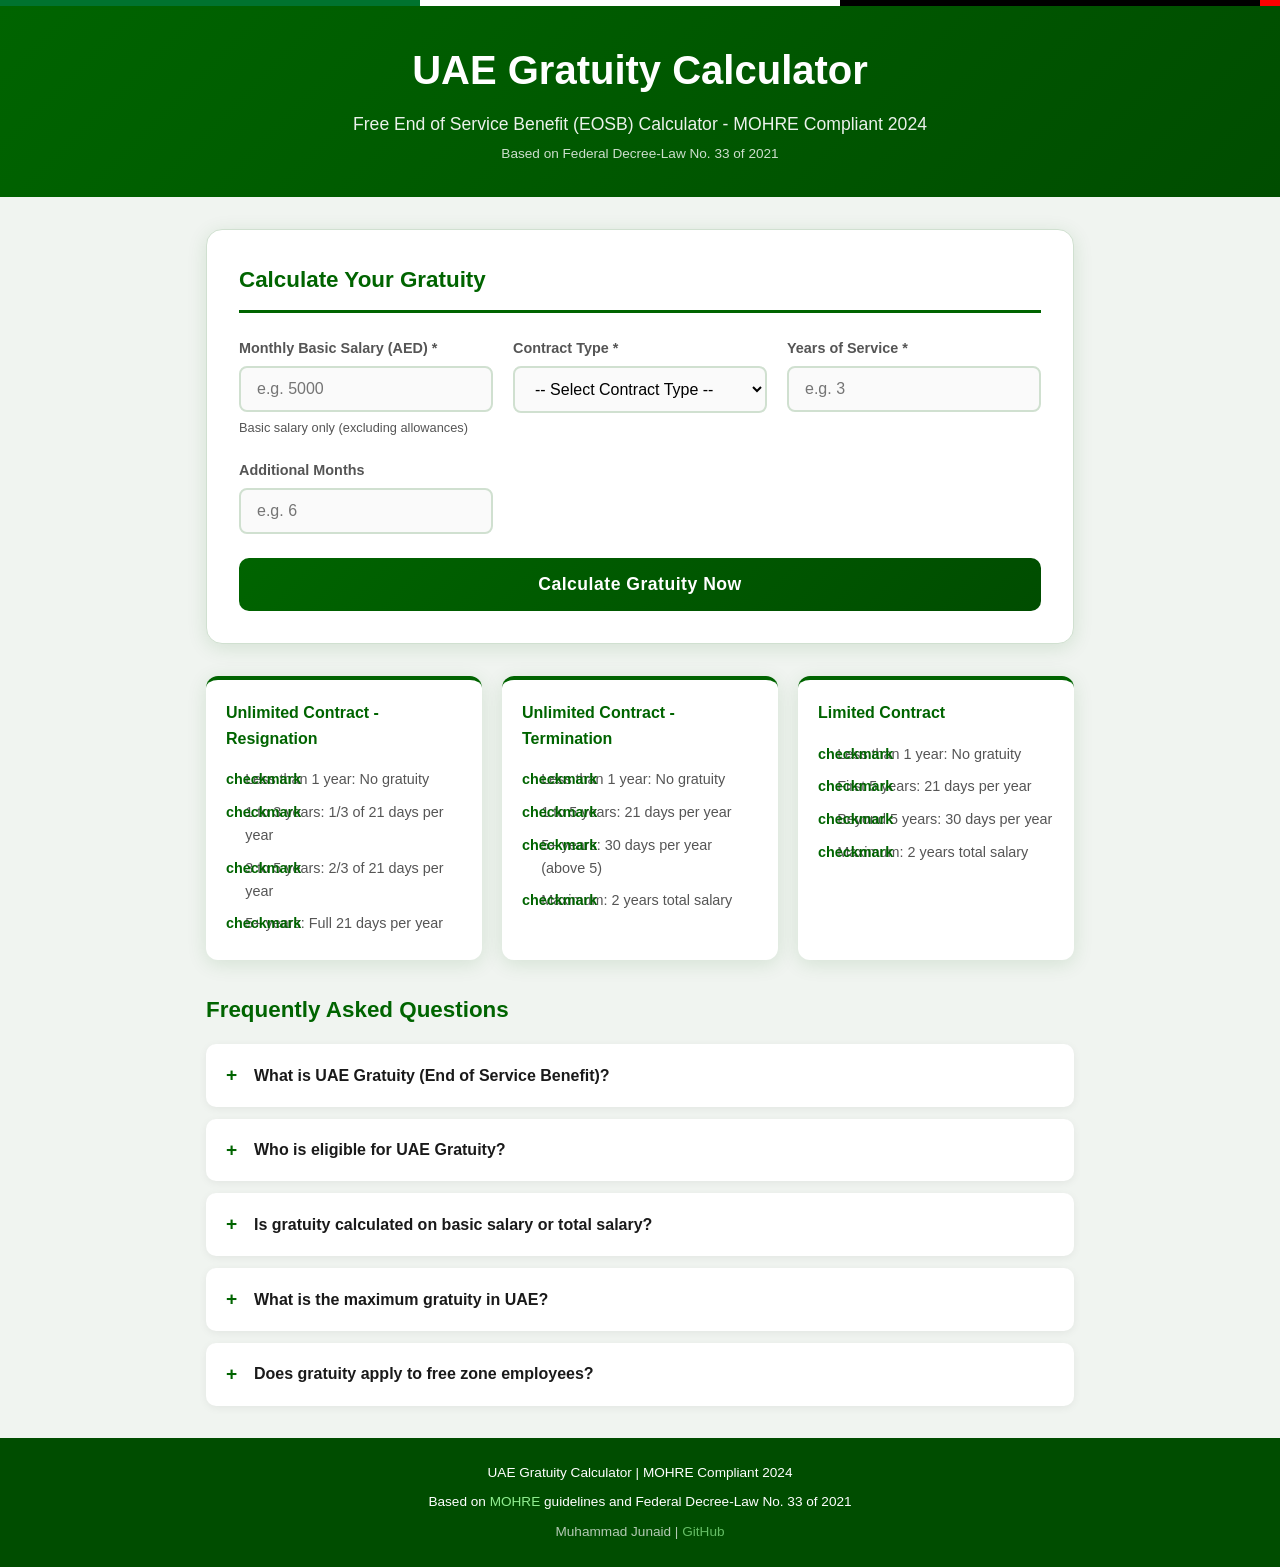
<file: index.html>
<!DOCTYPE html>
<html lang="en">
<head>
  <meta charset="UTF-8">
  <meta name="viewport" content="width=device-width, initial-scale=1.0">
  <title>UAE Gratuity Calculator 2024 | Free End of Service Benefit Calculator</title>
  <meta name="description" content="Calculate your UAE Gratuity (End of Service Benefit) instantly. Free MOHRE-compliant calculator for Limited and Unlimited contracts. Based on UAE Labour Law 2024.">
  <meta name="keywords" content="UAE gratuity calculator, end of service benefit UAE, EOSB calculator, gratuity calculation 2024, UAE labour law gratuity, MOHRE gratuity, Dubai gratuity calculator, limited contract gratuity, unlimited contract gratuity">
  <meta name="author" content="Muhammad Junaid">
  <meta name="robots" content="index, follow">
  <link rel="canonical" href="https://mjunaid8204.github.io/gratuity-calculator-uae-pro/">
  <meta property="og:type" content="website">
  <meta property="og:title" content="UAE Gratuity Calculator 2024 | Free End of Service Benefit Calculator">
  <meta property="og:description" content="Free MOHRE-compliant UAE Gratuity Calculator. Calculate End of Service Benefits for Limited and Unlimited contracts instantly.">
  <meta property="og:url" content="https://mjunaid8204.github.io/gratuity-calculator-uae-pro/">
  <meta name="twitter:card" content="summary_large_image">
  <meta name="twitter:title" content="UAE Gratuity Calculator 2024">
  <meta name="twitter:description" content="Free UAE End of Service Benefit Calculator. MOHRE compliant. Instant results.">
  <script type="application/ld+json">{"@context":"https://schema.org","@type":"WebApplication","name":"UAE Gratuity Calculator","url":"https://mjunaid8204.github.io/gratuity-calculator-uae-pro/","description":"Free UAE Gratuity End of Service Benefit Calculator. MOHRE compliant 2024.","applicationCategory":"FinanceApplication","operatingSystem":"Any","offers":{"@type":"Offer","price":"0","priceCurrency":"AED"}}</script>
  <script type="application/ld+json">{"@context":"https://schema.org","@type":"FAQPage","mainEntity":[{"@type":"Question","name":"How is UAE gratuity calculated?","acceptedAnswer":{"@type":"Answer","text":"UAE gratuity is calculated based on 21 days of basic salary for each year of the first 5 years, and 30 days for each year beyond 5 years."}},{"@type":"Question","name":"Who is eligible for UAE gratuity?","acceptedAnswer":{"@type":"Answer","text":"Employees who have completed at least 1 year of continuous service in UAE private sector are eligible."}},{"@type":"Question","name":"What is the maximum UAE gratuity?","acceptedAnswer":{"@type":"Answer","text":"The maximum gratuity is 2 years of basic salary."}}]}</script>
  <style>
    *,*::before,*::after{box-sizing:border-box;margin:0;padding:0}
    :root{--primary:#006400;--primary-dark:#004d00;--bg:#f0f4f0;--card:#fff;--text:#1a1a1a;--text-light:#555;--border:#d0e0d0;--success:#28a745;--shadow:0 4px 20px rgba(0,100,0,.12)}
    body{font-family:'Segoe UI',Tahoma,Geneva,Verdana,sans-serif;background:var(--bg);color:var(--text);line-height:1.6;min-height:100vh}
    .flag-stripe{display:flex;height:6px}
    .flag-stripe span:nth-child(1){background:#00732f;flex:1}
    .flag-stripe span:nth-child(2){background:#fff;flex:1}
    .flag-stripe span:nth-child(3){background:#000;flex:1}
    .flag-stripe span:nth-child(4){background:#ff0000;width:20px}
    header{background:linear-gradient(135deg,var(--primary),var(--primary-dark));color:#fff;padding:2rem 1rem;text-align:center}
    header h1{font-size:clamp(1.5rem,4vw,2.5rem);font-weight:800;margin-bottom:.5rem}
    header p{font-size:clamp(.85rem,2vw,1.1rem);opacity:.92;max-width:600px;margin:0 auto}
    main{max-width:900px;margin:2rem auto;padding:0 1rem}
    .card{background:var(--card);border-radius:16px;box-shadow:var(--shadow);padding:2rem;margin-bottom:2rem;border:1px solid var(--border)}
    .card h2{color:var(--primary);font-size:1.4rem;margin-bottom:1.5rem;padding-bottom:.75rem;border-bottom:3px solid var(--primary)}
    .form-grid{display:grid;grid-template-columns:repeat(auto-fit,minmax(240px,1fr));gap:1.25rem;margin-bottom:1.5rem}
    .form-group{display:flex;flex-direction:column;gap:.4rem}
    label{font-weight:600;font-size:.9rem;color:var(--text-light)}
    input,select{padding:.75rem 1rem;border:2px solid var(--border);border-radius:8px;font-size:1rem;background:#fafafa;transition:border-color .2s;width:100%}
    input:focus,select:focus{outline:none;border-color:var(--primary);box-shadow:0 0 0 3px rgba(0,100,0,.1);background:#fff}
    .btn{width:100%;padding:1rem 2rem;background:linear-gradient(135deg,var(--primary),var(--primary-dark));color:#fff;border:none;border-radius:10px;font-size:1.1rem;font-weight:700;cursor:pointer;transition:transform .2s,box-shadow .2s;letter-spacing:.5px}
    .btn:hover{transform:translateY(-2px);box-shadow:0 6px 20px rgba(0,100,0,.35)}
    .result{display:none;background:linear-gradient(135deg,#e8f5e9,#f1f8e9);border:2px solid var(--success);border-radius:12px;padding:1.5rem;margin-top:1.5rem}
    .result.show{display:block;animation:fadeIn .4s ease}
    @keyframes fadeIn{from{opacity:0;transform:translateY(-10px)}to{opacity:1;transform:translateY(0)}}
    .result-amount{font-size:2.5rem;font-weight:800;color:var(--primary);text-align:center;padding:1rem;background:#fff;border-radius:10px;margin:1rem 0;box-shadow:0 2px 10px rgba(0,100,0,.1)}
    .breakdown{display:grid;grid-template-columns:repeat(auto-fit,minmax(180px,1fr));gap:.75rem;margin-top:1rem}
    .breakdown-item{background:#fff;padding:.75rem 1rem;border-radius:8px;border-left:4px solid var(--primary)}
    .breakdown-label{font-size:.8rem;color:var(--text-light);margin-bottom:.2rem}
    .breakdown-value{font-weight:700;color:var(--text)}
    .error{display:none;background:#fff5f5;border:2px solid #f44;border-radius:8px;padding:1rem;margin-top:1rem;color:#c00;font-weight:600}
    .error.show{display:block}
    .info-grid{display:grid;grid-template-columns:repeat(auto-fit,minmax(260px,1fr));gap:1.25rem;margin-bottom:2rem}
    .info-card{background:var(--card);border-radius:12px;padding:1.25rem;box-shadow:var(--shadow);border-top:4px solid var(--primary)}
    .info-card h3{color:var(--primary);margin-bottom:.75rem;font-size:1rem}
    .info-card ul{list-style:none;font-size:.9rem;color:var(--text-light)}
    .info-card ul li{padding:.3rem 0 .3rem 1.2rem;position:relative}
    .info-card ul li::before{content:'checkmark';position:absolute;left:0;color:var(--primary);font-weight:700}
    details{background:var(--card);border-radius:10px;margin-bottom:.75rem;box-shadow:0 2px 8px rgba(0,0,0,.06);overflow:hidden}
    summary{padding:1rem 1.25rem;cursor:pointer;font-weight:600;list-style:none;display:flex;align-items:center;gap:.5rem}
    summary::before{content:'+';font-size:1.2rem;color:var(--primary);font-weight:700;min-width:20px}
    details[open] summary::before{content:'-'}
    details p{padding:0 1.25rem 1rem;color:var(--text-light);font-size:.95rem}
    footer{background:var(--primary-dark);color:#fff;text-align:center;padding:1.5rem;font-size:.85rem}
    footer a{color:#90ee90;text-decoration:none}
    @media(max-width:600px){.card{padding:1.25rem}.result-amount{font-size:1.8rem}}
  </style>
</head>
<body>
  <div class="flag-stripe"><span></span><span></span><span></span><span></span></div>
  <header>
    <h1>UAE Gratuity Calculator</h1>
    <p>Free End of Service Benefit (EOSB) Calculator - MOHRE Compliant 2024</p>
    <p style="margin-top:.3rem;font-size:.85rem;opacity:.8">Based on Federal Decree-Law No. 33 of 2021</p>
  </header>
  <main>
    <section class="card" aria-label="Gratuity Calculator">
      <h2>Calculate Your Gratuity</h2>
      <div class="form-grid">
        <div class="form-group">
          <label for="salary">Monthly Basic Salary (AED) *</label>
          <input type="number" id="salary" placeholder="e.g. 5000" min="0" step="0.01" required>
          <small style="color:var(--text-light);font-size:.8rem">Basic salary only (excluding allowances)</small>
        </div>
        <div class="form-group">
          <label for="contract">Contract Type *</label>
          <select id="contract">
            <option value="">-- Select Contract Type --</option>
            <option value="unlimited_resign">Unlimited Contract - Resigned</option>
            <option value="unlimited_terminate">Unlimited Contract - Terminated</option>
            <option value="limited">Limited Contract</option>
          </select>
        </div>
        <div class="form-group">
          <label for="years">Years of Service *</label>
          <input type="number" id="years" placeholder="e.g. 3" min="0" step="0.01" required>
        </div>
        <div class="form-group">
          <label for="months">Additional Months</label>
          <input type="number" id="months" placeholder="e.g. 6" min="0" max="11" step="1">
        </div>
      </div>
      <button class="btn" onclick="calc()" aria-label="Calculate Gratuity">Calculate Gratuity Now</button>
      <div class="error" id="err" role="alert"></div>
      <div class="result" id="res" role="region" aria-label="Result">
        <div style="font-weight:700;color:#2e7d32;margin-bottom:1rem">Your Estimated Gratuity</div>
        <div class="result-amount" id="amt"></div>
        <div class="breakdown" id="brk"></div>
        <p style="margin-top:1rem;font-size:.8rem;color:var(--text-light)">This is an estimate. Consult MOHRE or a legal professional for exact amounts.</p>
      </div>
    </section>
    <div class="info-grid" aria-label="Contract Information">
      <div class="info-card">
        <h3>Unlimited Contract - Resignation</h3>
        <ul>
          <li>Less than 1 year: No gratuity</li>
          <li>1 to 3 years: 1/3 of 21 days per year</li>
          <li>3 to 5 years: 2/3 of 21 days per year</li>
          <li>5+ years: Full 21 days per year</li>
        </ul>
      </div>
      <div class="info-card">
        <h3>Unlimited Contract - Termination</h3>
        <ul>
          <li>Less than 1 year: No gratuity</li>
          <li>1 to 5 years: 21 days per year</li>
          <li>5+ years: 30 days per year (above 5)</li>
          <li>Maximum: 2 years total salary</li>
        </ul>
      </div>
      <div class="info-card">
        <h3>Limited Contract</h3>
        <ul>
          <li>Less than 1 year: No gratuity</li>
          <li>First 5 years: 21 days per year</li>
          <li>Beyond 5 years: 30 days per year</li>
          <li>Maximum: 2 years total salary</li>
        </ul>
      </div>
    </div>
    <section aria-label="FAQ">
      <h2 style="color:var(--primary);margin-bottom:1rem;font-size:1.4rem">Frequently Asked Questions</h2>
      <details>
        <summary>What is UAE Gratuity (End of Service Benefit)?</summary>
        <p>UAE Gratuity is a mandatory payment employers must make to employees upon end of employment. It requires at least 1 year of service and is governed by Federal Decree-Law No. 33 of 2021.</p>
      </details>
      <details>
        <summary>Who is eligible for UAE Gratuity?</summary>
        <p>All private sector employees in the UAE who have completed at least 1 year of continuous service. The employer must pay gratuity regardless of whether the employee resigned or was terminated.</p>
      </details>
      <details>
        <summary>Is gratuity calculated on basic salary or total salary?</summary>
        <p>Gratuity is calculated on the basic salary only, excluding allowances such as housing, transport, and other benefits, unless the employment contract states otherwise.</p>
      </details>
      <details>
        <summary>What is the maximum gratuity in UAE?</summary>
        <p>The maximum gratuity an employee can receive is equivalent to 2 years of basic salary, regardless of how many years they have served.</p>
      </details>
      <details>
        <summary>Does gratuity apply to free zone employees?</summary>
        <p>Generally yes. However, some free zones like DIFC and ADGM have their own employment laws and EOSB schemes that may differ from the mainland UAE Labour Law.</p>
      </details>
    </section>
  </main>
  <footer>
    <p>UAE Gratuity Calculator | MOHRE Compliant 2024</p>
    <p style="margin-top:.5rem">Based on <a href="https://mohre.gov.ae" target="_blank" rel="noopener">MOHRE</a> guidelines and Federal Decree-Law No. 33 of 2021</p>
    <p style="margin-top:.5rem;opacity:.7">Muhammad Junaid | <a href="https://github.com/mjunaid8204/gratuity-calculator-uae-pro" target="_blank" rel="noopener">GitHub</a></p>
  </footer>
  <script>
    function calc(){
      const err=document.getElementById('err'),res=document.getElementById('res');
      err.classList.remove('show');res.classList.remove('show');
      const salary=parseFloat(document.getElementById('salary').value);
      const contract=document.getElementById('contract').value;
      const y=parseFloat(document.getElementById('years').value)||0;
      const m=parseFloat(document.getElementById('months').value)||0;
      if(!salary||salary<=0){showErr('Please enter a valid basic salary.');return;}
      if(!contract){showErr('Please select a contract type.');return;}
      const total=y+(m/12);
      if(total<1){showErr('Minimum 1 year of service required for gratuity.');return;}
      const daily=salary/30;
      let gratuity=0,note='';
      if(contract==='unlimited_resign'){
        if(total<3){gratuity=(21*daily*total)*(1/3);note='1/3 of 21 days x '+total.toFixed(2)+' years';}
        else if(total<5){gratuity=(21*daily*total)*(2/3);note='2/3 of 21 days x '+total.toFixed(2)+' years';}
        else{gratuity=21*daily*total;note='Full 21 days x '+total.toFixed(2)+' years';}
      }else if(contract==='unlimited_terminate'){
        if(total<=5){gratuity=21*daily*total;note='21 days x '+total.toFixed(2)+' years';}
        else{gratuity=(21*daily*5)+(30*daily*(total-5));note='(21 days x 5) + (30 days x '+(total-5).toFixed(2)+')';}
      }else{
        if(total<=5){gratuity=21*daily*total;note='21 days x '+total.toFixed(2)+' years';}
        else{gratuity=(21*daily*5)+(30*daily*(total-5));note='(21 days x 5) + (30 days x '+(total-5).toFixed(2)+')';}
      }
      const max=salary*24;
      const capped=gratuity>max;
      if(capped)gratuity=max;
      document.getElementById('amt').textContent='AED '+gratuity.toLocaleString('en-AE',{minimumFractionDigits:2,maximumFractionDigits:2});
      document.getElementById('brk').innerHTML='<div class="breakdown-item"><div class="breakdown-label">Daily Salary</div><div class="breakdown-value">AED '+daily.toFixed(2)+'</div></div><div class="breakdown-item"><div class="breakdown-label">Total Service</div><div class="breakdown-value">'+total.toFixed(2)+' Years</div></div><div class="breakdown-item"><div class="breakdown-label">Formula</div><div class="breakdown-value" style="font-size:.85rem">'+note+'</div></div>'+(capped?'<div class="breakdown-item" style="border-color:#ff6600"><div class="breakdown-label">Note</div><div class="breakdown-value" style="color:#ff6600;font-size:.85rem">Capped at 2 years max</div></div>':'');
      res.classList.add('show');
      res.scrollIntoView({behavior:'smooth',block:'nearest'});
    }
    function showErr(msg){const el=document.getElementById('err');el.textContent='Warning: '+msg;el.classList.add('show');}
    document.addEventListener('keypress',function(e){if(e.key==='Enter')calc();});
  </script>
</body>
</html>
</file>
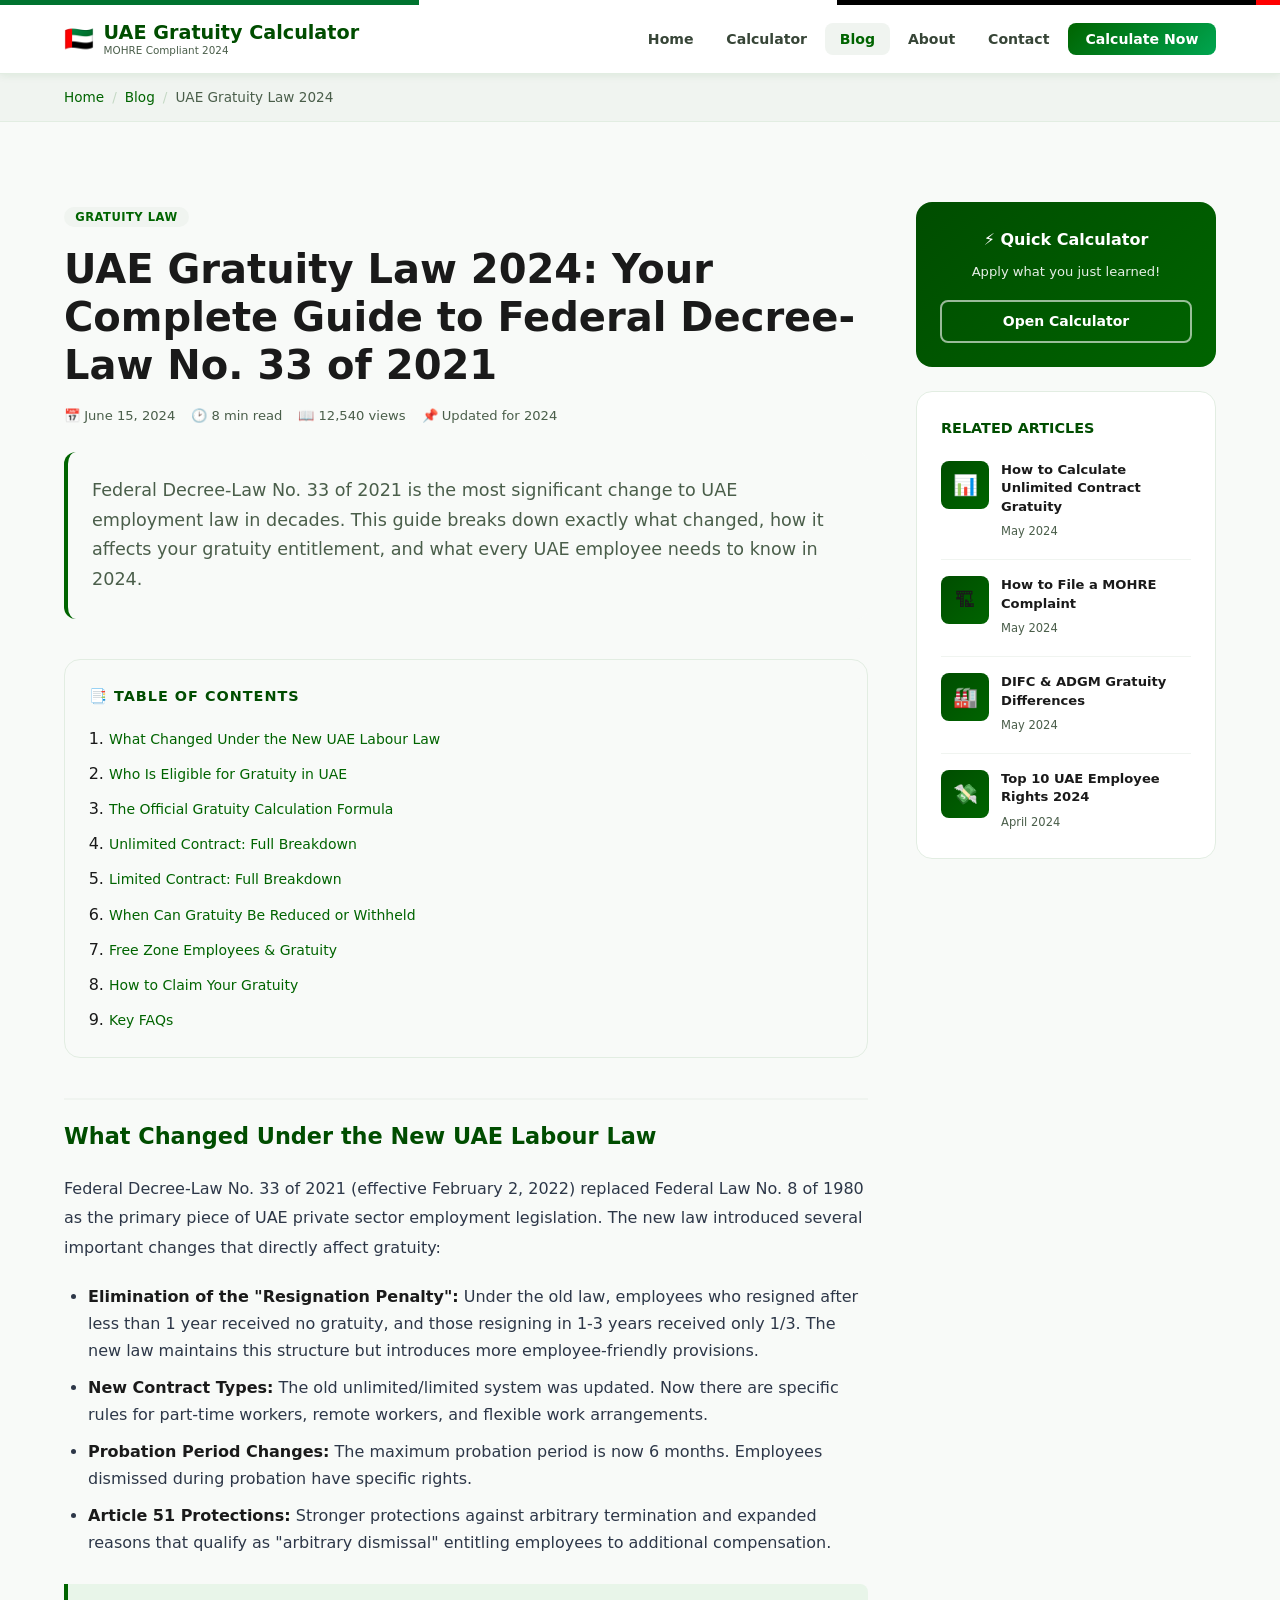
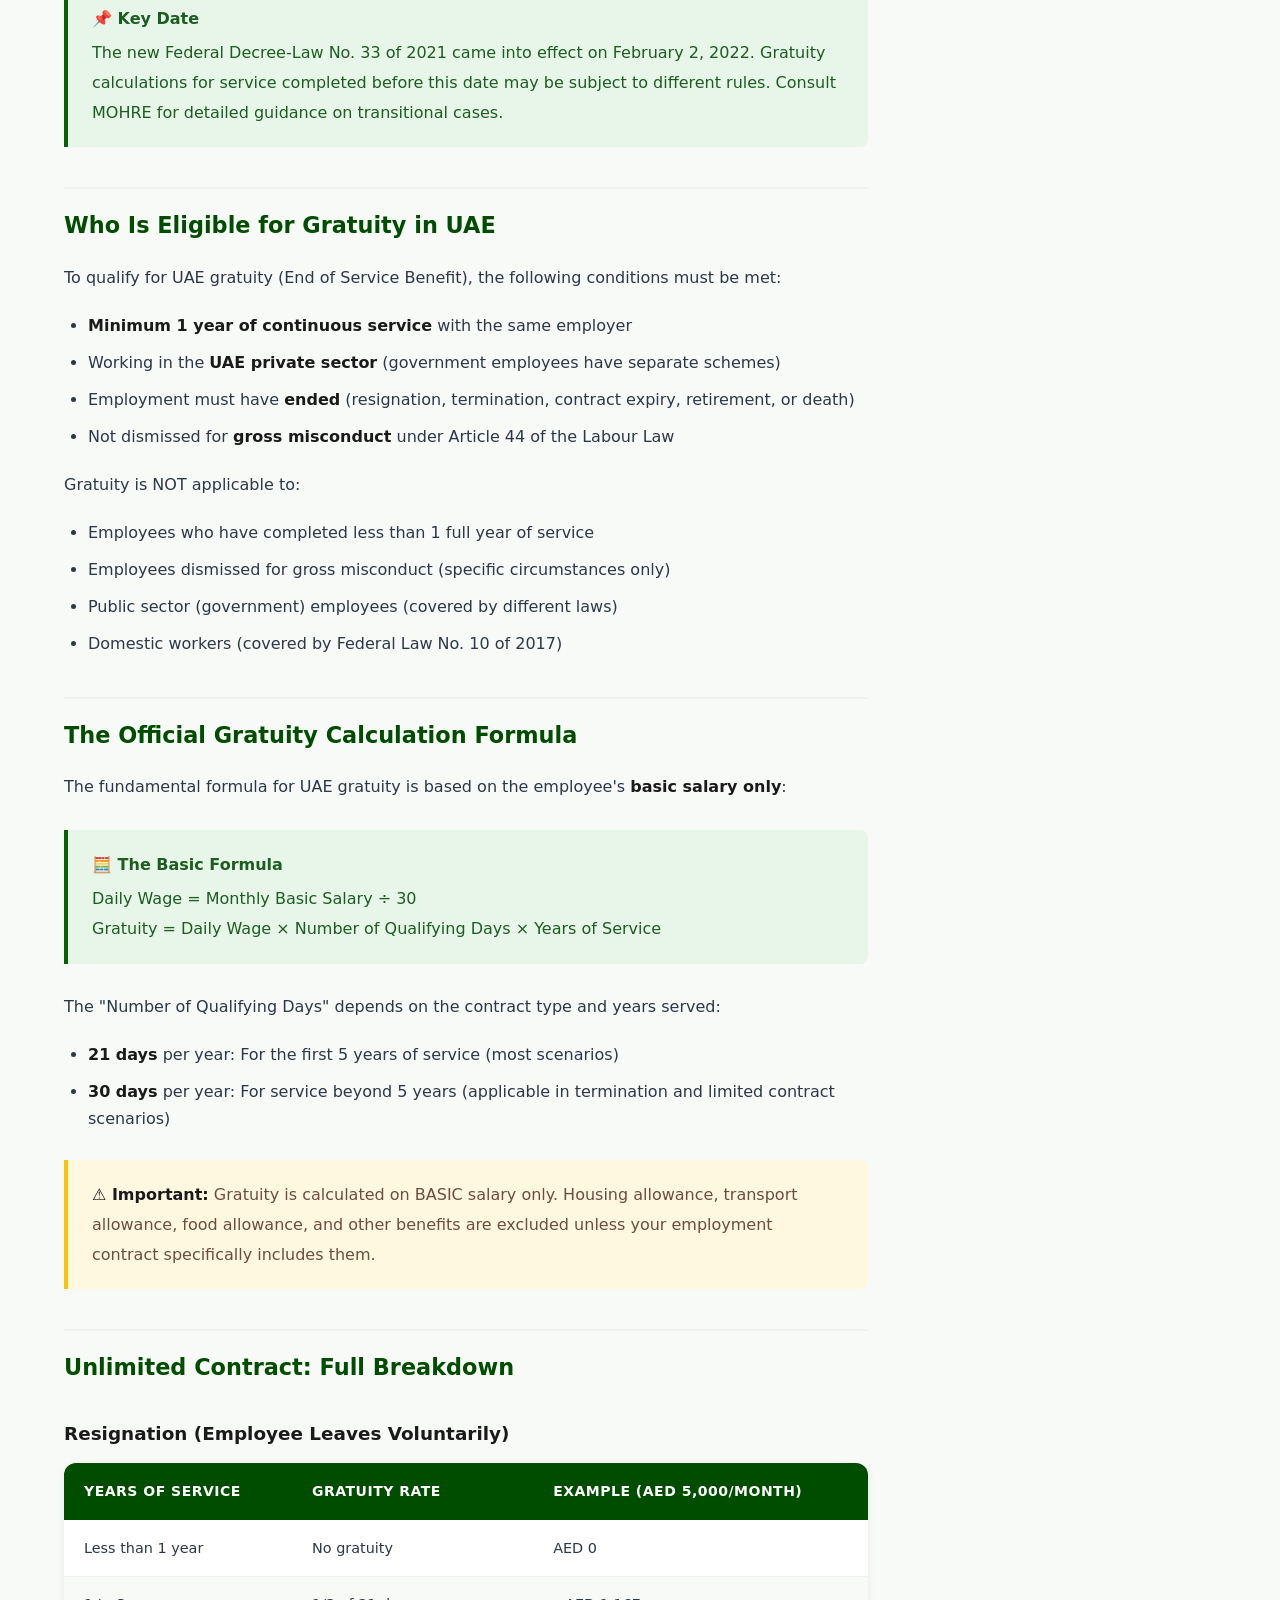
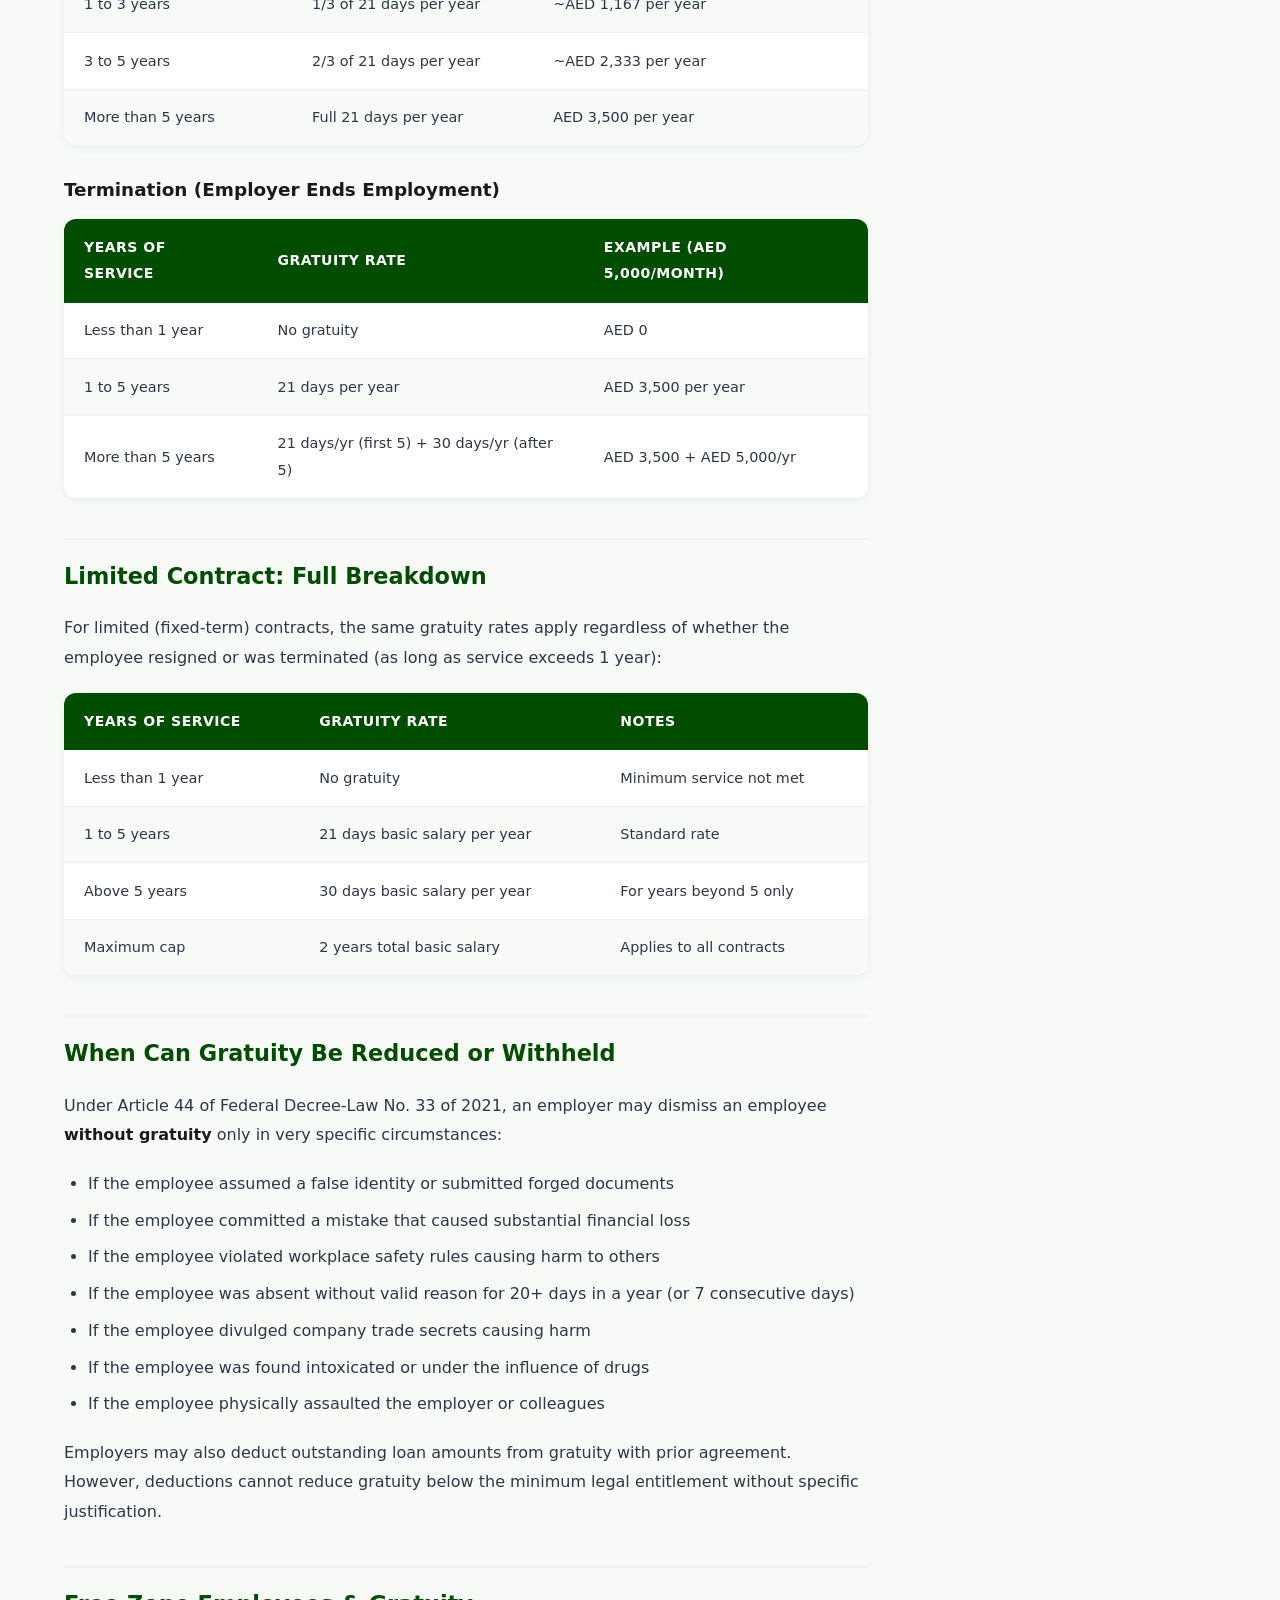
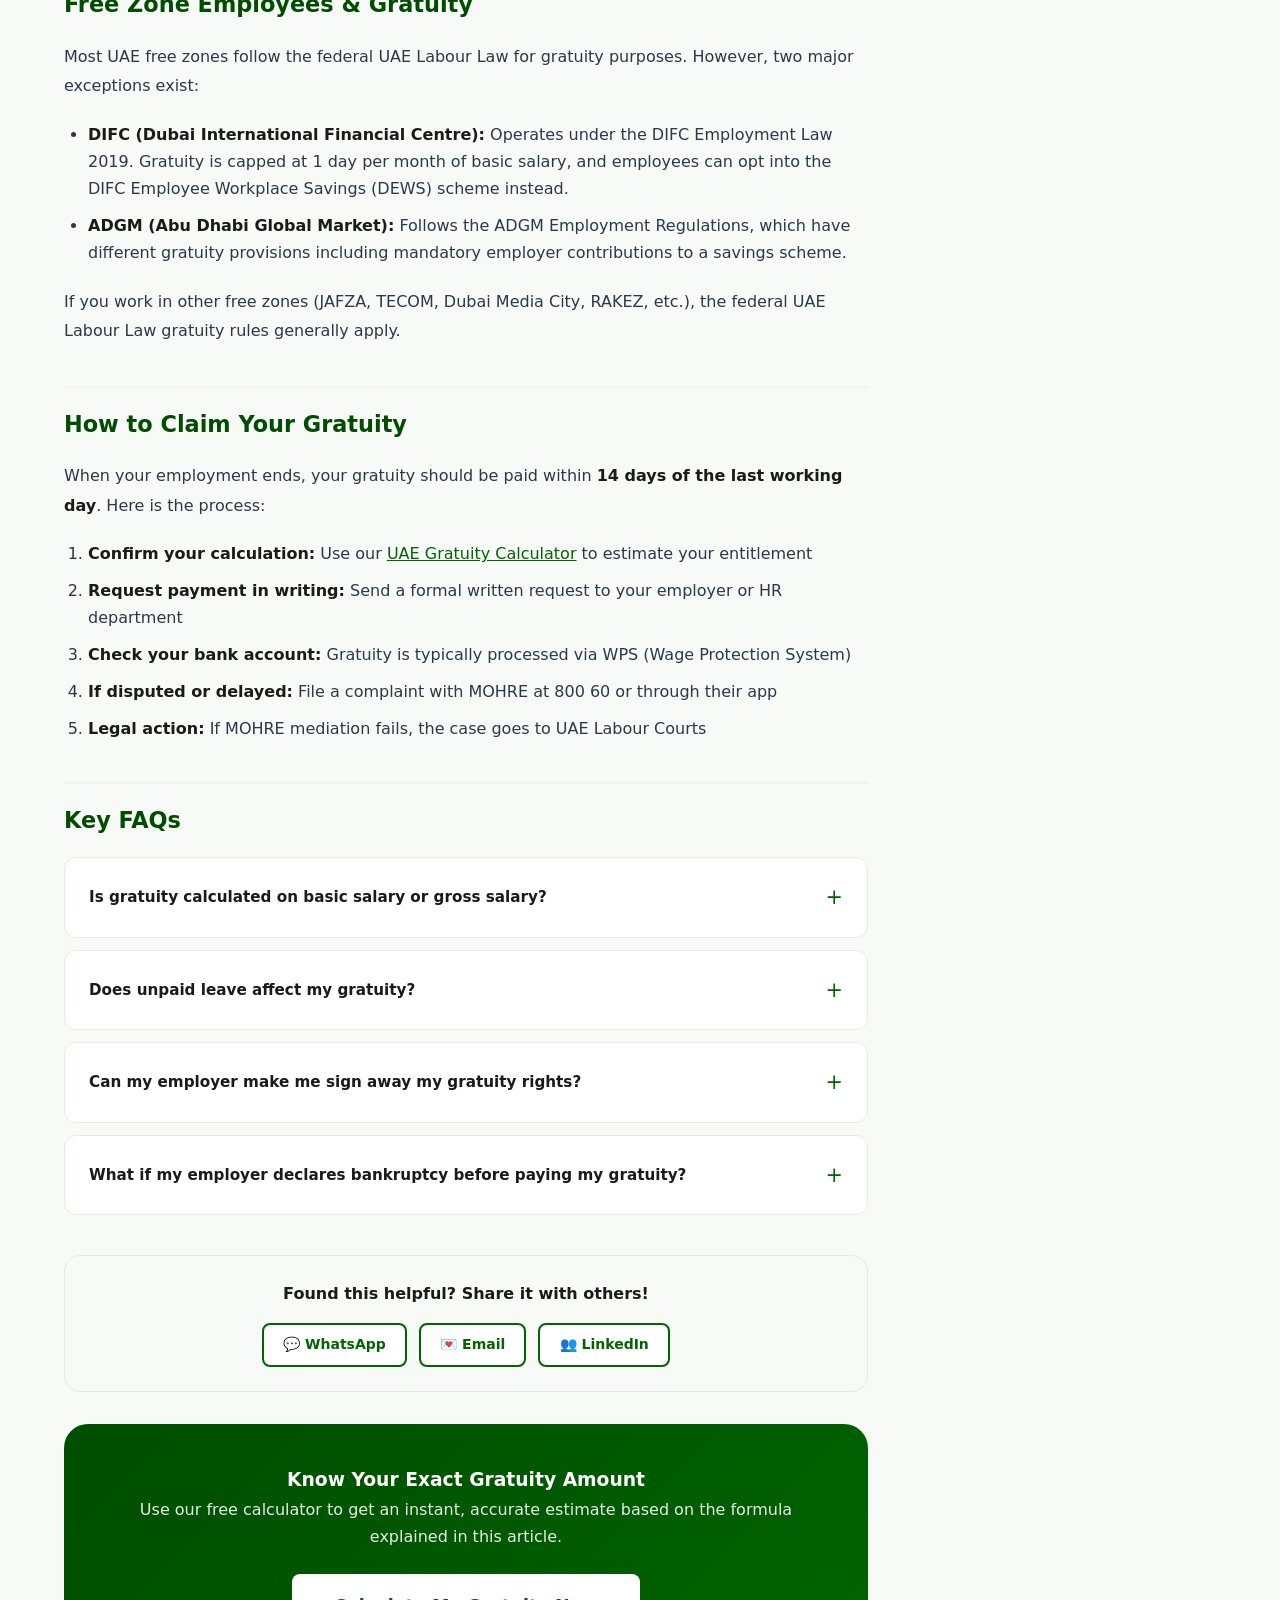
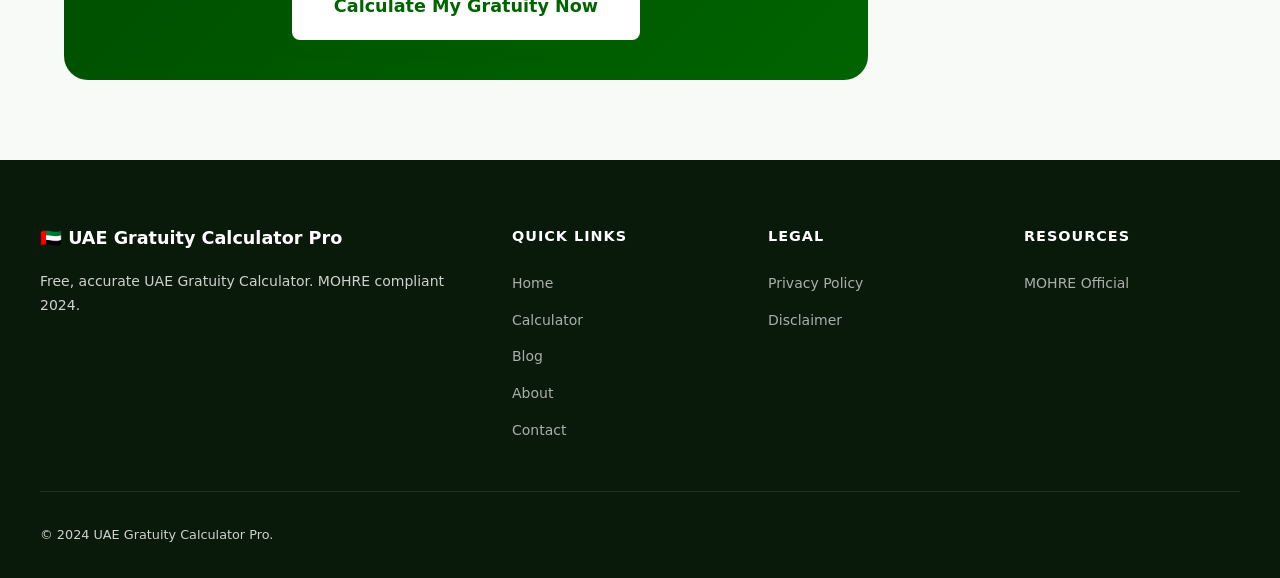
<file: blog-uae-gratuity-law-2024.html>
<!DOCTYPE html>
<html lang="en">
<head>
  <meta charset="UTF-8">
  <meta name="viewport" content="width=device-width, initial-scale=1.0">
  <title>UAE Gratuity Law 2024: Complete Guide to Federal Decree-Law No. 33 | UAE Gratuity Calculator Pro</title>
  <meta name="description" content="Complete guide to UAE Gratuity Law 2024. Understand Federal Decree-Law No. 33 of 2021, how it changed gratuity calculations, eligibility criteria, and what it means for UAE employees.">
  <meta name="keywords" content="UAE gratuity law 2024, Federal Decree-Law No 33 2021, UAE labour law gratuity, MOHRE 2024 gratuity rules, end of service benefit UAE 2024, UAE employment law changes">
  <meta name="robots" content="index, follow">
  <link rel="canonical" href="https://mjunaid8204.github.io/gratuity-calculator-uae-pro/blog-uae-gratuity-law-2024.html">
  <meta property="og:type" content="article">
  <meta property="og:title" content="UAE Gratuity Law 2024: Complete Guide to Federal Decree-Law No. 33">
  <meta property="og:description" content="Everything you need to know about UAE Gratuity rights under the new 2024 Labour Law.">
  <meta property="article:published_time" content="2024-06-15T00:00:00Z">
  <meta property="article:modified_time" content="2024-06-15T00:00:00Z">
  <meta property="article:author" content="UAE Gratuity Calculator Pro">
  <meta property="article:section" content="Gratuity Law">
  <link rel="stylesheet" href="style.css">
  <script type="application/ld+json">
  {
    "@context": "https://schema.org",
    "@type": "Article",
    "headline": "UAE Gratuity Law 2024: Complete Guide to Federal Decree-Law No. 33",
    "description": "Complete guide to UAE Gratuity law changes in 2024 under Federal Decree-Law No. 33 of 2021",
    "datePublished": "2024-06-15",
    "dateModified": "2024-06-15",
    "author": {"@type": "Organization", "name": "UAE Gratuity Calculator Pro"},
    "publisher": {"@type": "Organization", "name": "UAE Gratuity Calculator Pro"},
    "mainEntityOfPage": {"@type": "WebPage", "@id": "https://mjunaid8204.github.io/gratuity-calculator-uae-pro/blog-uae-gratuity-law-2024.html"},
    "keywords": "UAE gratuity law, Federal Decree-Law No. 33, MOHRE, end of service benefit"
  }
  </script>
  <style>
    .article-layout { display: grid; grid-template-columns: 1fr 300px; gap: 3rem; align-items: start; }
    .article-header { margin-bottom: 2.5rem; }
    .article-meta { display: flex; flex-wrap: wrap; gap: 1rem; margin-bottom: 1.5rem; font-size: 0.82rem; color: var(--gray-600); }
    .article-meta span { display: flex; align-items: center; gap: 0.3rem; }
    .article-body { font-size: 1rem; line-height: 1.85; color: #2d3748; }
    .article-body h2 { font-size: 1.4rem; font-weight: 800; color: var(--green-dark); margin: 2.5rem 0 1rem; padding-top: 1rem; border-top: 2px solid var(--gray-100); }
    .article-body h3 { font-size: 1.15rem; font-weight: 700; color: var(--black); margin: 1.75rem 0 0.75rem; }
    .article-body p { margin-bottom: 1.25rem; }
    .article-body ul, .article-body ol { padding-left: 1.5rem; margin-bottom: 1.25rem; }
    .article-body ul li, .article-body ol li { margin-bottom: 0.6rem; line-height: 1.7; }
    .article-body strong { color: var(--black); }
    .article-body a { color: var(--green); text-decoration: underline; }
    .call-out { background: #e8f5e9; border-left: 4px solid var(--green); border-radius: 0 var(--radius-sm) var(--radius-sm) 0; padding: 1.25rem 1.5rem; margin: 1.75rem 0; }
    .call-out p { margin-bottom: 0; color: #1b5e20; }
    .call-out strong { color: #1b5e20; display: block; margin-bottom: 0.3rem; }
    .warning-out { background: #fff8e1; border-left: 4px solid #ffc107; border-radius: 0 var(--radius-sm) var(--radius-sm) 0; padding: 1.25rem 1.5rem; margin: 1.75rem 0; }
    .warning-out p { margin-bottom: 0; color: #6d4c41; }
    .article-toc { background: var(--gray-50); border: 1px solid var(--gray-200); border-radius: var(--radius-lg); padding: 1.5rem; margin-bottom: 2.5rem; }
    .article-toc h3 { color: var(--green-dark); font-size: 0.9rem; text-transform: uppercase; letter-spacing: 1px; margin-bottom: 1rem; }
    .article-toc ol { padding-left: 1.25rem; display: flex; flex-direction: column; gap: 0.5rem; }
    .article-toc ol li a { color: var(--green); font-size: 0.875rem; }
    .article-share { background: var(--gray-50); border-radius: var(--radius-lg); padding: 1.5rem; text-align: center; margin-top: 2.5rem; border: 1px solid var(--gray-200); }
    .article-share h4 { margin-bottom: 1rem; color: var(--black); }
    .share-btns { display: flex; justify-content: center; gap: 0.75rem; flex-wrap: wrap; }
    .article-sidebar { position: sticky; top: 80px; }
    .sidebar-calc { background: linear-gradient(135deg, var(--green-dark), var(--green)); color: white; border-radius: var(--radius-lg); padding: 1.5rem; margin-bottom: 1.5rem; text-align: center; }
    .sidebar-calc h4 { margin-bottom: 0.5rem; }
    .sidebar-calc p { font-size: 0.82rem; opacity: 0.9; margin-bottom: 1rem; }
    .related-articles { background: white; border-radius: var(--radius-lg); border: 1px solid var(--gray-200); padding: 1.5rem; }
    .related-articles h4 { color: var(--green-dark); font-size: 0.9rem; text-transform: uppercase; margin-bottom: 1.25rem; }
    .related-item { display: flex; gap: 0.75rem; margin-bottom: 1rem; padding-bottom: 1rem; border-bottom: 1px solid var(--gray-100); }
    .related-item:last-child { border-bottom: none; margin-bottom: 0; padding-bottom: 0; }
    .related-item-icon { width: 48px; height: 48px; border-radius: var(--radius-sm); background: linear-gradient(135deg, var(--green-dark), var(--green)); display: flex; align-items: center; justify-content: center; font-size: 1.25rem; flex-shrink: 0; }
    .related-item h5 { font-size: 0.82rem; font-weight: 700; color: var(--black); line-height: 1.4; }
    .related-item h5 a { color: var(--black); }
    .related-item h5 a:hover { color: var(--green); }
    .related-item span { font-size: 0.72rem; color: var(--gray-600); }
    @media(max-width:900px){ .article-layout{grid-template-columns:1fr;} .article-sidebar{position:static;} }
  </style>
</head>
<body>
  <div class="flag-stripe" aria-hidden="true"><span></span><span></span><span></span><span></span></div>
  <nav class="navbar" role="navigation" aria-label="Main navigation">
    <div class="nav-container">
      <a href="index.html" class="nav-logo"><span class="flag">&#127462;&#127466;</span><div class="logo-text">UAE Gratuity <strong>Calculator</strong><span class="logo-sub">MOHRE Compliant 2024</span></div></a>
      <ul class="nav-links" id="navLinks">
        <li><a href="index.html">Home</a></li><li><a href="calculator.html">Calculator</a></li><li><a href="blog.html" class="active">Blog</a></li><li><a href="about.html">About</a></li><li><a href="contact.html">Contact</a></li><li><a href="calculator.html" class="nav-cta">Calculate Now</a></li>
      </ul>
      <button class="hamburger" onclick="document.getElementById('navLinks').classList.toggle('open')" aria-label="Toggle menu"><span></span><span></span><span></span></button>
    </div>
  </nav>
  <nav class="breadcrumb"><div class="container"><ol class="breadcrumb-list"><li><a href="index.html">Home</a></li><li><a href="blog.html">Blog</a></li><li>UAE Gratuity Law 2024</li></ol></div></nav>
  <section class="section">
    <div class="container">
      <div class="article-layout">
        <main>
          <div class="article-header">
            <div style="margin-bottom:1rem"><span class="blog-tag">Gratuity Law</span></div>
            <h1 style="font-size:clamp(1.75rem,4vw,2.5rem);font-weight:900;line-height:1.2;margin-bottom:1rem">UAE Gratuity Law 2024: Your Complete Guide to Federal Decree-Law No. 33 of 2021</h1>
            <div class="article-meta">
              <span>&#128197; June 15, 2024</span>
              <span>&#128337; 8 min read</span>
              <span>&#128214; 12,540 views</span>
              <span>&#128204; Updated for 2024</span>
            </div>
            <p style="font-size:1.1rem;color:var(--gray-600);line-height:1.7;padding:1.5rem;background:var(--gray-50);border-radius:var(--radius-md);border-left:4px solid var(--green)">Federal Decree-Law No. 33 of 2021 is the most significant change to UAE employment law in decades. This guide breaks down exactly what changed, how it affects your gratuity entitlement, and what every UAE employee needs to know in 2024.</p>
          </div>

          <!-- TOC -->
          <div class="article-toc">
            <h3>&#128209; Table of Contents</h3>
            <ol>
              <li><a href="#what-changed">What Changed Under the New UAE Labour Law</a></li>
              <li><a href="#who-eligible">Who Is Eligible for Gratuity in UAE</a></li>
              <li><a href="#formula">The Official Gratuity Calculation Formula</a></li>
              <li><a href="#unlimited">Unlimited Contract: Full Breakdown</a></li>
              <li><a href="#limited">Limited Contract: Full Breakdown</a></li>
              <li><a href="#deductions">When Can Gratuity Be Reduced or Withheld</a></li>
              <li><a href="#freezone">Free Zone Employees &amp; Gratuity</a></li>
              <li><a href="#claim">How to Claim Your Gratuity</a></li>
              <li><a href="#faq">Key FAQs</a></li>
            </ol>
          </div>

          <div class="article-body">
            <h2 id="what-changed">What Changed Under the New UAE Labour Law</h2>
            <p>Federal Decree-Law No. 33 of 2021 (effective February 2, 2022) replaced Federal Law No. 8 of 1980 as the primary piece of UAE private sector employment legislation. The new law introduced several important changes that directly affect gratuity:</p>
            <ul>
              <li><strong>Elimination of the "Resignation Penalty":</strong> Under the old law, employees who resigned after less than 1 year received no gratuity, and those resigning in 1-3 years received only 1/3. The new law maintains this structure but introduces more employee-friendly provisions.</li>
              <li><strong>New Contract Types:</strong> The old unlimited/limited system was updated. Now there are specific rules for part-time workers, remote workers, and flexible work arrangements.</li>
              <li><strong>Probation Period Changes:</strong> The maximum probation period is now 6 months. Employees dismissed during probation have specific rights.</li>
              <li><strong>Article 51 Protections:</strong> Stronger protections against arbitrary termination and expanded reasons that qualify as "arbitrary dismissal" entitling employees to additional compensation.</li>
            </ul>

            <div class="call-out">
              <strong>&#128204; Key Date</strong>
              <p>The new Federal Decree-Law No. 33 of 2021 came into effect on February 2, 2022. Gratuity calculations for service completed before this date may be subject to different rules. Consult MOHRE for detailed guidance on transitional cases.</p>
            </div>

            <h2 id="who-eligible">Who Is Eligible for Gratuity in UAE</h2>
            <p>To qualify for UAE gratuity (End of Service Benefit), the following conditions must be met:</p>
            <ul>
              <li><strong>Minimum 1 year of continuous service</strong> with the same employer</li>
              <li>Working in the <strong>UAE private sector</strong> (government employees have separate schemes)</li>
              <li>Employment must have <strong>ended</strong> (resignation, termination, contract expiry, retirement, or death)</li>
              <li>Not dismissed for <strong>gross misconduct</strong> under Article 44 of the Labour Law</li>
            </ul>
            <p>Gratuity is NOT applicable to:</p>
            <ul>
              <li>Employees who have completed less than 1 full year of service</li>
              <li>Employees dismissed for gross misconduct (specific circumstances only)</li>
              <li>Public sector (government) employees (covered by different laws)</li>
              <li>Domestic workers (covered by Federal Law No. 10 of 2017)</li>
            </ul>

            <h2 id="formula">The Official Gratuity Calculation Formula</h2>
            <p>The fundamental formula for UAE gratuity is based on the employee's <strong>basic salary only</strong>:</p>
            <div class="call-out">
              <strong>&#129518; The Basic Formula</strong>
              <p>Daily Wage = Monthly Basic Salary &divide; 30<br>Gratuity = Daily Wage &times; Number of Qualifying Days &times; Years of Service</p>
            </div>
            <p>The "Number of Qualifying Days" depends on the contract type and years served:</p>
            <ul>
              <li><strong>21 days</strong> per year: For the first 5 years of service (most scenarios)</li>
              <li><strong>30 days</strong> per year: For service beyond 5 years (applicable in termination and limited contract scenarios)</li>
            </ul>
            <div class="warning-out"><p><strong>&#9888;&#65039; Important:</strong> Gratuity is calculated on BASIC salary only. Housing allowance, transport allowance, food allowance, and other benefits are excluded unless your employment contract specifically includes them.</p></div>

            <h2 id="unlimited">Unlimited Contract: Full Breakdown</h2>
            <h3>Resignation (Employee Leaves Voluntarily)</h3>
            <div class="table-wrapper" style="margin-bottom:1.5rem">
              <table>
                <thead><tr><th>Years of Service</th><th>Gratuity Rate</th><th>Example (AED 5,000/month)</th></tr></thead>
                <tbody>
                  <tr><td>Less than 1 year</td><td>No gratuity</td><td>AED 0</td></tr>
                  <tr><td>1 to 3 years</td><td>1/3 of 21 days per year</td><td>~AED 1,167 per year</td></tr>
                  <tr><td>3 to 5 years</td><td>2/3 of 21 days per year</td><td>~AED 2,333 per year</td></tr>
                  <tr><td>More than 5 years</td><td>Full 21 days per year</td><td>AED 3,500 per year</td></tr>
                </tbody>
              </table>
            </div>
            <h3>Termination (Employer Ends Employment)</h3>
            <div class="table-wrapper" style="margin-bottom:1.5rem">
              <table>
                <thead><tr><th>Years of Service</th><th>Gratuity Rate</th><th>Example (AED 5,000/month)</th></tr></thead>
                <tbody>
                  <tr><td>Less than 1 year</td><td>No gratuity</td><td>AED 0</td></tr>
                  <tr><td>1 to 5 years</td><td>21 days per year</td><td>AED 3,500 per year</td></tr>
                  <tr><td>More than 5 years</td><td>21 days/yr (first 5) + 30 days/yr (after 5)</td><td>AED 3,500 + AED 5,000/yr</td></tr>
                </tbody>
              </table>
            </div>

            <h2 id="limited">Limited Contract: Full Breakdown</h2>
            <p>For limited (fixed-term) contracts, the same gratuity rates apply regardless of whether the employee resigned or was terminated (as long as service exceeds 1 year):</p>
            <div class="table-wrapper" style="margin-bottom:1.5rem">
              <table>
                <thead><tr><th>Years of Service</th><th>Gratuity Rate</th><th>Notes</th></tr></thead>
                <tbody>
                  <tr><td>Less than 1 year</td><td>No gratuity</td><td>Minimum service not met</td></tr>
                  <tr><td>1 to 5 years</td><td>21 days basic salary per year</td><td>Standard rate</td></tr>
                  <tr><td>Above 5 years</td><td>30 days basic salary per year</td><td>For years beyond 5 only</td></tr>
                  <tr><td>Maximum cap</td><td>2 years total basic salary</td><td>Applies to all contracts</td></tr>
                </tbody>
              </table>
            </div>

            <h2 id="deductions">When Can Gratuity Be Reduced or Withheld</h2>
            <p>Under Article 44 of Federal Decree-Law No. 33 of 2021, an employer may dismiss an employee <strong>without gratuity</strong> only in very specific circumstances:</p>
            <ul>
              <li>If the employee assumed a false identity or submitted forged documents</li>
              <li>If the employee committed a mistake that caused substantial financial loss</li>
              <li>If the employee violated workplace safety rules causing harm to others</li>
              <li>If the employee was absent without valid reason for 20+ days in a year (or 7 consecutive days)</li>
              <li>If the employee divulged company trade secrets causing harm</li>
              <li>If the employee was found intoxicated or under the influence of drugs</li>
              <li>If the employee physically assaulted the employer or colleagues</li>
            </ul>
            <p>Employers may also deduct outstanding loan amounts from gratuity with prior agreement. However, deductions cannot reduce gratuity below the minimum legal entitlement without specific justification.</p>

            <h2 id="freezone">Free Zone Employees &amp; Gratuity</h2>
            <p>Most UAE free zones follow the federal UAE Labour Law for gratuity purposes. However, two major exceptions exist:</p>
            <ul>
              <li><strong>DIFC (Dubai International Financial Centre):</strong> Operates under the DIFC Employment Law 2019. Gratuity is capped at 1 day per month of basic salary, and employees can opt into the DIFC Employee Workplace Savings (DEWS) scheme instead.</li>
              <li><strong>ADGM (Abu Dhabi Global Market):</strong> Follows the ADGM Employment Regulations, which have different gratuity provisions including mandatory employer contributions to a savings scheme.</li>
            </ul>
            <p>If you work in other free zones (JAFZA, TECOM, Dubai Media City, RAKEZ, etc.), the federal UAE Labour Law gratuity rules generally apply.</p>

            <h2 id="claim">How to Claim Your Gratuity</h2>
            <p>When your employment ends, your gratuity should be paid within <strong>14 days of the last working day</strong>. Here is the process:</p>
            <ol>
              <li><strong>Confirm your calculation:</strong> Use our <a href="calculator.html">UAE Gratuity Calculator</a> to estimate your entitlement</li>
              <li><strong>Request payment in writing:</strong> Send a formal written request to your employer or HR department</li>
              <li><strong>Check your bank account:</strong> Gratuity is typically processed via WPS (Wage Protection System)</li>
              <li><strong>If disputed or delayed:</strong> File a complaint with MOHRE at 800 60 or through their app</li>
              <li><strong>Legal action:</strong> If MOHRE mediation fails, the case goes to UAE Labour Courts</li>
            </ol>

            <h2 id="faq">Key FAQs</h2>
            <div class="faq-list">
              <details class="faq-item">
                <summary>Is gratuity calculated on basic salary or gross salary?</summary>
                <div class="faq-body">Basic salary only. Do not include housing allowance, transport allowance, or any other benefits. However, if your contract states that certain allowances are part of your "basic wage", they may be included. Check your employment contract carefully.</div>
              </details>
              <details class="faq-item">
                <summary>Does unpaid leave affect my gratuity?</summary>
                <div class="faq-body">Yes. Authorized or unauthorized unpaid leave days are typically deducted from your total service period for gratuity calculation purposes. Get confirmation of the exact number of unpaid leave days from your employer or HR department.</div>
              </details>
              <details class="faq-item">
                <summary>Can my employer make me sign away my gratuity rights?</summary>
                <div class="faq-body">No. UAE Labour Law explicitly prohibits any contractual term that waives or reduces an employee's gratuity rights below the legal minimum. Any such clause in your employment contract is legally void and unenforceable.</div>
              </details>
              <details class="faq-item">
                <summary>What if my employer declares bankruptcy before paying my gratuity?</summary>
                <div class="faq-body">UAE law gives employees priority over most other creditors in insolvency proceedings for the recovery of wages and gratuity. File your claim with the court-appointed liquidator. MOHRE can also provide guidance in such situations.</div>
              </details>
            </div>
          </div>

          <!-- Share -->
          <div class="article-share">
            <h4>Found this helpful? Share it with others!</h4>
            <div class="share-btns">
              <a href="#" class="btn btn-outline btn-sm">&#128172; WhatsApp</a>
              <a href="#" class="btn btn-outline btn-sm">&#128140; Email</a>
              <a href="https://www.linkedin.com/shareArticle?url=https://mjunaid8204.github.io/gratuity-calculator-uae-pro/blog-uae-gratuity-law-2024.html" target="_blank" rel="noopener" class="btn btn-outline btn-sm">&#128101; LinkedIn</a>
            </div>
          </div>

          <!-- CTA -->
          <div style="background:linear-gradient(135deg,var(--green-dark),var(--green));border-radius:var(--radius-xl);padding:2.5rem;text-align:center;color:white;margin-top:2rem">
            <h3>Know Your Exact Gratuity Amount</h3>
            <p style="opacity:0.9;margin-bottom:1.5rem">Use our free calculator to get an instant, accurate estimate based on the formula explained in this article.</p>
            <a href="calculator.html" class="btn btn-primary btn-lg" style="background:white;color:var(--green)">Calculate My Gratuity Now</a>
          </div>
        </main>

        <!-- Sidebar -->
        <aside class="article-sidebar">
          <div class="sidebar-calc">
            <h4>&#9889; Quick Calculator</h4>
            <p>Apply what you just learned!</p>
            <a href="calculator.html" class="btn btn-secondary btn-full btn-sm">Open Calculator</a>
          </div>
          <div class="related-articles">
            <h4>Related Articles</h4>
            <div class="related-item">
              <div class="related-item-icon">&#128202;</div>
              <div><h5><a href="blog-unlimited-contract-gratuity.html">How to Calculate Unlimited Contract Gratuity</a></h5><span>May 2024</span></div>
            </div>
            <div class="related-item">
              <div class="related-item-icon">&#127959;</div>
              <div><h5><a href="blog-mohre-complaint-guide.html">How to File a MOHRE Complaint</a></h5><span>May 2024</span></div>
            </div>
            <div class="related-item">
              <div class="related-item-icon">&#127981;</div>
              <div><h5><a href="blog-difc-adgm-gratuity.html">DIFC &amp; ADGM Gratuity Differences</a></h5><span>May 2024</span></div>
            </div>
            <div class="related-item">
              <div class="related-item-icon">&#128184;</div>
              <div><h5><a href="blog-uae-employee-rights.html">Top 10 UAE Employee Rights 2024</a></h5><span>April 2024</span></div>
            </div>
          </div>
        </aside>
      </div>
    </div>
  </section>

  <footer role="contentinfo">
    <div class="footer-grid">
      <div class="footer-brand"><div class="logo">&#127462;&#127466; UAE Gratuity Calculator Pro</div><p>Free, accurate UAE Gratuity Calculator. MOHRE compliant 2024.</p></div>
      <div class="footer-col"><h4>Quick Links</h4><ul><li><a href="index.html">Home</a></li><li><a href="calculator.html">Calculator</a></li><li><a href="blog.html">Blog</a></li><li><a href="about.html">About</a></li><li><a href="contact.html">Contact</a></li></ul></div>
      <div class="footer-col"><h4>Legal</h4><ul><li><a href="privacy-policy.html">Privacy Policy</a></li><li><a href="disclaimer.html">Disclaimer</a></li></ul></div>
      <div class="footer-col"><h4>Resources</h4><ul><li><a href="https://mohre.gov.ae" target="_blank" rel="noopener">MOHRE Official</a></li></ul></div>
    </div>
    <div class="footer-bottom"><div>&copy; 2024 UAE Gratuity Calculator Pro.</div></div>
  </footer>
  <script>
    document.querySelectorAll('.nav-links a').forEach(a => a.addEventListener('click', () => document.getElementById('navLinks').classList.remove('open')));
  </script>
</body>
</html>
</file>
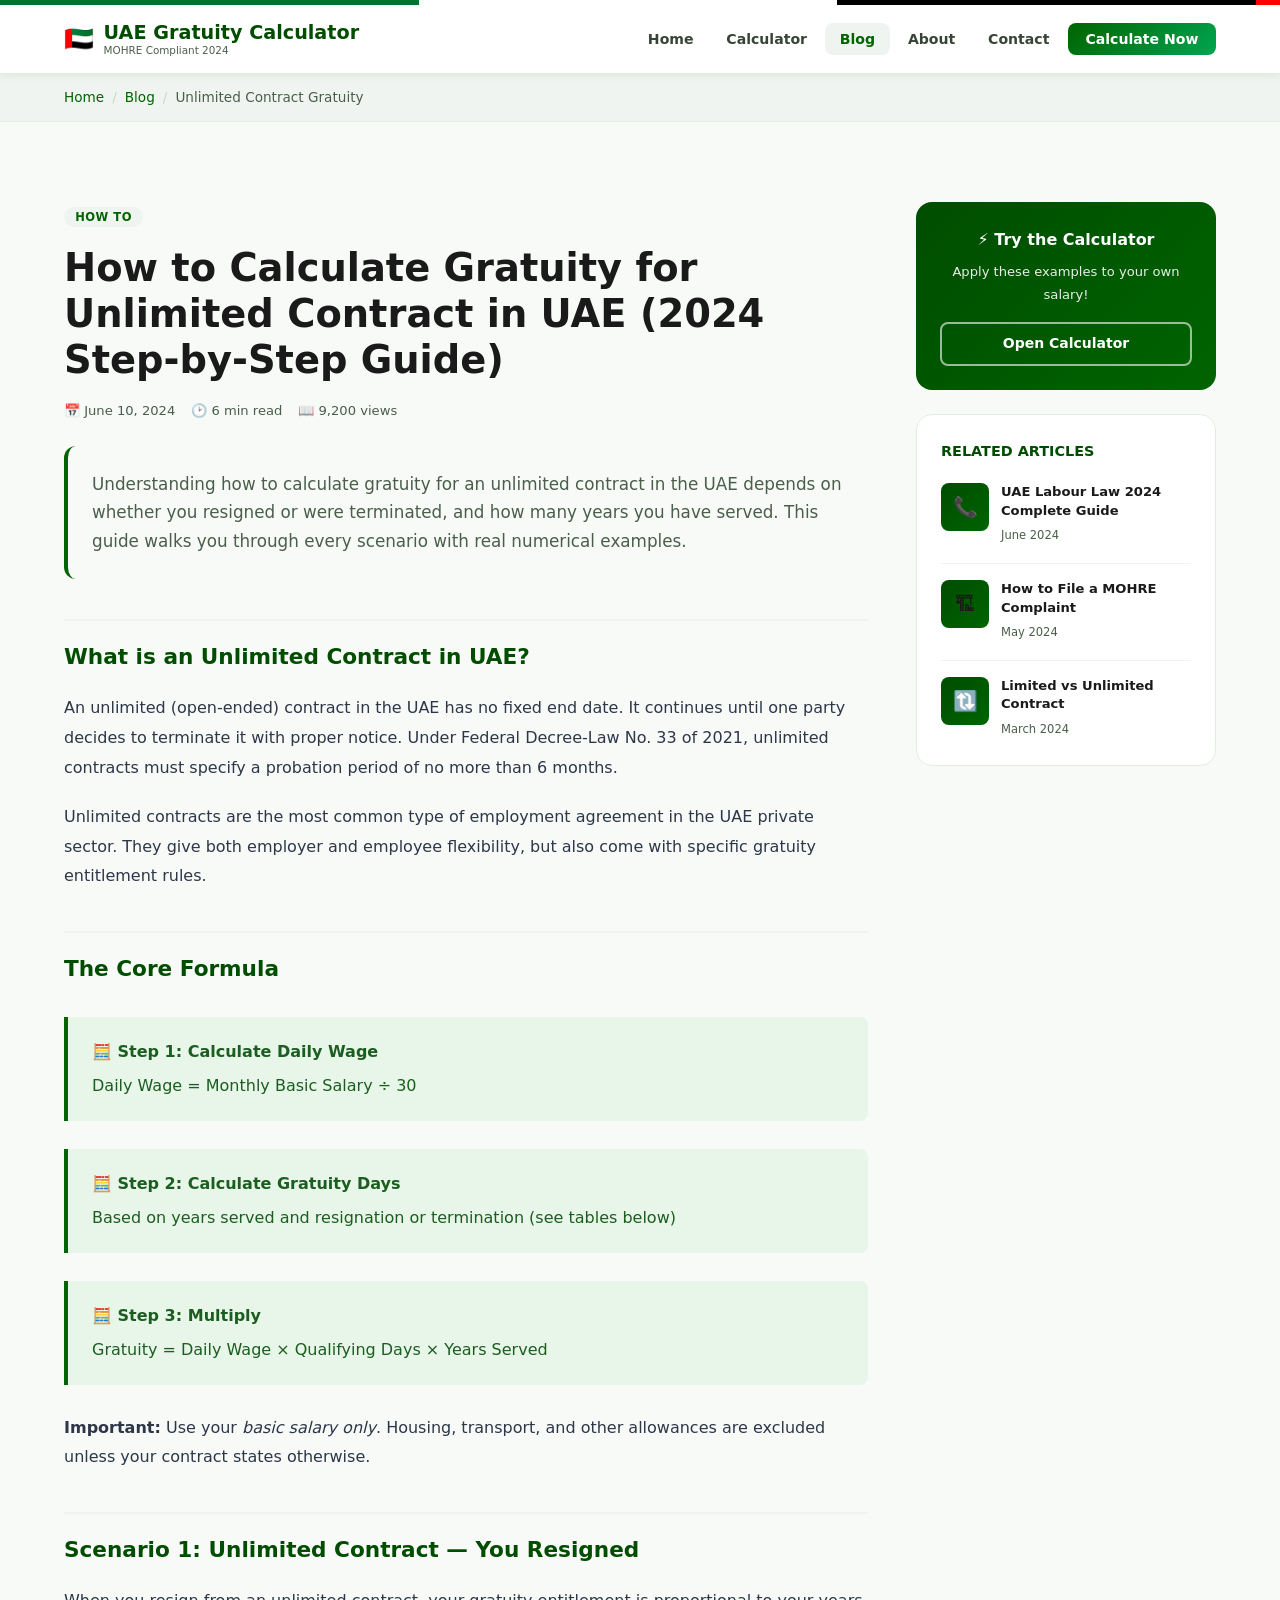
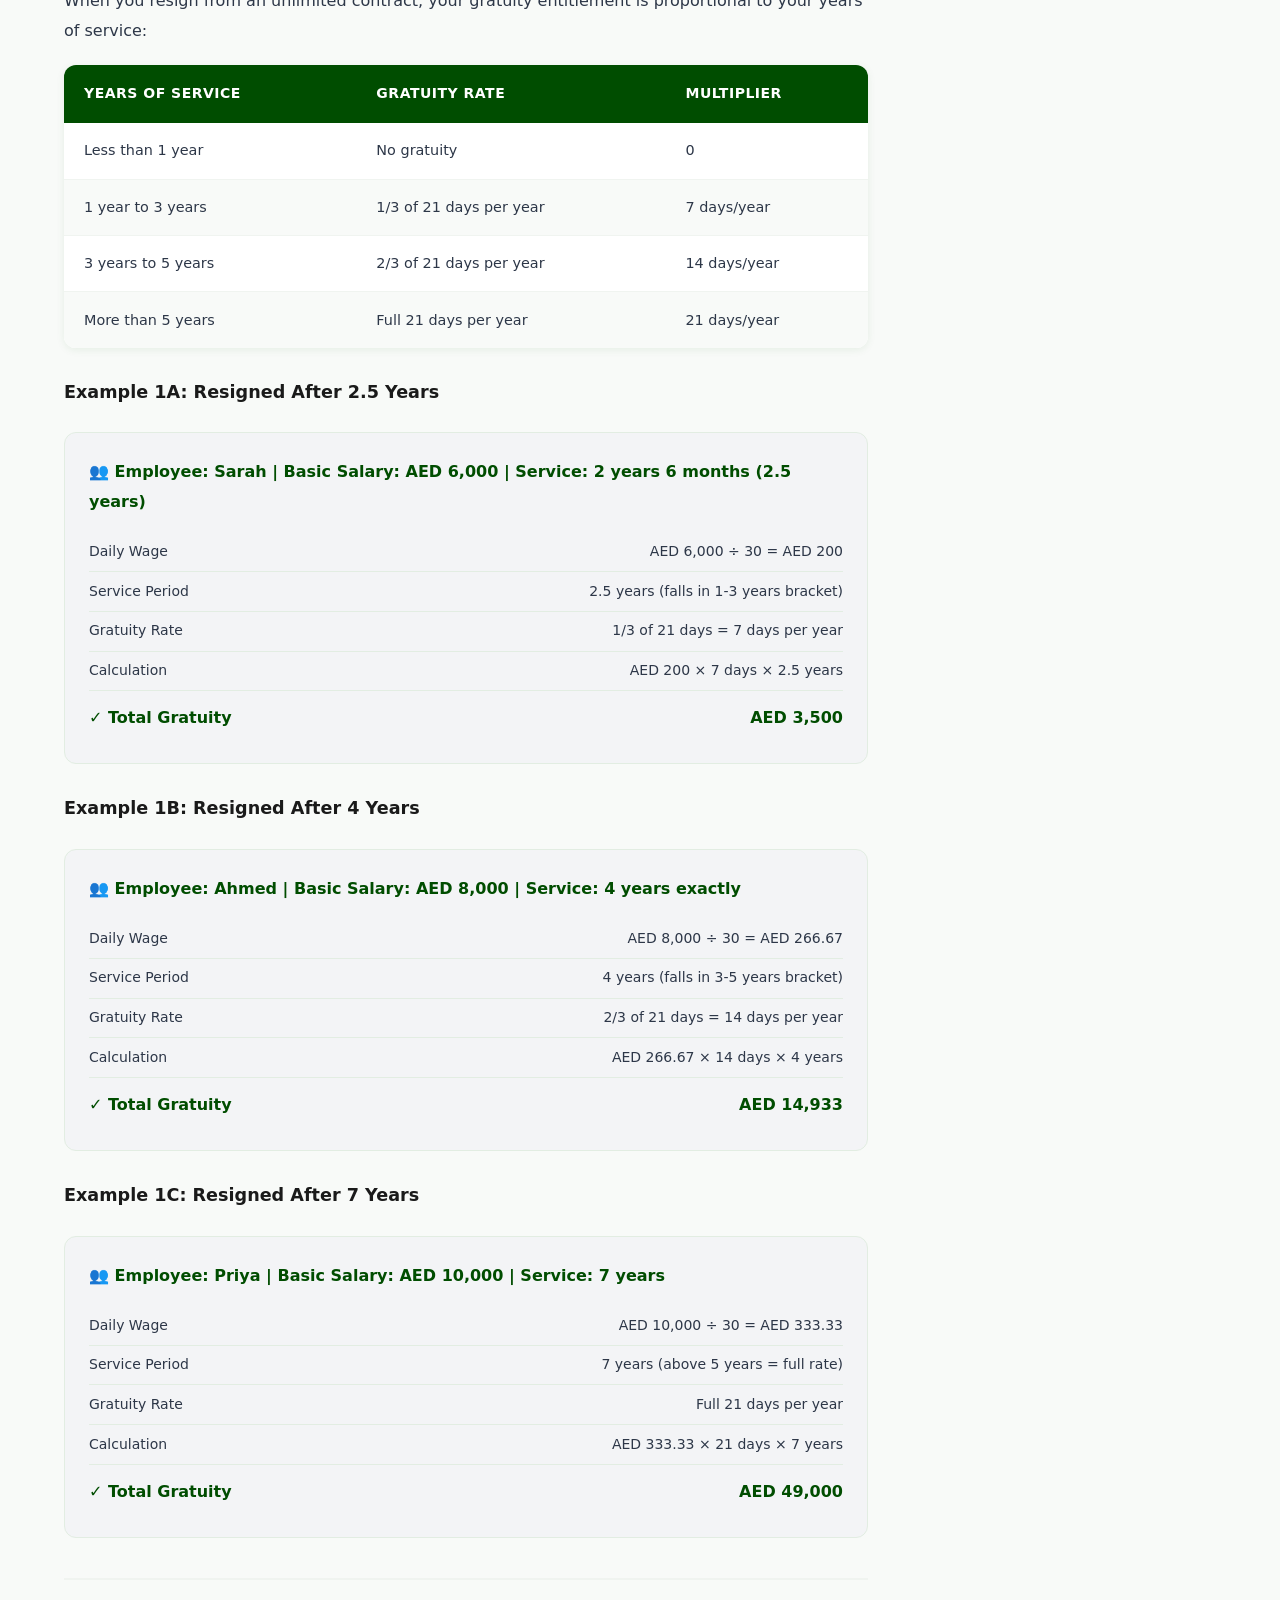
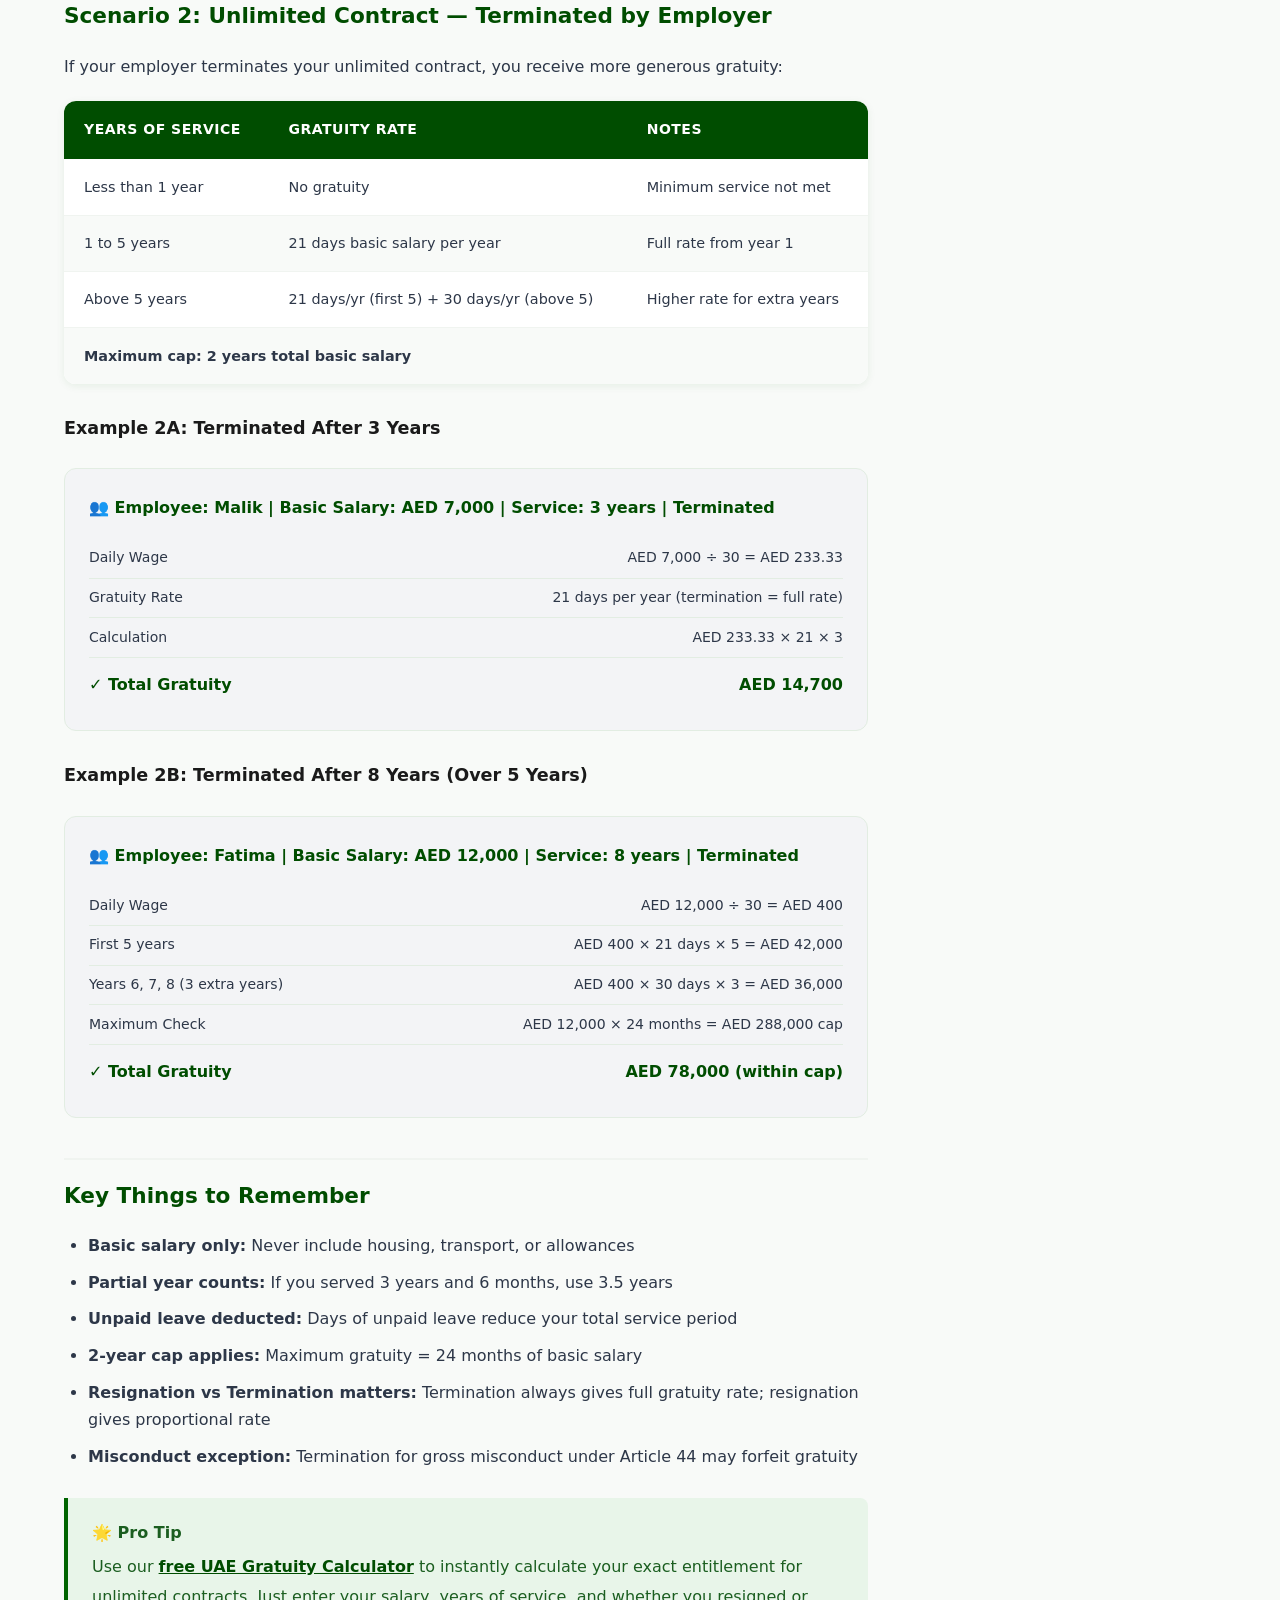
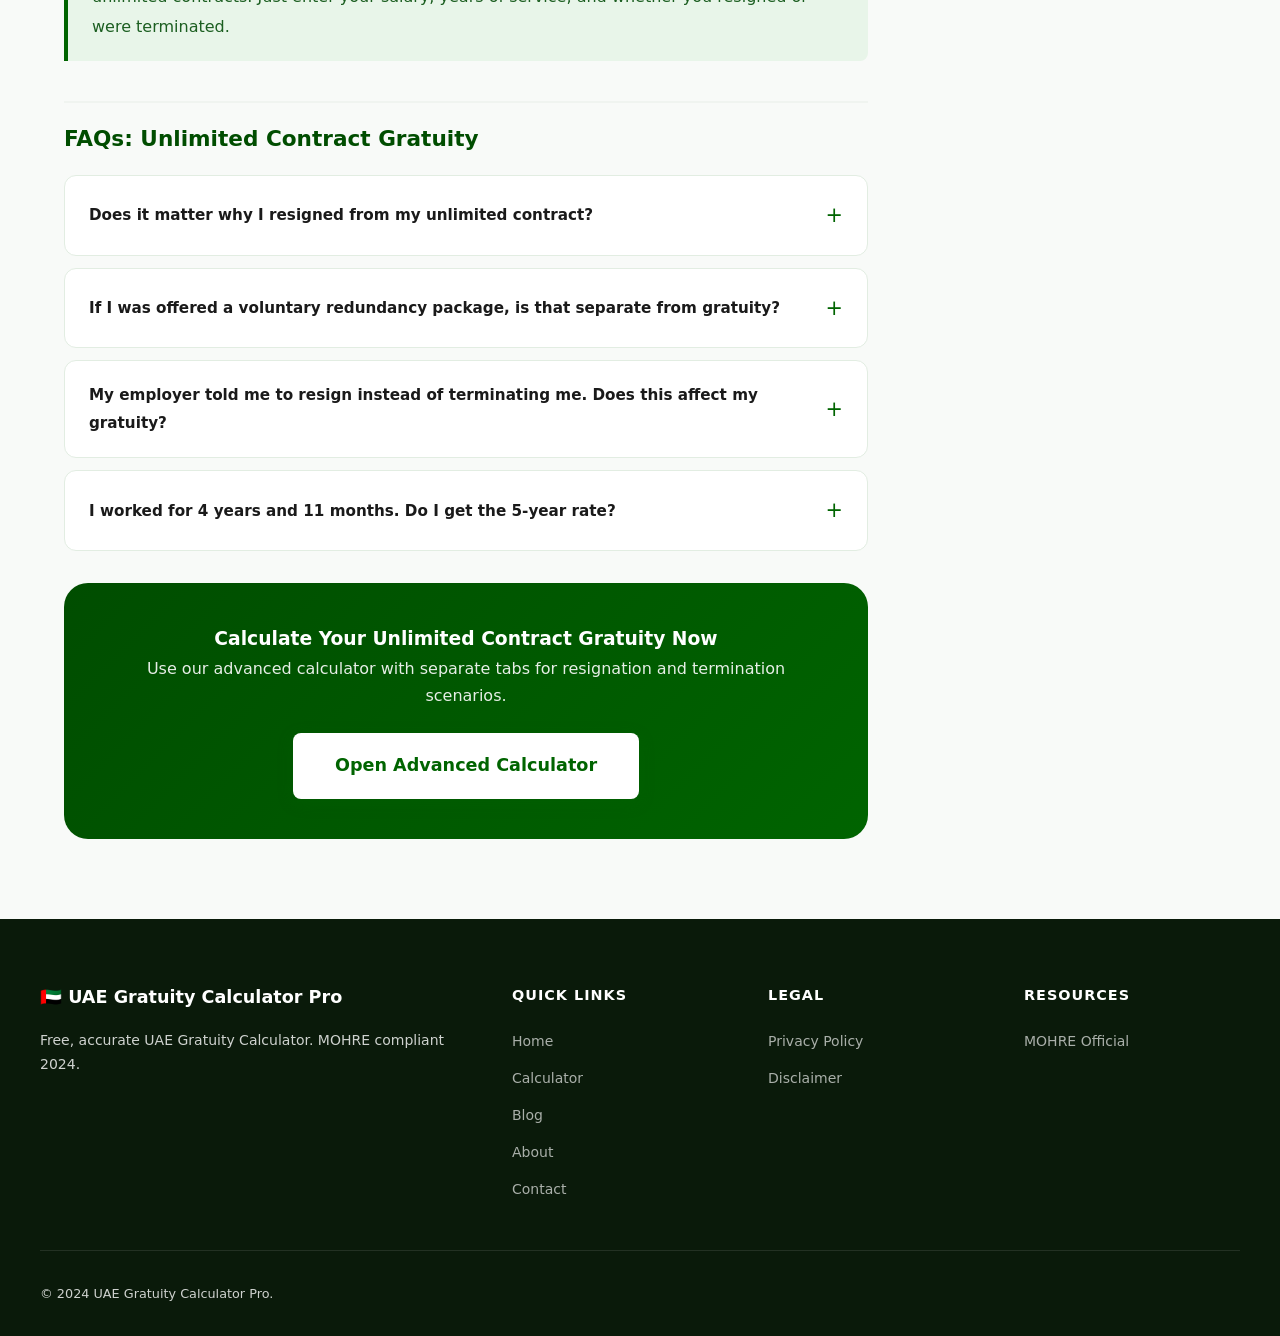
<file: blog-unlimited-contract-gratuity.html>
<!DOCTYPE html>
<html lang="en">
<head>
  <meta charset="UTF-8">
  <meta name="viewport" content="width=device-width, initial-scale=1.0">
  <title>How to Calculate Gratuity for Unlimited Contract UAE 2024 | Step-by-Step Guide</title>
  <meta name="description" content="Complete step-by-step guide to calculating UAE gratuity for unlimited contracts. Includes resignation and termination scenarios, real examples, and 2024 MOHRE formula.">
  <meta name="keywords" content="unlimited contract gratuity UAE, how to calculate unlimited contract gratuity, UAE unlimited contract EOSB, gratuity resignation unlimited contract UAE, gratuity termination unlimited contract UAE 2024">
  <meta name="robots" content="index, follow">
  <link rel="canonical" href="https://mjunaid8204.github.io/gratuity-calculator-uae-pro/blog-unlimited-contract-gratuity.html">
  <meta property="og:type" content="article">
  <meta property="og:title" content="How to Calculate Gratuity for Unlimited Contract UAE 2024">
  <meta property="og:description" content="Step-by-step guide to unlimited contract gratuity with real examples for resignation and termination.">
  <meta property="article:published_time" content="2024-06-10T00:00:00Z">
  <link rel="stylesheet" href="style.css">
  <script type="application/ld+json">
  {
    "@context": "https://schema.org",
    "@type": "Article",
    "headline": "How to Calculate Gratuity for Unlimited Contract UAE 2024",
    "description": "Complete step-by-step guide to calculating UAE gratuity for unlimited contracts",
    "datePublished": "2024-06-10",
    "author": {"@type": "Organization","name": "UAE Gratuity Calculator Pro"},
    "publisher": {"@type": "Organization","name": "UAE Gratuity Calculator Pro"},
    "mainEntityOfPage": {"@type": "WebPage","@id": "https://mjunaid8204.github.io/gratuity-calculator-uae-pro/blog-unlimited-contract-gratuity.html"}
  }
  </script>
  <style>
    .article-layout{display:grid;grid-template-columns:1fr 300px;gap:3rem;align-items:start}
    .article-body{font-size:1rem;line-height:1.85;color:#2d3748}
    .article-body h2{font-size:1.35rem;font-weight:800;color:var(--green-dark);margin:2.5rem 0 1rem;padding-top:1rem;border-top:2px solid var(--gray-100)}
    .article-body h3{font-size:1.1rem;font-weight:700;color:var(--black);margin:1.75rem 0 0.75rem}
    .article-body p{margin-bottom:1.25rem}
    .article-body ul,.article-body ol{padding-left:1.5rem;margin-bottom:1.25rem}
    .article-body ul li,.article-body ol li{margin-bottom:0.6rem;line-height:1.7}
    .call-out{background:#e8f5e9;border-left:4px solid var(--green);border-radius:0 var(--radius-sm) var(--radius-sm) 0;padding:1.25rem 1.5rem;margin:1.75rem 0}
    .call-out p{margin-bottom:0;color:#1b5e20}
    .call-out strong{color:#1b5e20;display:block;margin-bottom:0.3rem}
    .example-box{background:#f3f4f6;border:1px solid var(--gray-200);border-radius:var(--radius-md);padding:1.5rem;margin:1.5rem 0}
    .example-box h4{color:var(--green-dark);margin-bottom:1rem;font-size:1rem}
    .example-row{display:flex;justify-content:space-between;padding:0.4rem 0;border-bottom:1px solid var(--gray-200);font-size:0.875rem}
    .example-row:last-child{border-bottom:none;font-weight:700;color:var(--green-dark);font-size:1rem;padding-top:0.75rem}
    .article-sidebar{position:sticky;top:80px}
    .sidebar-calc{background:linear-gradient(135deg,var(--green-dark),var(--green));color:white;border-radius:var(--radius-lg);padding:1.5rem;margin-bottom:1.5rem;text-align:center}
    .sidebar-calc h4{margin-bottom:0.5rem}
    .sidebar-calc p{font-size:0.82rem;opacity:0.9;margin-bottom:1rem}
    .related-articles{background:white;border-radius:var(--radius-lg);border:1px solid var(--gray-200);padding:1.5rem}
    .related-articles h4{color:var(--green-dark);font-size:0.9rem;text-transform:uppercase;margin-bottom:1.25rem}
    .related-item{display:flex;gap:0.75rem;margin-bottom:1rem;padding-bottom:1rem;border-bottom:1px solid var(--gray-100)}
    .related-item:last-child{border-bottom:none;margin-bottom:0;padding-bottom:0}
    .related-item-icon{width:48px;height:48px;border-radius:var(--radius-sm);background:linear-gradient(135deg,var(--green-dark),var(--green));display:flex;align-items:center;justify-content:center;font-size:1.25rem;flex-shrink:0}
    .related-item h5{font-size:0.82rem;font-weight:700;color:var(--black);line-height:1.4}
    .related-item h5 a{color:var(--black)}
    .related-item h5 a:hover{color:var(--green)}
    .related-item span{font-size:0.72rem;color:var(--gray-600)}
    @media(max-width:900px){.article-layout{grid-template-columns:1fr}.article-sidebar{position:static}}
  </style>
</head>
<body>
  <div class="flag-stripe" aria-hidden="true"><span></span><span></span><span></span><span></span></div>
  <nav class="navbar" role="navigation" aria-label="Main navigation">
    <div class="nav-container">
      <a href="index.html" class="nav-logo"><span class="flag">&#127462;&#127466;</span><div class="logo-text">UAE Gratuity <strong>Calculator</strong><span class="logo-sub">MOHRE Compliant 2024</span></div></a>
      <ul class="nav-links" id="navLinks">
        <li><a href="index.html">Home</a></li><li><a href="calculator.html">Calculator</a></li><li><a href="blog.html" class="active">Blog</a></li><li><a href="about.html">About</a></li><li><a href="contact.html">Contact</a></li><li><a href="calculator.html" class="nav-cta">Calculate Now</a></li>
      </ul>
      <button class="hamburger" onclick="document.getElementById('navLinks').classList.toggle('open')" aria-label="Toggle menu"><span></span><span></span><span></span></button>
    </div>
  </nav>
  <nav class="breadcrumb"><div class="container"><ol class="breadcrumb-list"><li><a href="index.html">Home</a></li><li><a href="blog.html">Blog</a></li><li>Unlimited Contract Gratuity</li></ol></div></nav>

  <section class="section">
    <div class="container">
      <div class="article-layout">
        <main>
          <div style="margin-bottom:1rem"><span class="blog-tag">How To</span></div>
          <h1 style="font-size:clamp(1.75rem,4vw,2.4rem);font-weight:900;line-height:1.2;margin-bottom:1rem">How to Calculate Gratuity for Unlimited Contract in UAE (2024 Step-by-Step Guide)</h1>
          <div style="display:flex;flex-wrap:wrap;gap:1rem;margin-bottom:1.5rem;font-size:0.82rem;color:var(--gray-600)">
            <span>&#128197; June 10, 2024</span><span>&#128337; 6 min read</span><span>&#128214; 9,200 views</span>
          </div>
          <p style="font-size:1.05rem;color:var(--gray-600);line-height:1.7;padding:1.5rem;background:var(--gray-50);border-radius:var(--radius-md);border-left:4px solid var(--green);margin-bottom:2rem">Understanding how to calculate gratuity for an unlimited contract in the UAE depends on whether you resigned or were terminated, and how many years you have served. This guide walks you through every scenario with real numerical examples.</p>

          <div class="article-body">
            <h2>What is an Unlimited Contract in UAE?</h2>
            <p>An unlimited (open-ended) contract in the UAE has no fixed end date. It continues until one party decides to terminate it with proper notice. Under Federal Decree-Law No. 33 of 2021, unlimited contracts must specify a probation period of no more than 6 months.</p>
            <p>Unlimited contracts are the most common type of employment agreement in the UAE private sector. They give both employer and employee flexibility, but also come with specific gratuity entitlement rules.</p>

            <h2>The Core Formula</h2>
            <div class="call-out">
              <strong>&#129518; Step 1: Calculate Daily Wage</strong>
              <p>Daily Wage = Monthly Basic Salary &divide; 30</p>
            </div>
            <div class="call-out">
              <strong>&#129518; Step 2: Calculate Gratuity Days</strong>
              <p>Based on years served and resignation or termination (see tables below)</p>
            </div>
            <div class="call-out">
              <strong>&#129518; Step 3: Multiply</strong>
              <p>Gratuity = Daily Wage &times; Qualifying Days &times; Years Served</p>
            </div>
            <p><strong>Important:</strong> Use your <em>basic salary only</em>. Housing, transport, and other allowances are excluded unless your contract states otherwise.</p>

            <h2>Scenario 1: Unlimited Contract &mdash; You Resigned</h2>
            <p>When you resign from an unlimited contract, your gratuity entitlement is proportional to your years of service:</p>
            <div class="table-wrapper" style="margin-bottom:1.5rem">
              <table>
                <thead><tr><th>Years of Service</th><th>Gratuity Rate</th><th>Multiplier</th></tr></thead>
                <tbody>
                  <tr><td>Less than 1 year</td><td>No gratuity</td><td>0</td></tr>
                  <tr><td>1 year to 3 years</td><td>1/3 of 21 days per year</td><td>7 days/year</td></tr>
                  <tr><td>3 years to 5 years</td><td>2/3 of 21 days per year</td><td>14 days/year</td></tr>
                  <tr><td>More than 5 years</td><td>Full 21 days per year</td><td>21 days/year</td></tr>
                </tbody>
              </table>
            </div>

            <h3>Example 1A: Resigned After 2.5 Years</h3>
            <div class="example-box">
              <h4>&#128101; Employee: Sarah | Basic Salary: AED 6,000 | Service: 2 years 6 months (2.5 years)</h4>
              <div class="example-row"><span>Daily Wage</span><span>AED 6,000 &divide; 30 = AED 200</span></div>
              <div class="example-row"><span>Service Period</span><span>2.5 years (falls in 1-3 years bracket)</span></div>
              <div class="example-row"><span>Gratuity Rate</span><span>1/3 of 21 days = 7 days per year</span></div>
              <div class="example-row"><span>Calculation</span><span>AED 200 &times; 7 days &times; 2.5 years</span></div>
              <div class="example-row"><span>&#10003; Total Gratuity</span><span>AED 3,500</span></div>
            </div>

            <h3>Example 1B: Resigned After 4 Years</h3>
            <div class="example-box">
              <h4>&#128101; Employee: Ahmed | Basic Salary: AED 8,000 | Service: 4 years exactly</h4>
              <div class="example-row"><span>Daily Wage</span><span>AED 8,000 &divide; 30 = AED 266.67</span></div>
              <div class="example-row"><span>Service Period</span><span>4 years (falls in 3-5 years bracket)</span></div>
              <div class="example-row"><span>Gratuity Rate</span><span>2/3 of 21 days = 14 days per year</span></div>
              <div class="example-row"><span>Calculation</span><span>AED 266.67 &times; 14 days &times; 4 years</span></div>
              <div class="example-row"><span>&#10003; Total Gratuity</span><span>AED 14,933</span></div>
            </div>

            <h3>Example 1C: Resigned After 7 Years</h3>
            <div class="example-box">
              <h4>&#128101; Employee: Priya | Basic Salary: AED 10,000 | Service: 7 years</h4>
              <div class="example-row"><span>Daily Wage</span><span>AED 10,000 &divide; 30 = AED 333.33</span></div>
              <div class="example-row"><span>Service Period</span><span>7 years (above 5 years = full rate)</span></div>
              <div class="example-row"><span>Gratuity Rate</span><span>Full 21 days per year</span></div>
              <div class="example-row"><span>Calculation</span><span>AED 333.33 &times; 21 days &times; 7 years</span></div>
              <div class="example-row"><span>&#10003; Total Gratuity</span><span>AED 49,000</span></div>
            </div>

            <h2>Scenario 2: Unlimited Contract &mdash; Terminated by Employer</h2>
            <p>If your employer terminates your unlimited contract, you receive more generous gratuity:</p>
            <div class="table-wrapper" style="margin-bottom:1.5rem">
              <table>
                <thead><tr><th>Years of Service</th><th>Gratuity Rate</th><th>Notes</th></tr></thead>
                <tbody>
                  <tr><td>Less than 1 year</td><td>No gratuity</td><td>Minimum service not met</td></tr>
                  <tr><td>1 to 5 years</td><td>21 days basic salary per year</td><td>Full rate from year 1</td></tr>
                  <tr><td>Above 5 years</td><td>21 days/yr (first 5) + 30 days/yr (above 5)</td><td>Higher rate for extra years</td></tr>
                  <tr><td colspan="3"><strong>Maximum cap: 2 years total basic salary</strong></td></tr>
                </tbody>
              </table>
            </div>

            <h3>Example 2A: Terminated After 3 Years</h3>
            <div class="example-box">
              <h4>&#128101; Employee: Malik | Basic Salary: AED 7,000 | Service: 3 years | Terminated</h4>
              <div class="example-row"><span>Daily Wage</span><span>AED 7,000 &divide; 30 = AED 233.33</span></div>
              <div class="example-row"><span>Gratuity Rate</span><span>21 days per year (termination = full rate)</span></div>
              <div class="example-row"><span>Calculation</span><span>AED 233.33 &times; 21 &times; 3</span></div>
              <div class="example-row"><span>&#10003; Total Gratuity</span><span>AED 14,700</span></div>
            </div>

            <h3>Example 2B: Terminated After 8 Years (Over 5 Years)</h3>
            <div class="example-box">
              <h4>&#128101; Employee: Fatima | Basic Salary: AED 12,000 | Service: 8 years | Terminated</h4>
              <div class="example-row"><span>Daily Wage</span><span>AED 12,000 &divide; 30 = AED 400</span></div>
              <div class="example-row"><span>First 5 years</span><span>AED 400 &times; 21 days &times; 5 = AED 42,000</span></div>
              <div class="example-row"><span>Years 6, 7, 8 (3 extra years)</span><span>AED 400 &times; 30 days &times; 3 = AED 36,000</span></div>
              <div class="example-row"><span>Maximum Check</span><span>AED 12,000 &times; 24 months = AED 288,000 cap</span></div>
              <div class="example-row"><span>&#10003; Total Gratuity</span><span>AED 78,000 (within cap)</span></div>
            </div>

            <h2>Key Things to Remember</h2>
            <ul>
              <li><strong>Basic salary only:</strong> Never include housing, transport, or allowances</li>
              <li><strong>Partial year counts:</strong> If you served 3 years and 6 months, use 3.5 years</li>
              <li><strong>Unpaid leave deducted:</strong> Days of unpaid leave reduce your total service period</li>
              <li><strong>2-year cap applies:</strong> Maximum gratuity = 24 months of basic salary</li>
              <li><strong>Resignation vs Termination matters:</strong> Termination always gives full gratuity rate; resignation gives proportional rate</li>
              <li><strong>Misconduct exception:</strong> Termination for gross misconduct under Article 44 may forfeit gratuity</li>
            </ul>

            <div class="call-out">
              <strong>&#127775; Pro Tip</strong>
              <p>Use our <a href="calculator.html" style="color:var(--green-dark);font-weight:700;text-decoration:underline">free UAE Gratuity Calculator</a> to instantly calculate your exact entitlement for unlimited contracts. Just enter your salary, years of service, and whether you resigned or were terminated.</p>
            </div>

            <h2>FAQs: Unlimited Contract Gratuity</h2>
            <div class="faq-list">
              <details class="faq-item">
                <summary>Does it matter why I resigned from my unlimited contract?</summary>
                <div class="faq-body">No. Whether you resigned for personal reasons, a better job, or any other reason, your gratuity entitlement for an unlimited contract follows the same proportional rates. The reason for resignation does not affect the amount, only whether you resigned or were terminated does.</div>
              </details>
              <details class="faq-item">
                <summary>If I was offered a voluntary redundancy package, is that separate from gratuity?</summary>
                <div class="faq-body">Yes. Voluntary Separation / Redundancy packages offered by employers are additional compensation and do not replace your legal gratuity entitlement. You are entitled to both.</div>
              </details>
              <details class="faq-item">
                <summary>My employer told me to resign instead of terminating me. Does this affect my gratuity?</summary>
                <div class="faq-body">This is a common issue. If your employer pressured you to resign to avoid paying termination gratuity, you may have grounds to file a complaint with MOHRE claiming constructive dismissal. Document all communications as evidence. Call MOHRE on 800 60.</div>
              </details>
              <details class="faq-item">
                <summary>I worked for 4 years and 11 months. Do I get the 5-year rate?</summary>
                <div class="faq-body">No. For resignation, the 5-year full rate requires completing exactly 5 years or more. At 4 years 11 months (approximately 4.92 years), you would still fall in the 3-5 year bracket and receive 2/3 of the 21-day rate for your total service. However, the partial months still count proportionally.</div>
              </details>
            </div>
          </div>

          <div style="background:linear-gradient(135deg,var(--green-dark),var(--green));border-radius:var(--radius-xl);padding:2.5rem;text-align:center;color:white;margin-top:2rem">
            <h3>Calculate Your Unlimited Contract Gratuity Now</h3>
            <p style="opacity:0.9;margin-bottom:1.5rem">Use our advanced calculator with separate tabs for resignation and termination scenarios.</p>
            <a href="calculator.html" class="btn btn-primary btn-lg" style="background:white;color:var(--green)">Open Advanced Calculator</a>
          </div>
        </main>

        <aside class="article-sidebar">
          <div class="sidebar-calc">
            <h4>&#9889; Try the Calculator</h4>
            <p>Apply these examples to your own salary!</p>
            <a href="calculator.html" class="btn btn-secondary btn-full btn-sm">Open Calculator</a>
          </div>
          <div class="related-articles">
            <h4>Related Articles</h4>
            <div class="related-item">
              <div class="related-item-icon">&#128222;</div>
              <div><h5><a href="blog-uae-gratuity-law-2024.html">UAE Labour Law 2024 Complete Guide</a></h5><span>June 2024</span></div>
            </div>
            <div class="related-item">
              <div class="related-item-icon">&#127959;</div>
              <div><h5><a href="blog-mohre-complaint-guide.html">How to File a MOHRE Complaint</a></h5><span>May 2024</span></div>
            </div>
            <div class="related-item">
              <div class="related-item-icon">&#128259;</div>
              <div><h5><a href="blog-limited-vs-unlimited-contract.html">Limited vs Unlimited Contract</a></h5><span>March 2024</span></div>
            </div>
          </div>
        </aside>
      </div>
    </div>
  </section>

  <footer role="contentinfo">
    <div class="footer-grid">
      <div class="footer-brand"><div class="logo">&#127462;&#127466; UAE Gratuity Calculator Pro</div><p>Free, accurate UAE Gratuity Calculator. MOHRE compliant 2024.</p></div>
      <div class="footer-col"><h4>Quick Links</h4><ul><li><a href="index.html">Home</a></li><li><a href="calculator.html">Calculator</a></li><li><a href="blog.html">Blog</a></li><li><a href="about.html">About</a></li><li><a href="contact.html">Contact</a></li></ul></div>
      <div class="footer-col"><h4>Legal</h4><ul><li><a href="privacy-policy.html">Privacy Policy</a></li><li><a href="disclaimer.html">Disclaimer</a></li></ul></div>
      <div class="footer-col"><h4>Resources</h4><ul><li><a href="https://mohre.gov.ae" target="_blank" rel="noopener">MOHRE Official</a></li></ul></div>
    </div>
    <div class="footer-bottom"><div>&copy; 2024 UAE Gratuity Calculator Pro.</div></div>
  </footer>
  <script>document.querySelectorAll('.nav-links a').forEach(a=>a.addEventListener('click',()=>document.getElementById('navLinks').classList.remove('open')));</script>
</body>
</html>
</file>
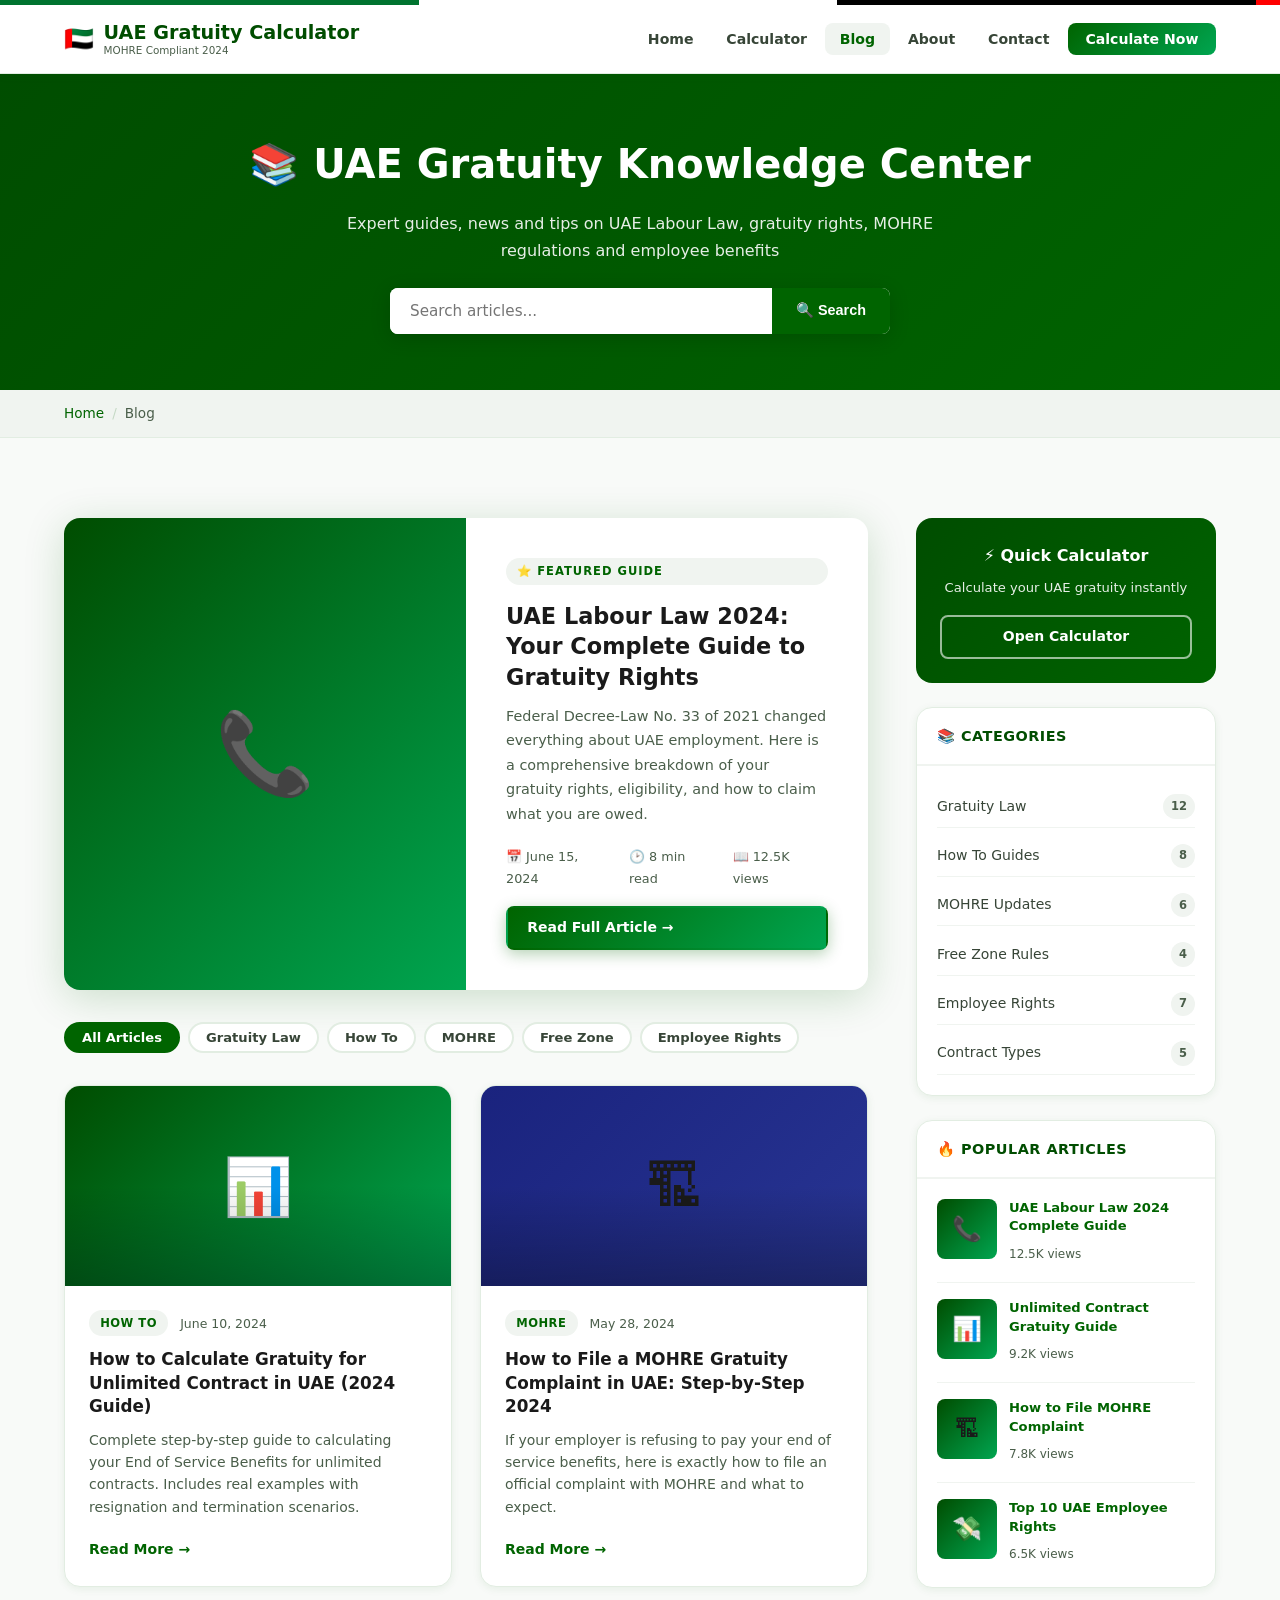
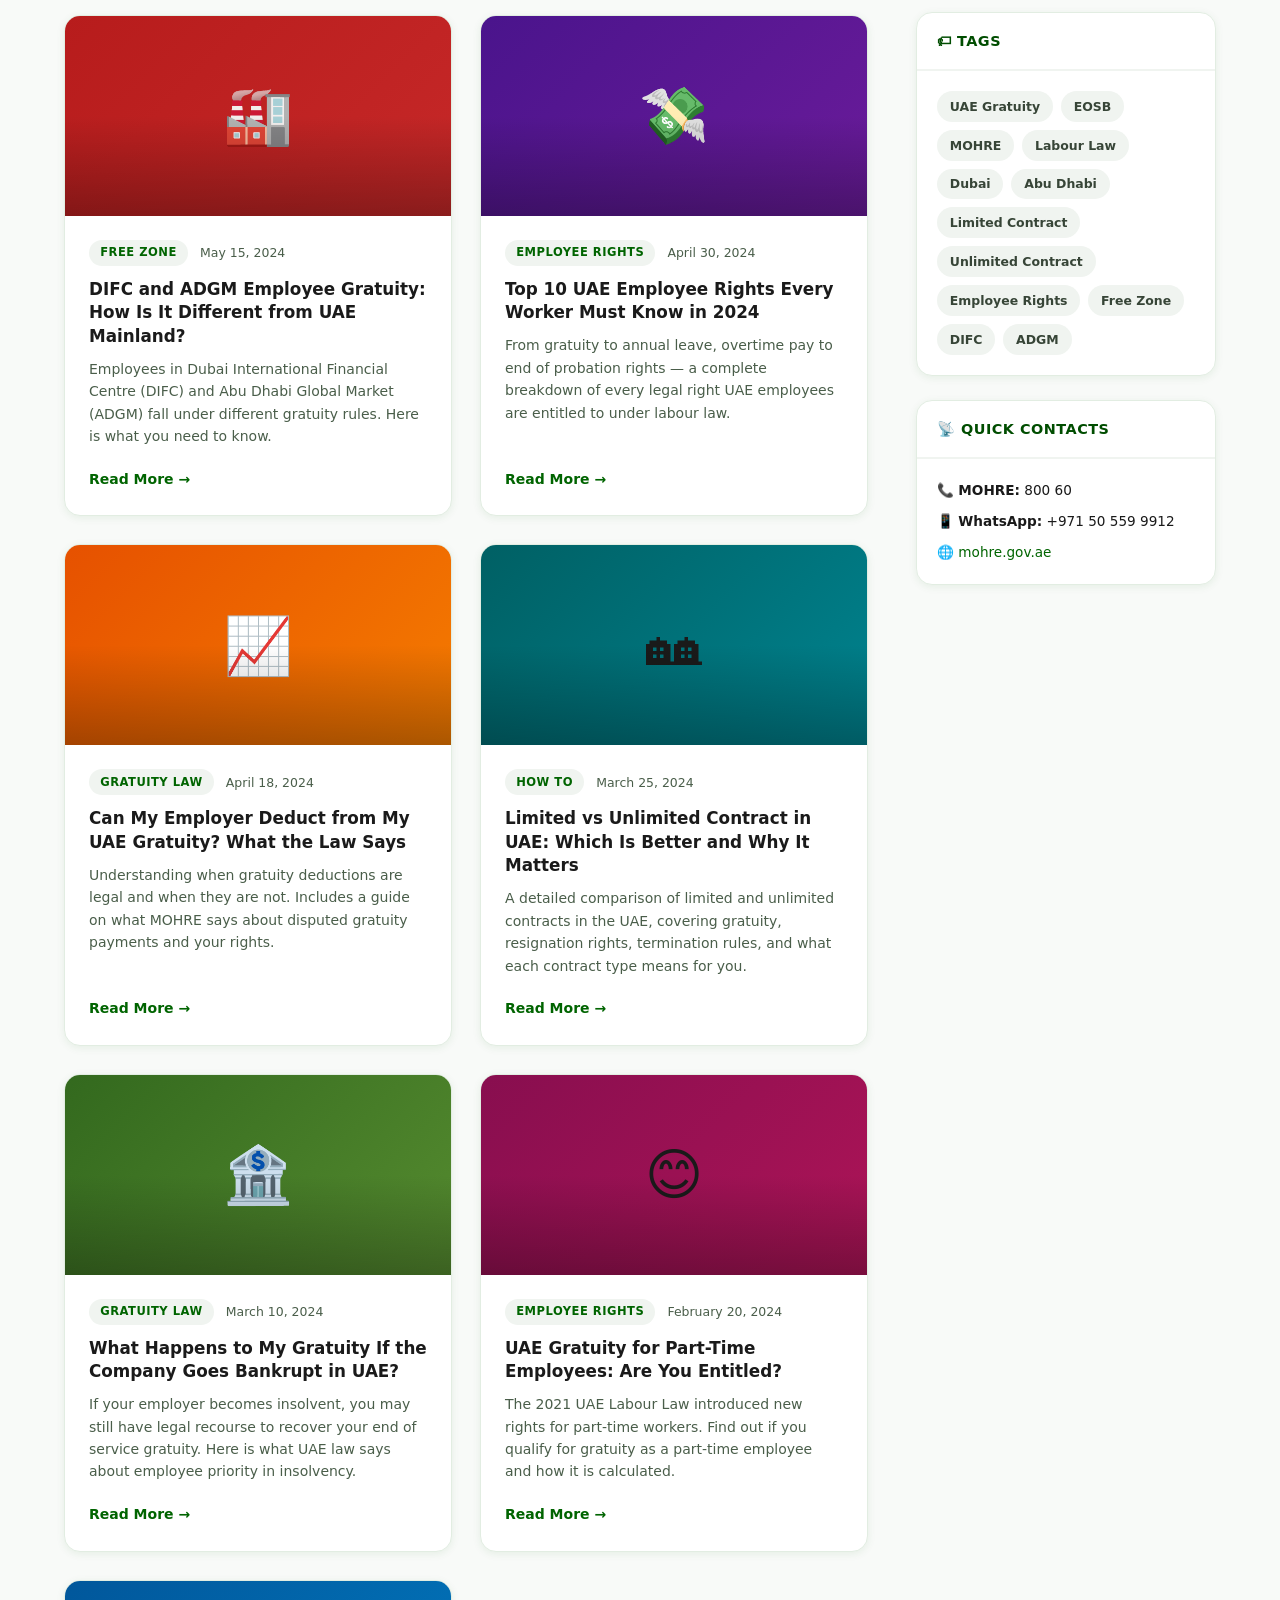
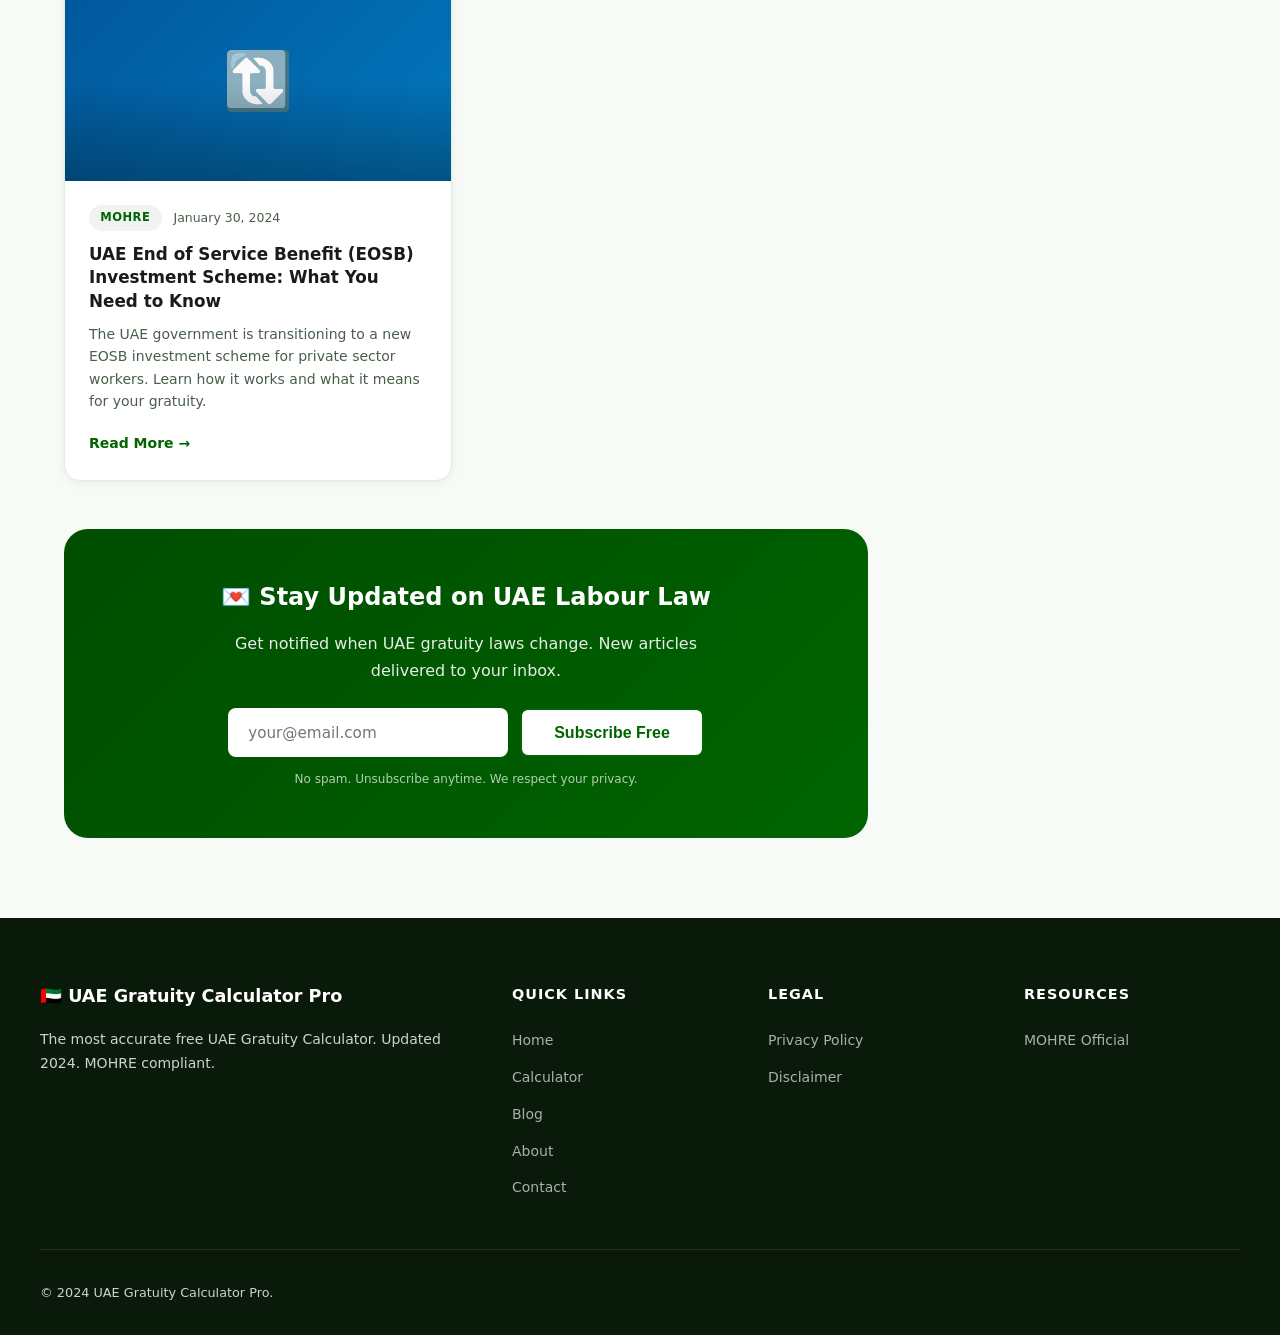
<file: blog.html>
<!DOCTYPE html>
<html lang="en">
<head>
  <meta charset="UTF-8">
  <meta name="viewport" content="width=device-width, initial-scale=1.0">
  <title>UAE Gratuity Blog | UAE Labour Law Guides, Tips & News 2024</title>
  <meta name="description" content="Expert guides on UAE gratuity law, End of Service Benefits, MOHRE regulations, and employee rights. Stay updated with the latest UAE Labour Law 2024 changes.">
  <meta name="keywords" content="UAE gratuity blog, UAE labour law 2024, MOHRE rules, end of service benefit guide, UAE employee rights, gratuity calculation tips">
  <meta name="robots" content="index, follow">
  <link rel="canonical" href="https://mjunaid8204.github.io/gratuity-calculator-uae-pro/blog.html">
  <meta property="og:title" content="UAE Gratuity Blog | Expert Labour Law Guides 2024">
  <meta property="og:description" content="Expert guides on UAE gratuity, labour law, MOHRE regulations and employee rights.">
  <link rel="stylesheet" href="style.css">
  <script type="application/ld+json">
  {
    "@context": "https://schema.org",
    "@type": "Blog",
    "name": "UAE Gratuity Calculator Blog",
    "url": "https://mjunaid8204.github.io/gratuity-calculator-uae-pro/blog.html",
    "description": "Expert guides and news about UAE gratuity law, MOHRE regulations, and employee rights",
    "publisher": {
      "@type": "Organization",
      "name": "UAE Gratuity Calculator Pro"
    }
  }
  </script>
  <style>
    .blog-header-wrap { background: linear-gradient(135deg, var(--green-dark), var(--green)); color: white; padding: 3.5rem 1.5rem; text-align: center; }
    .blog-header-wrap h1 { font-size: clamp(1.75rem, 4vw, 2.5rem); font-weight: 900; margin-bottom: 0.75rem; }
    .blog-header-wrap p { opacity: 0.9; max-width: 600px; margin: 0 auto 1.5rem; }
    .blog-search { display: flex; max-width: 500px; margin: 0 auto; background: white; border-radius: var(--radius-sm); overflow: hidden; box-shadow: 0 4px 20px rgba(0,0,0,0.15); }
    .blog-search input { flex: 1; padding: 0.85rem 1.25rem; border: none; outline: none; font-size: 0.95rem; font-family: var(--font-sans); }
    .blog-search button { padding: 0.85rem 1.5rem; background: var(--green); color: white; border: none; cursor: pointer; font-weight: 700; font-size: 0.9rem; transition: background 0.2s; }
    .blog-search button:hover { background: var(--green-dark); }
    .blog-layout { display: grid; grid-template-columns: 1fr 300px; gap: 3rem; align-items: start; }
    .blog-sidebar { position: sticky; top: 80px; }
    .sidebar-widget { background: white; border-radius: var(--radius-lg); border: 1px solid var(--gray-200); box-shadow: var(--shadow-sm); margin-bottom: 1.5rem; overflow: hidden; }
    .sidebar-widget-header { padding: 1rem 1.25rem; border-bottom: 2px solid var(--gray-100); font-weight: 700; font-size: 0.9rem; color: var(--green-dark); text-transform: uppercase; letter-spacing: 0.5px; }
    .sidebar-widget-body { padding: 1.25rem; }
    .category-list { list-style: none; display: flex; flex-direction: column; gap: 0.5rem; }
    .category-list li a { display: flex; justify-content: space-between; align-items: center; padding: 0.5rem 0; color: var(--gray-700); font-size: 0.875rem; border-bottom: 1px solid var(--gray-100); transition: var(--transition); }
    .category-list li a:hover { color: var(--green); padding-left: 4px; }
    .category-list .count { background: var(--gray-100); color: var(--gray-600); font-size: 0.72rem; padding: 0.15rem 0.5rem; border-radius: 50px; font-weight: 700; }
    .featured-post { display: flex; gap: 0.75rem; margin-bottom: 1rem; padding-bottom: 1rem; border-bottom: 1px solid var(--gray-100); }
    .featured-post:last-child { border-bottom: none; margin-bottom: 0; padding-bottom: 0; }
    .featured-post-img { width: 60px; height: 60px; border-radius: var(--radius-sm); background: linear-gradient(135deg, var(--green-dark), var(--green-light)); display: flex; align-items: center; justify-content: center; font-size: 1.5rem; flex-shrink: 0; }
    .featured-post-info h4 { font-size: 0.82rem; font-weight: 700; color: var(--black); line-height: 1.4; margin-bottom: 0.2rem; }
    .featured-post-info span { font-size: 0.75rem; color: var(--gray-600); }
    .tag-cloud { display: flex; flex-wrap: wrap; gap: 0.5rem; }
    .tag-cloud a { padding: 0.3rem 0.8rem; background: var(--gray-100); border-radius: 50px; font-size: 0.78rem; font-weight: 600; color: var(--gray-700); transition: var(--transition); }
    .tag-cloud a:hover { background: var(--green); color: white; }
    .calculator-widget { background: linear-gradient(135deg, var(--green-dark), var(--green)); color: white; border-radius: var(--radius-lg); padding: 1.5rem; text-align: center; margin-bottom: 1.5rem; }
    .calculator-widget h4 { font-size: 1rem; margin-bottom: 0.5rem; }
    .calculator-widget p { font-size: 0.82rem; opacity: 0.9; margin-bottom: 1rem; }
    .blog-filters { display: flex; gap: 0.5rem; flex-wrap: wrap; margin-bottom: 2rem; }
    .filter-btn { padding: 0.4rem 1rem; border-radius: 50px; font-size: 0.82rem; font-weight: 600; cursor: pointer; border: 2px solid var(--gray-200); background: white; color: var(--gray-700); transition: var(--transition); font-family: var(--font-sans); }
    .filter-btn.active, .filter-btn:hover { background: var(--green); color: white; border-color: var(--green); }
    .featured-article { display: grid; grid-template-columns: 1fr 1fr; gap: 0; border-radius: var(--radius-lg); overflow: hidden; box-shadow: var(--shadow-lg); margin-bottom: 2rem; background: white; }
    .featured-article-img { background: linear-gradient(135deg, var(--green-dark), var(--green-light)); display: flex; align-items: center; justify-content: center; font-size: 5rem; min-height: 250px; }
    .featured-article-content { padding: 2.5rem; display: flex; flex-direction: column; justify-content: center; }
    .featured-label { font-size: 0.72rem; font-weight: 700; text-transform: uppercase; letter-spacing: 1px; color: var(--green); background: var(--gray-100); padding: 0.25rem 0.7rem; border-radius: 50px; display: inline-block; margin-bottom: 1rem; }
    .featured-article-content h2 { font-size: 1.4rem; font-weight: 800; color: var(--black); margin-bottom: 0.75rem; line-height: 1.35; }
    .featured-article-content p { color: var(--gray-600); font-size: 0.9rem; margin-bottom: 1.25rem; line-height: 1.7; }
    @media(max-width:900px) { .blog-layout { grid-template-columns: 1fr; } .blog-sidebar { position: static; } .featured-article { grid-template-columns: 1fr; } .featured-article-img { min-height: 200px; } }
  </style>
</head>
<body>
  <div class="flag-stripe" aria-hidden="true"><span></span><span></span><span></span><span></span></div>

  <nav class="navbar" role="navigation" aria-label="Main navigation">
    <div class="nav-container">
      <a href="index.html" class="nav-logo">
        <span class="flag">&#127462;&#127466;</span>
        <div class="logo-text">UAE Gratuity <strong>Calculator</strong><span class="logo-sub">MOHRE Compliant 2024</span></div>
      </a>
      <ul class="nav-links" id="navLinks">
        <li><a href="index.html">Home</a></li>
        <li><a href="calculator.html">Calculator</a></li>
        <li><a href="blog.html" class="active">Blog</a></li>
        <li><a href="about.html">About</a></li>
        <li><a href="contact.html">Contact</a></li>
        <li><a href="calculator.html" class="nav-cta">Calculate Now</a></li>
      </ul>
      <button class="hamburger" onclick="toggleNav()" aria-label="Toggle menu"><span></span><span></span><span></span></button>
    </div>
  </nav>

  <div class="blog-header-wrap">
    <h1>&#128218; UAE Gratuity Knowledge Center</h1>
    <p>Expert guides, news and tips on UAE Labour Law, gratuity rights, MOHRE regulations and employee benefits</p>
    <div class="blog-search">
      <input type="text" placeholder="Search articles..." aria-label="Search blog">
      <button aria-label="Search">&#128269; Search</button>
    </div>
  </div>

  <nav class="breadcrumb" aria-label="Breadcrumb">
    <div class="container">
      <ol class="breadcrumb-list">
        <li><a href="index.html">Home</a></li>
        <li>Blog</li>
      </ol>
    </div>
  </nav>

  <section class="section">
    <div class="container">
      <div class="blog-layout">
        <!-- Main Content -->
        <main>
          <!-- Featured Article -->
          <div class="featured-article" aria-label="Featured article">
            <div class="featured-article-img">&#128222;</div>
            <div class="featured-article-content">
              <span class="featured-label">&#11088; Featured Guide</span>
              <h2>UAE Labour Law 2024: Your Complete Guide to Gratuity Rights</h2>
              <p>Federal Decree-Law No. 33 of 2021 changed everything about UAE employment. Here is a comprehensive breakdown of your gratuity rights, eligibility, and how to claim what you are owed.</p>
              <div style="display:flex;align-items:center;gap:1rem;margin-bottom:1rem;font-size:0.8rem;color:var(--gray-600)">
                <span>&#128197; June 15, 2024</span>
                <span>&#128337; 8 min read</span>
                <span>&#128214; 12.5K views</span>
              </div>
              <a href="blog-uae-gratuity-law-2024.html" class="btn btn-primary btn-sm">Read Full Article &rarr;</a>
            </div>
          </div>

          <!-- Filter Buttons -->
          <div class="blog-filters" role="group" aria-label="Filter by category">
            <button class="filter-btn active">All Articles</button>
            <button class="filter-btn">Gratuity Law</button>
            <button class="filter-btn">How To</button>
            <button class="filter-btn">MOHRE</button>
            <button class="filter-btn">Free Zone</button>
            <button class="filter-btn">Employee Rights</button>
          </div>

          <!-- Blog Grid -->
          <div class="blog-grid">
            <article class="blog-card">
              <div class="blog-card-img">&#128202;</div>
              <div class="blog-card-body">
                <div class="blog-meta"><span class="blog-tag">How To</span><span class="blog-date">June 10, 2024</span></div>
                <h3>How to Calculate Gratuity for Unlimited Contract in UAE (2024 Guide)</h3>
                <p>Complete step-by-step guide to calculating your End of Service Benefits for unlimited contracts. Includes real examples with resignation and termination scenarios.</p>
                <a href="blog-unlimited-contract-gratuity.html" class="read-more">Read More &rarr;</a>
              </div>
            </article>

            <article class="blog-card">
              <div class="blog-card-img" style="background:linear-gradient(135deg,#1a237e,#283593)">&#127959;</div>
              <div class="blog-card-body">
                <div class="blog-meta"><span class="blog-tag">MOHRE</span><span class="blog-date">May 28, 2024</span></div>
                <h3>How to File a MOHRE Gratuity Complaint in UAE: Step-by-Step 2024</h3>
                <p>If your employer is refusing to pay your end of service benefits, here is exactly how to file an official complaint with MOHRE and what to expect.</p>
                <a href="blog-mohre-complaint-guide.html" class="read-more">Read More &rarr;</a>
              </div>
            </article>

            <article class="blog-card">
              <div class="blog-card-img" style="background:linear-gradient(135deg,#b71c1c,#c62828)">&#127981;</div>
              <div class="blog-card-body">
                <div class="blog-meta"><span class="blog-tag">Free Zone</span><span class="blog-date">May 15, 2024</span></div>
                <h3>DIFC and ADGM Employee Gratuity: How Is It Different from UAE Mainland?</h3>
                <p>Employees in Dubai International Financial Centre (DIFC) and Abu Dhabi Global Market (ADGM) fall under different gratuity rules. Here is what you need to know.</p>
                <a href="blog-difc-adgm-gratuity.html" class="read-more">Read More &rarr;</a>
              </div>
            </article>

            <article class="blog-card">
              <div class="blog-card-img" style="background:linear-gradient(135deg,#4a148c,#6a1b9a)">&#128184;</div>
              <div class="blog-card-body">
                <div class="blog-meta"><span class="blog-tag">Employee Rights</span><span class="blog-date">April 30, 2024</span></div>
                <h3>Top 10 UAE Employee Rights Every Worker Must Know in 2024</h3>
                <p>From gratuity to annual leave, overtime pay to end of probation rights — a complete breakdown of every legal right UAE employees are entitled to under labour law.</p>
                <a href="blog-uae-employee-rights.html" class="read-more">Read More &rarr;</a>
              </div>
            </article>

            <article class="blog-card">
              <div class="blog-card-img" style="background:linear-gradient(135deg,#e65100,#f57c00)">&#128200;</div>
              <div class="blog-card-body">
                <div class="blog-meta"><span class="blog-tag">Gratuity Law</span><span class="blog-date">April 18, 2024</span></div>
                <h3>Can My Employer Deduct from My UAE Gratuity? What the Law Says</h3>
                <p>Understanding when gratuity deductions are legal and when they are not. Includes a guide on what MOHRE says about disputed gratuity payments and your rights.</p>
                <a href="blog-gratuity-deductions-uae.html" class="read-more">Read More &rarr;</a>
              </div>
            </article>

            <article class="blog-card">
              <div class="blog-card-img" style="background:linear-gradient(135deg,#006064,#00838f)">&#127960;</div>
              <div class="blog-card-body">
                <div class="blog-meta"><span class="blog-tag">How To</span><span class="blog-date">March 25, 2024</span></div>
                <h3>Limited vs Unlimited Contract in UAE: Which Is Better and Why It Matters</h3>
                <p>A detailed comparison of limited and unlimited contracts in the UAE, covering gratuity, resignation rights, termination rules, and what each contract type means for you.</p>
                <a href="blog-limited-vs-unlimited-contract.html" class="read-more">Read More &rarr;</a>
              </div>
            </article>

            <article class="blog-card">
              <div class="blog-card-img" style="background:linear-gradient(135deg,#33691e,#558b2f)">&#127974;</div>
              <div class="blog-card-body">
                <div class="blog-meta"><span class="blog-tag">Gratuity Law</span><span class="blog-date">March 10, 2024</span></div>
                <h3>What Happens to My Gratuity If the Company Goes Bankrupt in UAE?</h3>
                <p>If your employer becomes insolvent, you may still have legal recourse to recover your end of service gratuity. Here is what UAE law says about employee priority in insolvency.</p>
                <a href="blog-company-bankruptcy-gratuity.html" class="read-more">Read More &rarr;</a>
              </div>
            </article>

            <article class="blog-card">
              <div class="blog-card-img" style="background:linear-gradient(135deg,#880e4f,#ad1457)">&#128522;</div>
              <div class="blog-card-body">
                <div class="blog-meta"><span class="blog-tag">Employee Rights</span><span class="blog-date">February 20, 2024</span></div>
                <h3>UAE Gratuity for Part-Time Employees: Are You Entitled?</h3>
                <p>The 2021 UAE Labour Law introduced new rights for part-time workers. Find out if you qualify for gratuity as a part-time employee and how it is calculated.</p>
                <a href="blog-parttime-gratuity-uae.html" class="read-more">Read More &rarr;</a>
              </div>
            </article>

            <article class="blog-card">
              <div class="blog-card-img" style="background:linear-gradient(135deg,#01579b,#0277bd)">&#128259;</div>
              <div class="blog-card-body">
                <div class="blog-meta"><span class="blog-tag">MOHRE</span><span class="blog-date">January 30, 2024</span></div>
                <h3>UAE End of Service Benefit (EOSB) Investment Scheme: What You Need to Know</h3>
                <p>The UAE government is transitioning to a new EOSB investment scheme for private sector workers. Learn how it works and what it means for your gratuity.</p>
                <a href="blog-eosb-investment-scheme.html" class="read-more">Read More &rarr;</a>
              </div>
            </article>
          </div>

          <!-- Newsletter -->
          <div style="background:linear-gradient(135deg,var(--green-dark),var(--green));border-radius:var(--radius-xl);padding:3rem 2rem;text-align:center;color:white;margin-top:3rem">
            <h3 style="font-size:1.5rem;margin-bottom:0.75rem">&#128140; Stay Updated on UAE Labour Law</h3>
            <p style="opacity:0.9;margin-bottom:1.5rem;max-width:500px;margin-left:auto;margin-right:auto">Get notified when UAE gratuity laws change. New articles delivered to your inbox.</p>
            <div style="display:flex;gap:0.75rem;justify-content:center;flex-wrap:wrap">
              <input type="email" placeholder="your@email.com" style="padding:0.8rem 1.25rem;border:none;border-radius:var(--radius-sm);font-size:0.95rem;width:280px;font-family:var(--font-sans)" aria-label="Email for newsletter">
              <button class="btn btn-outline" style="background:white;color:var(--green)">Subscribe Free</button>
            </div>
            <p style="margin-top:0.75rem;font-size:0.75rem;opacity:0.7">No spam. Unsubscribe anytime. We respect your privacy.</p>
          </div>
        </main>

        <!-- Sidebar -->
        <aside class="blog-sidebar" aria-label="Blog sidebar">
          <div class="calculator-widget">
            <h4>&#9889; Quick Calculator</h4>
            <p>Calculate your UAE gratuity instantly</p>
            <a href="calculator.html" class="btn btn-secondary btn-full btn-sm">Open Calculator</a>
          </div>

          <div class="sidebar-widget">
            <div class="sidebar-widget-header">&#128218; Categories</div>
            <div class="sidebar-widget-body">
              <ul class="category-list">
                <li><a href="#">Gratuity Law <span class="count">12</span></a></li>
                <li><a href="#">How To Guides <span class="count">8</span></a></li>
                <li><a href="#">MOHRE Updates <span class="count">6</span></a></li>
                <li><a href="#">Free Zone Rules <span class="count">4</span></a></li>
                <li><a href="#">Employee Rights <span class="count">7</span></a></li>
                <li><a href="#">Contract Types <span class="count">5</span></a></li>
              </ul>
            </div>
          </div>

          <div class="sidebar-widget">
            <div class="sidebar-widget-header">&#128293; Popular Articles</div>
            <div class="sidebar-widget-body">
              <div class="featured-post">
                <div class="featured-post-img">&#128222;</div>
                <div class="featured-post-info"><h4><a href="blog-uae-gratuity-law-2024.html">UAE Labour Law 2024 Complete Guide</a></h4><span>12.5K views</span></div>
              </div>
              <div class="featured-post">
                <div class="featured-post-img">&#128202;</div>
                <div class="featured-post-info"><h4><a href="blog-unlimited-contract-gratuity.html">Unlimited Contract Gratuity Guide</a></h4><span>9.2K views</span></div>
              </div>
              <div class="featured-post">
                <div class="featured-post-img">&#127959;</div>
                <div class="featured-post-info"><h4><a href="blog-mohre-complaint-guide.html">How to File MOHRE Complaint</a></h4><span>7.8K views</span></div>
              </div>
              <div class="featured-post">
                <div class="featured-post-img">&#128184;</div>
                <div class="featured-post-info"><h4><a href="blog-uae-employee-rights.html">Top 10 UAE Employee Rights</a></h4><span>6.5K views</span></div>
              </div>
            </div>
          </div>

          <div class="sidebar-widget">
            <div class="sidebar-widget-header">&#127991; Tags</div>
            <div class="sidebar-widget-body">
              <div class="tag-cloud">
                <a href="#">UAE Gratuity</a><a href="#">EOSB</a><a href="#">MOHRE</a><a href="#">Labour Law</a><a href="#">Dubai</a><a href="#">Abu Dhabi</a><a href="#">Limited Contract</a><a href="#">Unlimited Contract</a><a href="#">Employee Rights</a><a href="#">Free Zone</a><a href="#">DIFC</a><a href="#">ADGM</a>
              </div>
            </div>
          </div>

          <div class="sidebar-widget">
            <div class="sidebar-widget-header">&#128225; Quick Contacts</div>
            <div class="sidebar-widget-body">
              <ul style="list-style:none;font-size:0.85rem;display:flex;flex-direction:column;gap:0.5rem">
                <li>&#128222; <strong>MOHRE:</strong> 800 60</li>
                <li>&#128241; <strong>WhatsApp:</strong> +971 50 559 9912</li>
                <li>&#127760; <a href="https://mohre.gov.ae" target="_blank" rel="noopener">mohre.gov.ae</a></li>
              </ul>
            </div>
          </div>
        </aside>
      </div>
    </div>
  </section>

  <footer role="contentinfo">
    <div class="footer-grid">
      <div class="footer-brand">
        <div class="logo">&#127462;&#127466; UAE Gratuity Calculator Pro</div>
        <p>The most accurate free UAE Gratuity Calculator. Updated 2024. MOHRE compliant.</p>
      </div>
      <div class="footer-col"><h4>Quick Links</h4><ul><li><a href="index.html">Home</a></li><li><a href="calculator.html">Calculator</a></li><li><a href="blog.html">Blog</a></li><li><a href="about.html">About</a></li><li><a href="contact.html">Contact</a></li></ul></div>
      <div class="footer-col"><h4>Legal</h4><ul><li><a href="privacy-policy.html">Privacy Policy</a></li><li><a href="disclaimer.html">Disclaimer</a></li></ul></div>
      <div class="footer-col"><h4>Resources</h4><ul><li><a href="https://mohre.gov.ae" target="_blank" rel="noopener">MOHRE Official</a></li></ul></div>
    </div>
    <div class="footer-bottom"><div>&copy; 2024 UAE Gratuity Calculator Pro.</div></div>
  </footer>

  <script>
    function toggleNav() { document.getElementById('navLinks').classList.toggle('open'); }
    document.querySelectorAll('.nav-links a').forEach(a => a.addEventListener('click', () => document.getElementById('navLinks').classList.remove('open')));
    document.querySelectorAll('.filter-btn').forEach(btn => {
      btn.addEventListener('click', function() {
        document.querySelectorAll('.filter-btn').forEach(b => b.classList.remove('active'));
        this.classList.add('active');
      });
    });
  </script>
</body>
</html>
</file>
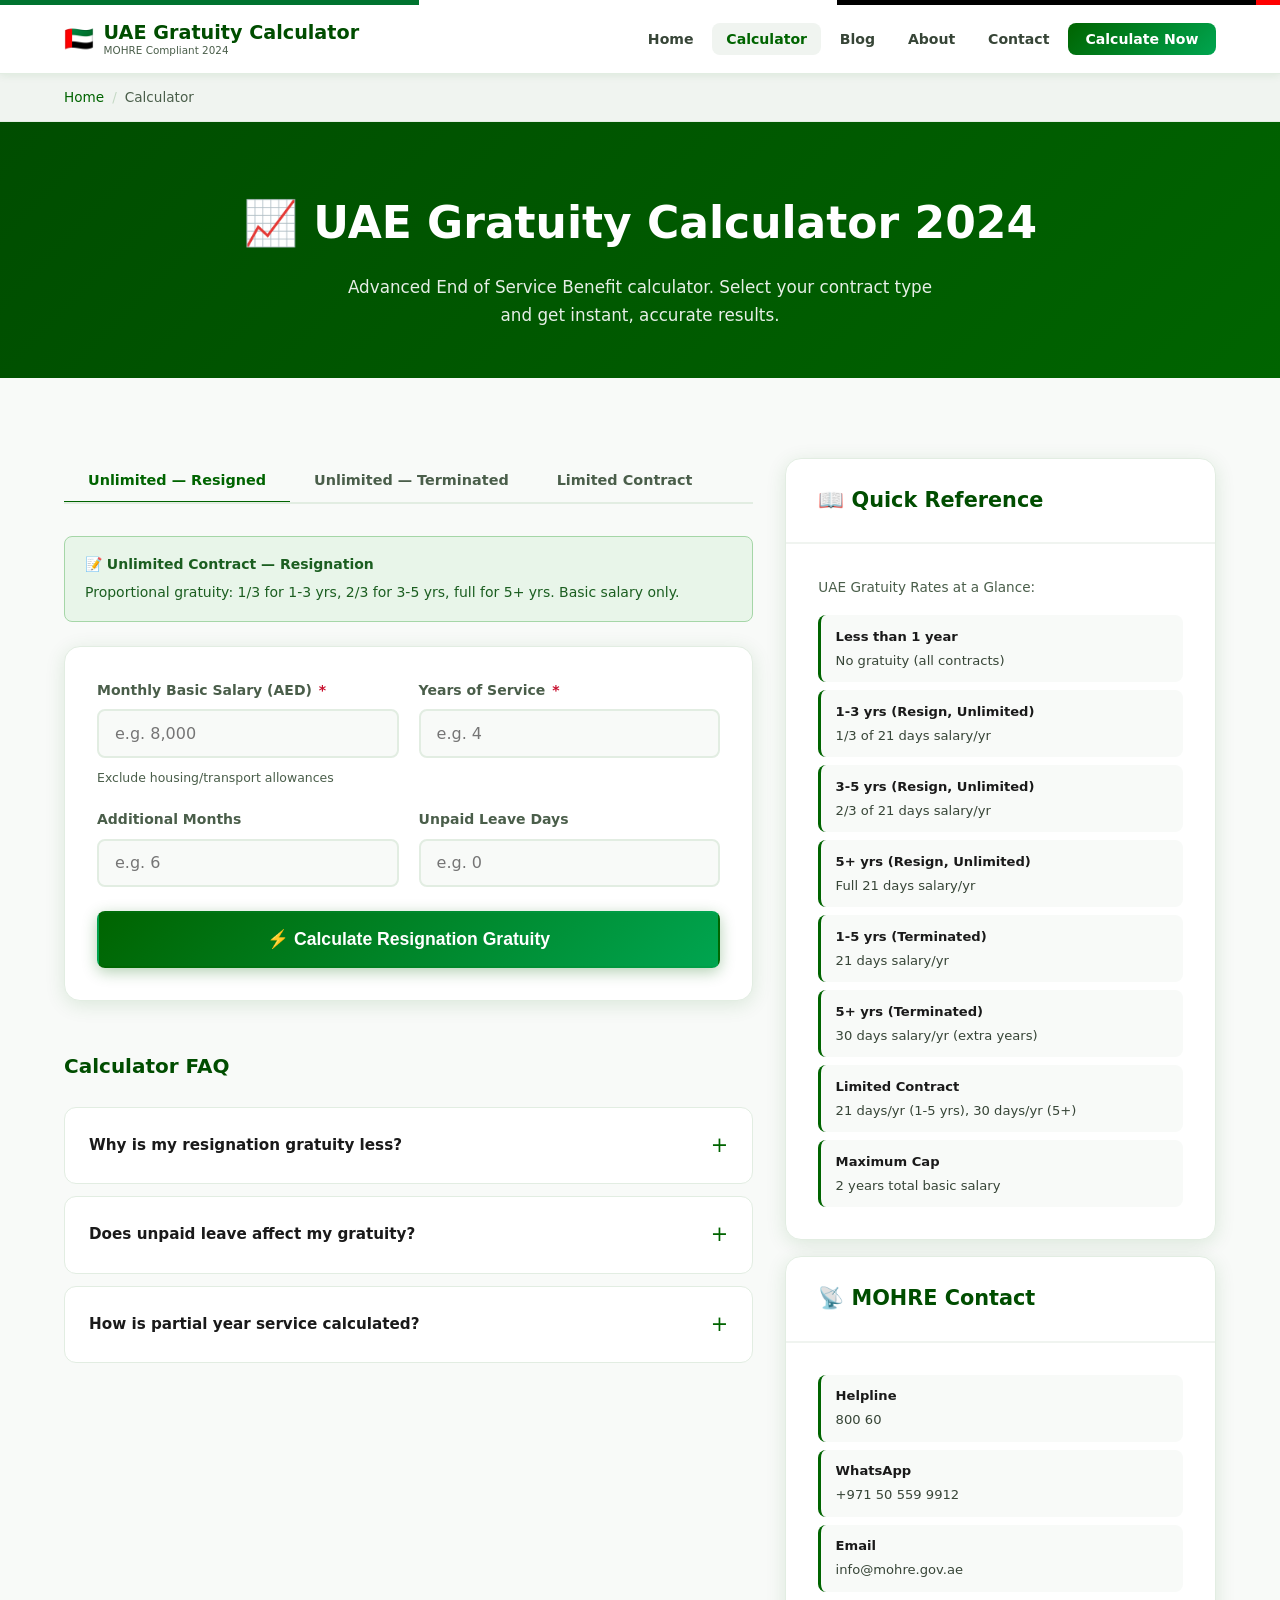
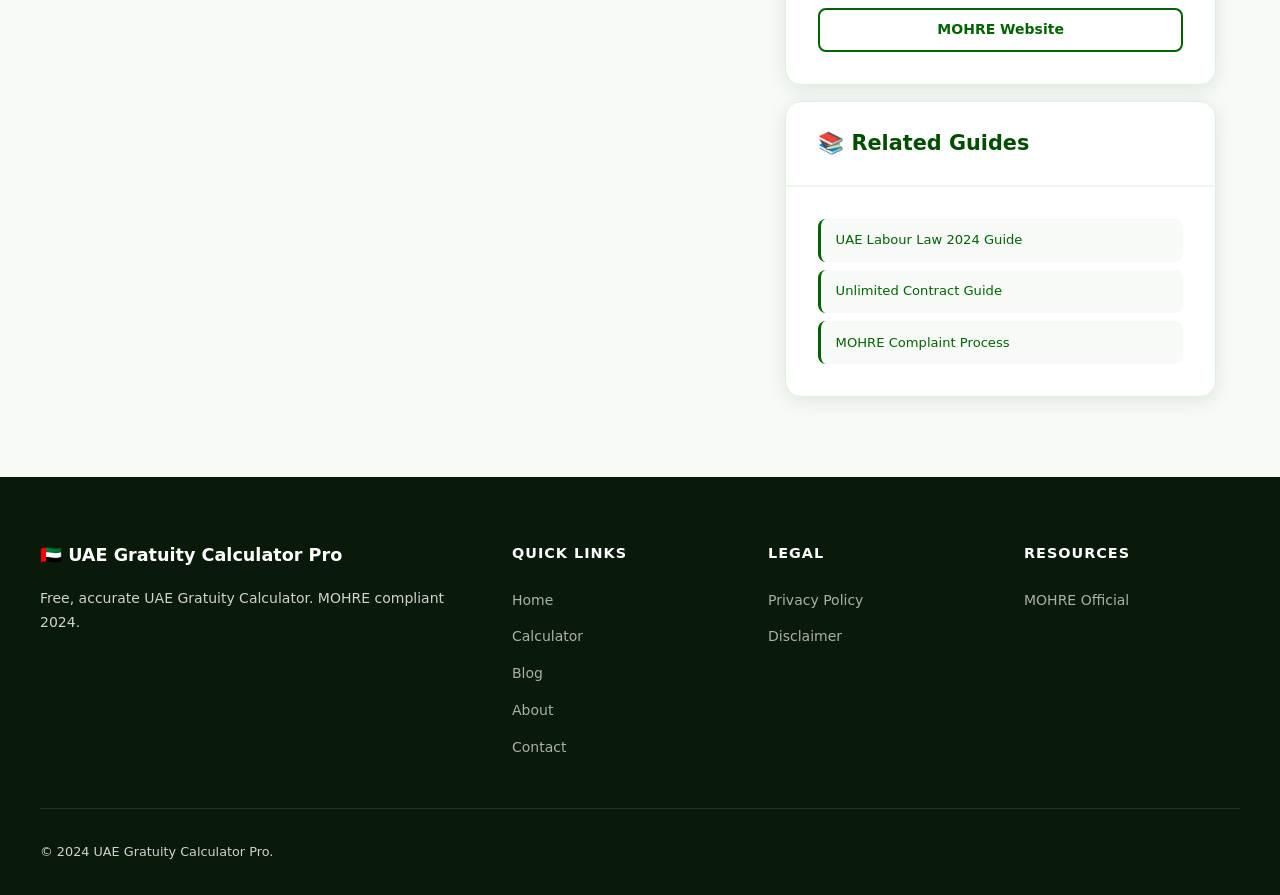
<file: calculator.html>
<!DOCTYPE html>
<html lang="en">
<head>
  <meta charset="UTF-8">
  <meta name="viewport" content="width=device-width, initial-scale=1.0">
  <title>UAE Gratuity Calculator 2024 | Calculate EOSB Online | Limited & Unlimited Contracts</title>
  <meta name="description" content="Advanced UAE Gratuity Calculator 2024. Calculate End of Service Benefits for Limited contracts, Unlimited contracts (resignation and termination) with real-time results. MOHRE compliant.">
  <meta name="keywords" content="UAE gratuity calculator online 2024, calculate gratuity UAE, EOSB calculator UAE, limited contract gratuity calculator UAE, unlimited contract gratuity UAE, gratuity formula 2024">
  <meta name="robots" content="index, follow">
  <link rel="canonical" href="https://mjunaid8204.github.io/gratuity-calculator-uae-pro/calculator.html">
  <meta property="og:title" content="UAE Gratuity Calculator 2024 - Advanced EOSB Tool">
  <meta property="og:description" content="Advanced UAE Gratuity Calculator with tabs for all 3 contract types. Instant results. MOHRE compliant 2024.">
  <meta property="og:url" content="https://mjunaid8204.github.io/gratuity-calculator-uae-pro/calculator.html">
  <link rel="stylesheet" href="style.css">
  <script type="application/ld+json">{"@context":"https://schema.org","@type":"WebApplication","name":"UAE Gratuity Calculator Advanced","url":"https://mjunaid8204.github.io/gratuity-calculator-uae-pro/calculator.html","applicationCategory":"FinanceApplication","description":"Advanced UAE End of Service Benefit calculator supporting all contract types","operatingSystem":"Any","offers":{"@type":"Offer","price":"0","priceCurrency":"AED"}}</script>
  <style>
    .tabs{display:flex;gap:0;border-bottom:2px solid var(--gray-200);margin-bottom:2rem;overflow-x:auto}
    .tab-btn{padding:.85rem 1.5rem;border:none;background:none;cursor:pointer;font-weight:600;font-size:.9rem;color:var(--gray-600);border-bottom:3px solid transparent;margin-bottom:-2px;transition:var(--transition);white-space:nowrap;font-family:var(--font-sans)}
    .tab-btn.active{color:var(--green);border-bottom-color:var(--green)}
    .tab-btn:hover{color:var(--green);background:var(--gray-50)}
    .tab-content{display:none}
    .tab-content.active{display:block;animation:fadeUp .3s ease}
    @keyframes fadeUp{from{opacity:0;transform:translateY(8px)}to{opacity:1;transform:translateY(0)}}
    .info-box{background:#e8f5e9;border:1px solid #a5d6a7;border-radius:var(--radius-sm);padding:1rem 1.25rem;margin-bottom:1.5rem;font-size:.875rem;color:#1b5e20}
    .info-box strong{display:block;margin-bottom:.25rem}
    .calc-layout{display:grid;grid-template-columns:1.6fr 1fr;gap:2rem;align-items:start}
    .ref-card{position:sticky;top:80px}
    .ref-list{list-style:none;display:flex;flex-direction:column;gap:.5rem}
    .ref-list li{padding:.65rem .9rem;background:var(--gray-50);border-radius:var(--radius-sm);font-size:.82rem;color:var(--gray-700);border-left:3px solid var(--green)}
    .ref-list li strong{color:var(--black);display:block;margin-bottom:.1rem}
    @media(max-width:900px){.calc-layout{grid-template-columns:1fr}.ref-card{position:static}}
  </style>
</head>
<body>
  <div class="flag-stripe" aria-hidden="true"><span></span><span></span><span></span><span></span></div>
  <nav class="navbar" role="navigation" aria-label="Main navigation">
    <div class="nav-container">
      <a href="index.html" class="nav-logo"><span class="flag">&#127462;&#127466;</span><div class="logo-text">UAE Gratuity <strong>Calculator</strong><span class="logo-sub">MOHRE Compliant 2024</span></div></a>
      <ul class="nav-links" id="navLinks">
        <li><a href="index.html">Home</a></li><li><a href="calculator.html" class="active">Calculator</a></li><li><a href="blog.html">Blog</a></li><li><a href="about.html">About</a></li><li><a href="contact.html">Contact</a></li><li><a href="calculator.html" class="nav-cta">Calculate Now</a></li>
      </ul>
      <button class="hamburger" onclick="document.getElementById('navLinks').classList.toggle('open')" aria-label="Toggle menu"><span></span><span></span><span></span></button>
    </div>
  </nav>
  <nav class="breadcrumb"><div class="container"><ol class="breadcrumb-list"><li><a href="index.html">Home</a></li><li>Calculator</li></ol></div></nav>
  <div class="page-header"><h1>&#128200; UAE Gratuity Calculator 2024</h1><p>Advanced End of Service Benefit calculator. Select your contract type and get instant, accurate results.</p></div>
  <section class="section">
    <div class="container">
      <div class="calc-layout">
        <div>
          <div class="tabs" role="tablist">
            <button class="tab-btn active" onclick="switchTab('ur',this)">Unlimited &mdash; Resigned</button>
            <button class="tab-btn" onclick="switchTab('ut',this)">Unlimited &mdash; Terminated</button>
            <button class="tab-btn" onclick="switchTab('lc',this)">Limited Contract</button>
          </div>
          <!-- Tab UR -->
          <div class="tab-content active" id="tab-ur">
            <div class="info-box"><strong>&#128221; Unlimited Contract &mdash; Resignation</strong>Proportional gratuity: 1/3 for 1-3 yrs, 2/3 for 3-5 yrs, full for 5+ yrs. Basic salary only.</div>
            <div class="card"><div class="card-body">
              <div class="form-grid">
                <div class="form-group"><label class="form-label" for="ur-s">Monthly Basic Salary (AED) <span class="required">*</span></label><input type="number" id="ur-s" class="form-control" placeholder="e.g. 8,000" min="0" step="0.01"><span class="form-hint">Exclude housing/transport allowances</span></div>
                <div class="form-group"><label class="form-label" for="ur-y">Years of Service <span class="required">*</span></label><input type="number" id="ur-y" class="form-control" placeholder="e.g. 4" min="0" step="1"></div>
                <div class="form-group"><label class="form-label" for="ur-m">Additional Months</label><input type="number" id="ur-m" class="form-control" placeholder="e.g. 6" min="0" max="11"></div>
                <div class="form-group"><label class="form-label" for="ur-u">Unpaid Leave Days</label><input type="number" id="ur-u" class="form-control" placeholder="e.g. 0" min="0"></div>
              </div>
              <button class="btn btn-primary btn-full btn-lg mt-3" onclick="calc('ur')">&#9889; Calculate Resignation Gratuity</button>
              <div class="error-box" id="ur-err" role="alert"></div>
              <div class="result-box" id="ur-res"><div class="result-label">&#10003; Unlimited Contract Resignation Gratuity</div><div class="result-amount" id="ur-amt"></div><div class="result-grid" id="ur-grid"></div><p class="result-disclaimer">Estimate per UAE Labour Law 2024. Consult MOHRE at 800 60 for exact amounts.</p></div>
            </div></div>
          </div>
          <!-- Tab UT -->
          <div class="tab-content" id="tab-ut">
            <div class="info-box"><strong>&#128221; Unlimited Contract &mdash; Terminated by Employer</strong>Full 21 days/yr for first 5 yrs, 30 days/yr beyond 5 yrs. Maximum 2 years salary cap.</div>
            <div class="card"><div class="card-body">
              <div class="form-grid">
                <div class="form-group"><label class="form-label" for="ut-s">Monthly Basic Salary (AED) <span class="required">*</span></label><input type="number" id="ut-s" class="form-control" placeholder="e.g. 8,000" min="0" step="0.01"></div>
                <div class="form-group"><label class="form-label" for="ut-y">Years of Service <span class="required">*</span></label><input type="number" id="ut-y" class="form-control" placeholder="e.g. 7" min="0" step="1"></div>
                <div class="form-group"><label class="form-label" for="ut-m">Additional Months</label><input type="number" id="ut-m" class="form-control" placeholder="e.g. 3" min="0" max="11"></div>
                <div class="form-group"><label class="form-label" for="ut-u">Unpaid Leave Days</label><input type="number" id="ut-u" class="form-control" placeholder="e.g. 0" min="0"></div>
              </div>
              <button class="btn btn-primary btn-full btn-lg mt-3" onclick="calc('ut')">&#9889; Calculate Termination Gratuity</button>
              <div class="error-box" id="ut-err" role="alert"></div>
              <div class="result-box" id="ut-res"><div class="result-label">&#10003; Unlimited Contract Termination Gratuity</div><div class="result-amount" id="ut-amt"></div><div class="result-grid" id="ut-grid"></div><p class="result-disclaimer">Estimate per UAE Labour Law 2024. Consult MOHRE at 800 60 for exact amounts.</p></div>
            </div></div>
          </div>
          <!-- Tab LC -->
          <div class="tab-content" id="tab-lc">
            <div class="info-box"><strong>&#128221; Limited Contract</strong>21 days/yr for first 5 yrs, 30 days/yr beyond. Same for resignation and termination. Max 2 years salary.</div>
            <div class="card"><div class="card-body">
              <div class="form-grid">
                <div class="form-group"><label class="form-label" for="lc-s">Monthly Basic Salary (AED) <span class="required">*</span></label><input type="number" id="lc-s" class="form-control" placeholder="e.g. 6,000" min="0" step="0.01"></div>
                <div class="form-group"><label class="form-label" for="lc-y">Years of Service <span class="required">*</span></label><input type="number" id="lc-y" class="form-control" placeholder="e.g. 3" min="0" step="1"></div>
                <div class="form-group"><label class="form-label" for="lc-m">Additional Months</label><input type="number" id="lc-m" class="form-control" placeholder="e.g. 2" min="0" max="11"></div>
                <div class="form-group"><label class="form-label" for="lc-u">Unpaid Leave Days</label><input type="number" id="lc-u" class="form-control" placeholder="e.g. 0" min="0"></div>
              </div>
              <button class="btn btn-primary btn-full btn-lg mt-3" onclick="calc('lc')">&#9889; Calculate Limited Contract Gratuity</button>
              <div class="error-box" id="lc-err" role="alert"></div>
              <div class="result-box" id="lc-res"><div class="result-label">&#10003; Limited Contract Gratuity</div><div class="result-amount" id="lc-amt"></div><div class="result-grid" id="lc-grid"></div><p class="result-disclaimer">Estimate per UAE Labour Law 2024. Maximum is 2 years basic salary. Consult MOHRE at 800 60.</p></div>
            </div></div>
          </div>
          <!-- FAQ -->
          <div class="section-sm"><h2 style="color:var(--green-dark);margin-bottom:1.5rem;font-size:1.25rem">Calculator FAQ</h2>
            <div class="faq-list">
              <details class="faq-item"><summary>Why is my resignation gratuity less?</summary><div class="faq-body">For unlimited contract resignation, gratuity is proportional. 1/3 rate for 1-3 years, 2/3 for 3-5 years, full rate only after 5+ years. Termination always gives the full rate.</div></details>
              <details class="faq-item"><summary>Does unpaid leave affect my gratuity?</summary><div class="faq-body">Yes. Unpaid leave days are deducted from total service period. This tool allows you to enter unpaid leave days for an adjusted calculation.</div></details>
              <details class="faq-item"><summary>How is partial year service calculated?</summary><div class="faq-body">Partial years count proportionally. For example, 3 years 6 months = 3.5 years for calculation purposes. Use the "Additional Months" field above.</div></details>
            </div>
          </div>
        </div>
        <!-- Sidebar -->
        <div class="ref-card">
          <div class="card"><div class="card-header"><h3>&#128214; Quick Reference</h3></div><div class="card-body">
            <p style="font-size:.85rem;color:var(--gray-600);margin-bottom:1rem">UAE Gratuity Rates at a Glance:</p>
            <ul class="ref-list">
              <li><strong>Less than 1 year</strong>No gratuity (all contracts)</li>
              <li><strong>1-3 yrs (Resign, Unlimited)</strong>1/3 of 21 days salary/yr</li>
              <li><strong>3-5 yrs (Resign, Unlimited)</strong>2/3 of 21 days salary/yr</li>
              <li><strong>5+ yrs (Resign, Unlimited)</strong>Full 21 days salary/yr</li>
              <li><strong>1-5 yrs (Terminated)</strong>21 days salary/yr</li>
              <li><strong>5+ yrs (Terminated)</strong>30 days salary/yr (extra years)</li>
              <li><strong>Limited Contract</strong>21 days/yr (1-5 yrs), 30 days/yr (5+)</li>
              <li><strong>Maximum Cap</strong>2 years total basic salary</li>
            </ul>
          </div></div>
          <div class="card mt-2"><div class="card-header"><h3>&#128225; MOHRE Contact</h3></div><div class="card-body">
            <ul class="ref-list">
              <li><strong>Helpline</strong>800 60</li>
              <li><strong>WhatsApp</strong>+971 50 559 9912</li>
              <li><strong>Email</strong>info@mohre.gov.ae</li>
            </ul>
            <a href="https://mohre.gov.ae" target="_blank" rel="noopener" class="btn btn-outline btn-full btn-sm mt-2">MOHRE Website</a>
          </div></div>
          <div class="card mt-2"><div class="card-header"><h3>&#128218; Related Guides</h3></div><div class="card-body">
            <ul class="ref-list">
              <li><a href="blog-uae-gratuity-law-2024.html" style="color:var(--green)">UAE Labour Law 2024 Guide</a></li>
              <li><a href="blog-unlimited-contract-gratuity.html" style="color:var(--green)">Unlimited Contract Guide</a></li>
              <li><a href="blog-mohre-complaint-guide.html" style="color:var(--green)">MOHRE Complaint Process</a></li>
            </ul>
          </div></div>
        </div>
      </div>
    </div>
  </section>
  <footer role="contentinfo">
    <div class="footer-grid">
      <div class="footer-brand"><div class="logo">&#127462;&#127466; UAE Gratuity Calculator Pro</div><p>Free, accurate UAE Gratuity Calculator. MOHRE compliant 2024.</p></div>
      <div class="footer-col"><h4>Quick Links</h4><ul><li><a href="index.html">Home</a></li><li><a href="calculator.html">Calculator</a></li><li><a href="blog.html">Blog</a></li><li><a href="about.html">About</a></li><li><a href="contact.html">Contact</a></li></ul></div>
      <div class="footer-col"><h4>Legal</h4><ul><li><a href="privacy-policy.html">Privacy Policy</a></li><li><a href="disclaimer.html">Disclaimer</a></li></ul></div>
      <div class="footer-col"><h4>Resources</h4><ul><li><a href="https://mohre.gov.ae" target="_blank" rel="noopener">MOHRE Official</a></li></ul></div>
    </div>
    <div class="footer-bottom"><div>&copy; 2024 UAE Gratuity Calculator Pro.</div></div>
  </footer>
  <script>
    function toggleNav(){document.getElementById('navLinks').classList.toggle('open');}
    document.querySelectorAll('.nav-links a').forEach(a=>a.addEventListener('click',()=>document.getElementById('navLinks').classList.remove('open')));
    function switchTab(id,btn){document.querySelectorAll('.tab-content').forEach(t=>t.classList.remove('active'));document.querySelectorAll('.tab-btn').forEach(b=>{b.classList.remove('active');b.setAttribute('aria-selected','false');});document.getElementById('tab-'+id).classList.add('active');btn.classList.add('active');btn.setAttribute('aria-selected','true');}
    function doCalc(salary,type,years,months,unpaid){const total=years+(months/12)-(unpaid/365);if(total<1)return null;const daily=salary/30;let g=0,f='';if(type==='ur'){if(total<3){g=(21*daily*total)*(1/3);f='1/3×21 days×'+total.toFixed(2)+'y';}else if(total<5){g=(21*daily*total)*(2/3);f='2/3×21 days×'+total.toFixed(2)+'y';}else{g=21*daily*total;f='21 days×'+total.toFixed(2)+'y';}}else{if(total<=5){g=21*daily*total;f='21 days×'+total.toFixed(2)+'y';}else{g=(21*daily*5)+(30*daily*(total-5));f='(21×5)+(30×'+(total-5).toFixed(2)+'y)';}}const max=salary*24;const capped=g>max;if(capped)g=max;return{g,daily,total,f,capped};}
    function showRes(p,d){document.getElementById(p+'-amt').textContent='AED '+d.g.toLocaleString('en-AE',{minimumFractionDigits:2,maximumFractionDigits:2});document.getElementById(p+'-grid').innerHTML='<div class="result-item"><div class="result-item-label">Daily Salary</div><div class="result-item-value">AED '+d.daily.toFixed(2)+'</div></div><div class="result-item"><div class="result-item-label">Service</div><div class="result-item-value">'+d.total.toFixed(2)+' Years</div></div><div class="result-item"><div class="result-item-label">Formula</div><div class="result-item-value" style="font-size:.82rem">'+d.f+'</div></div>'+(d.capped?'<div class="result-item" style="border-color:#f57c00"><div class="result-item-label">Note</div><div class="result-item-value" style="color:#e65100;font-size:.82rem">Capped at 2yr max</div></div>':'');document.getElementById(p+'-res').classList.add('show');document.getElementById(p+'-res').scrollIntoView({behavior:'smooth',block:'nearest'});}
    function showErr(p,msg){const el=document.getElementById(p+'-err');el.innerHTML='&#9888;&#65039; '+msg;el.classList.add('show');}
    function calc(p){document.getElementById(p+'-err').classList.remove('show');document.getElementById(p+'-res').classList.remove('show');const s=parseFloat(document.getElementById(p+'-s').value);const y=parseFloat(document.getElementById(p+'-y').value)||0;const m=parseFloat(document.getElementById(p+'-m').value)||0;const u=parseFloat(document.getElementById(p+'-u').value)||0;if(!s||s<=0)return showErr(p,'Enter a valid basic salary.');const type=p;const r=doCalc(s,type,y,m,u);if(!r)return showErr(p,'Minimum 1 year of service required.');showRes(p,r);}
  </script>
</body>
</html>
</file>
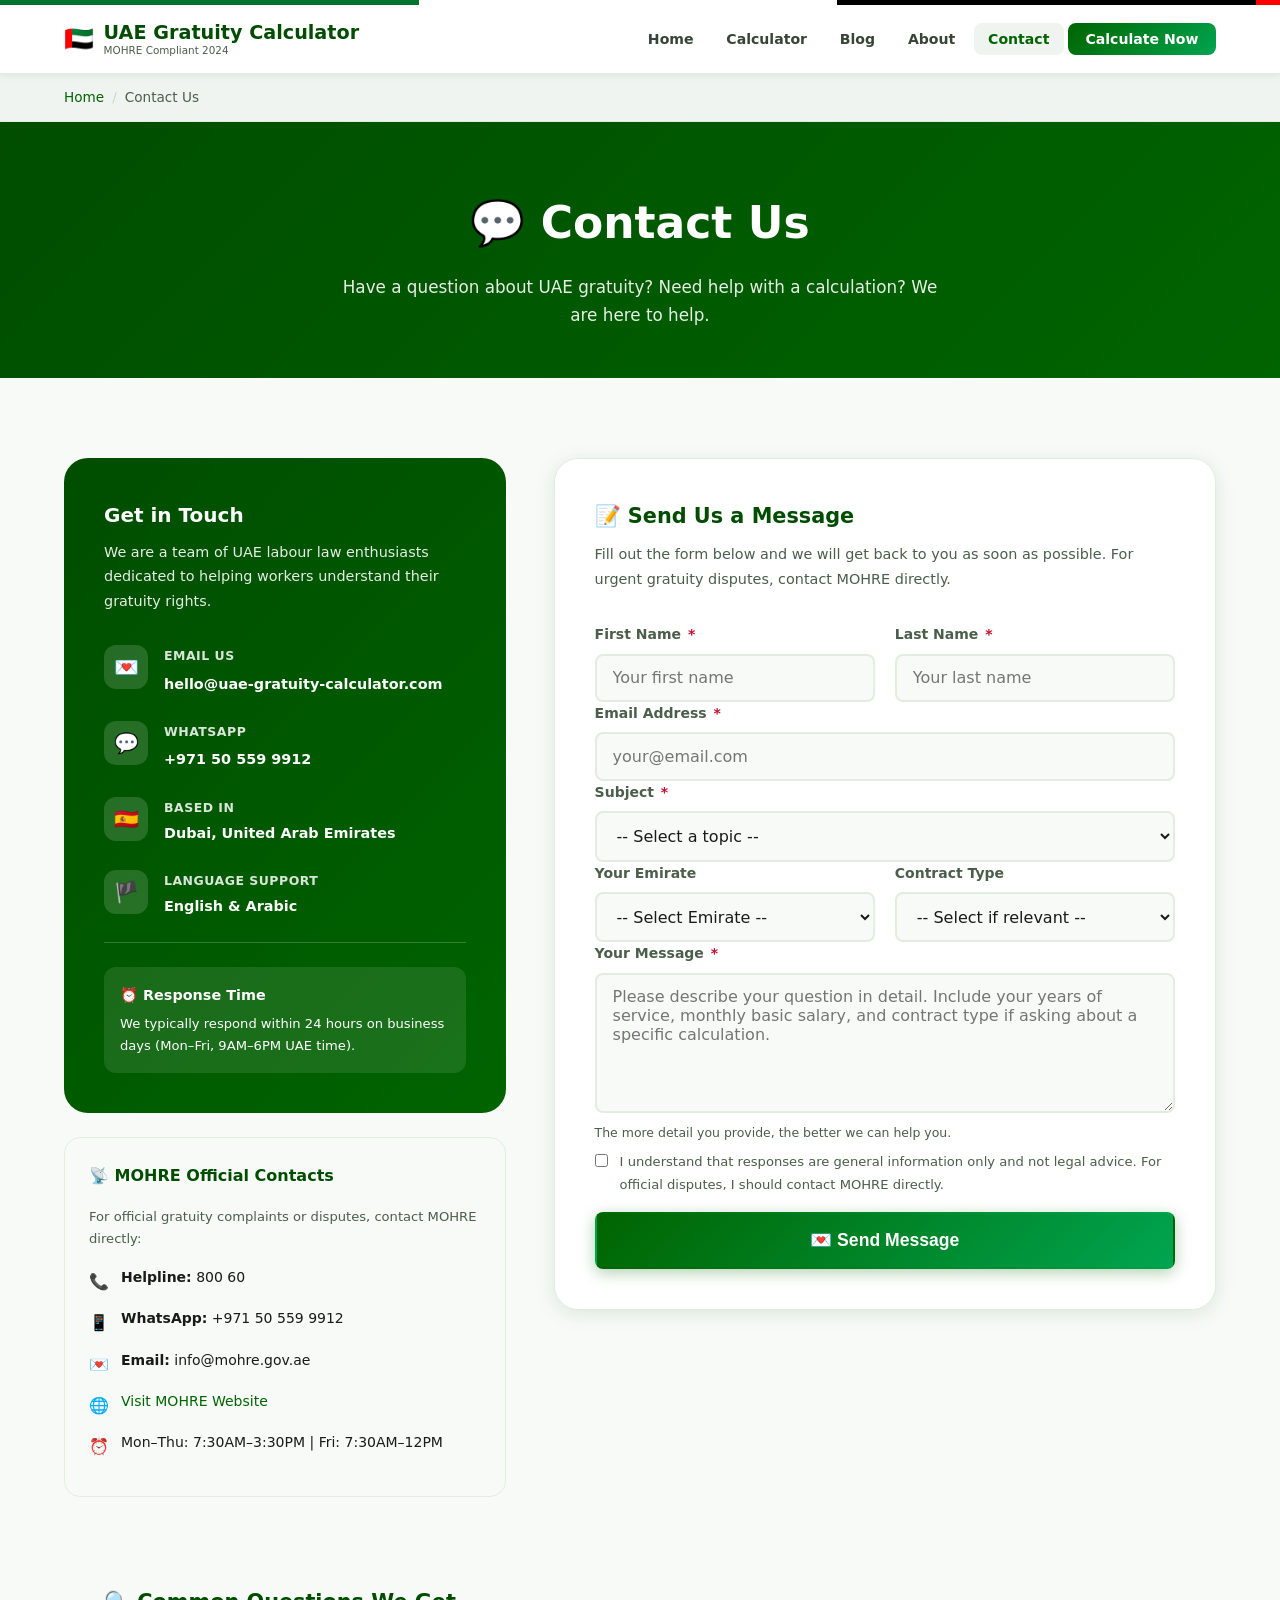
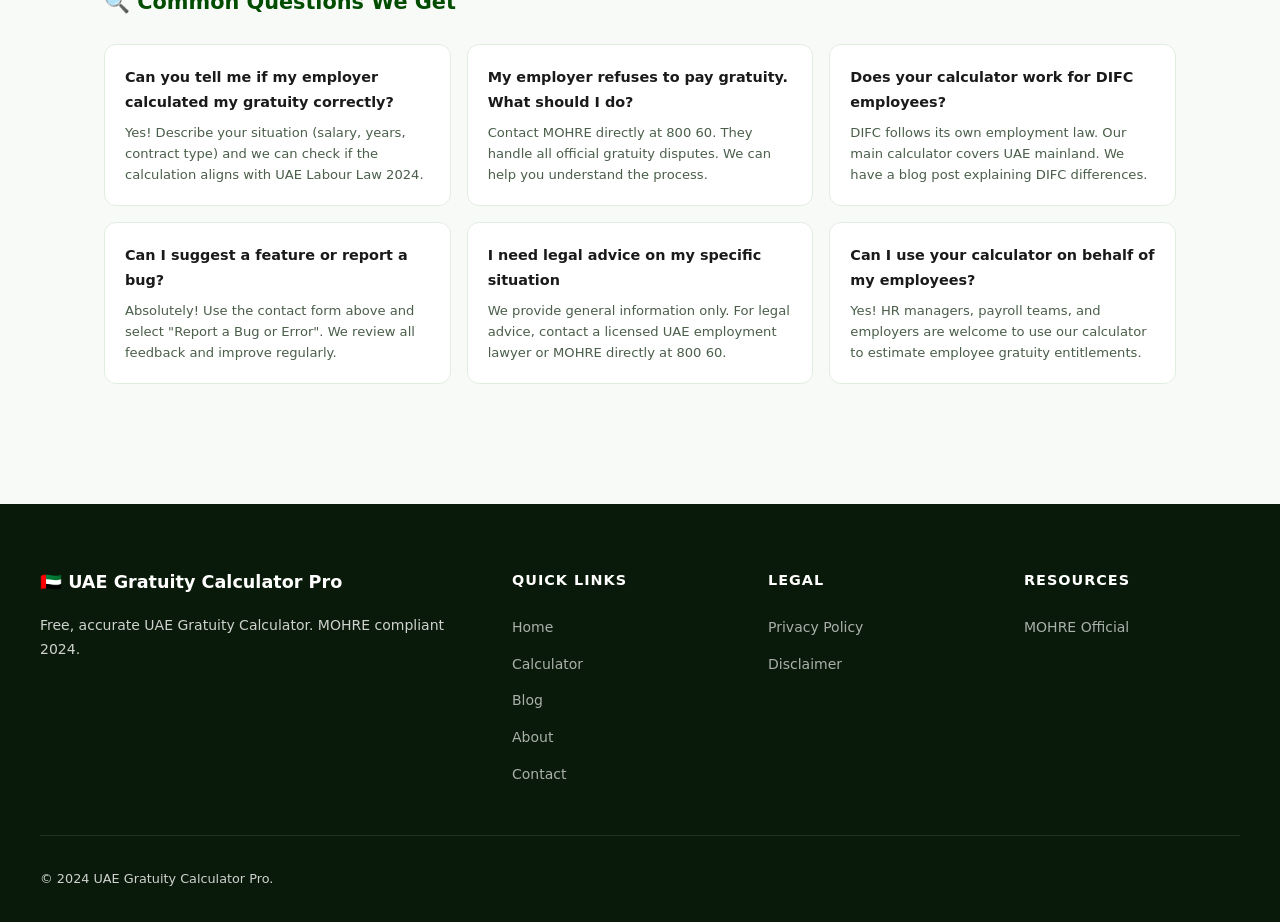
<file: contact.html>
<!DOCTYPE html>
<html lang="en">
<head>
  <meta charset="UTF-8">
  <meta name="viewport" content="width=device-width, initial-scale=1.0">
  <title>Contact UAE Gratuity Calculator | Get Help with Gratuity Questions</title>
  <meta name="description" content="Contact UAE Gratuity Calculator Pro for help with gratuity calculations, UAE labour law questions, or to report an issue. We typically respond within 24 hours.">
  <meta name="keywords" content="contact UAE gratuity calculator, UAE labour law help, gratuity question UAE, MOHRE advice contact">
  <meta name="robots" content="index, follow">
  <link rel="canonical" href="https://mjunaid8204.github.io/gratuity-calculator-uae-pro/contact.html">
  <link rel="stylesheet" href="style.css">
  <script type="application/ld+json">
  {
    "@context": "https://schema.org",
    "@type": "ContactPage",
    "name": "Contact UAE Gratuity Calculator Pro",
    "url": "https://mjunaid8204.github.io/gratuity-calculator-uae-pro/contact.html",
    "mainEntity": {
      "@type": "Organization",
      "name": "UAE Gratuity Calculator Pro",
      "url": "https://mjunaid8204.github.io/gratuity-calculator-uae-pro/",
      "contactPoint": {
        "@type": "ContactPoint",
        "contactType": "Customer Support",
        "availableLanguage": ["English", "Arabic"]
      }
    }
  }
  </script>
  <style>
    .contact-wrap { display: grid; grid-template-columns: 1fr 1.5fr; gap: 3rem; align-items: start; }
    .contact-info-card { background: linear-gradient(135deg, var(--green-dark), var(--green)); color: white; border-radius: var(--radius-xl); padding: 2.5rem; }
    .contact-info-card h3 { font-size: 1.25rem; margin-bottom: 0.5rem; }
    .contact-info-card > p { opacity: 0.9; margin-bottom: 2rem; font-size: 0.9rem; }
    .contact-method { display: flex; gap: 1rem; margin-bottom: 1.5rem; align-items: flex-start; }
    .contact-method-icon { width: 44px; height: 44px; background: rgba(255,255,255,0.15); border-radius: var(--radius-md); display: flex; align-items: center; justify-content: center; font-size: 1.25rem; flex-shrink: 0; }
    .contact-method h4 { color: rgba(255,255,255,0.85); font-size: 0.78rem; text-transform: uppercase; letter-spacing: 0.5px; margin-bottom: 0.2rem; }
    .contact-method p, .contact-method a { color: white; font-weight: 600; font-size: 0.9rem; }
    .contact-method a:hover { opacity: 0.8; }
    .contact-divider { border: none; border-top: 1px solid rgba(255,255,255,0.2); margin: 1.5rem 0; }
    .response-time { background: rgba(255,255,255,0.1); border-radius: var(--radius-md); padding: 1rem; font-size: 0.82rem; }
    .response-time strong { display: block; margin-bottom: 0.3rem; font-size: 0.9rem; }
    .mohre-card { background: var(--gray-50); border: 1px solid var(--gray-200); border-radius: var(--radius-lg); padding: 1.5rem; margin-top: 1.5rem; }
    .mohre-card h4 { color: var(--green-dark); margin-bottom: 1rem; font-size: 1rem; }
    .mohre-item { display: flex; gap: 0.75rem; margin-bottom: 0.75rem; font-size: 0.875rem; }
    .mohre-item .icon { font-size: 1rem; flex-shrink: 0; margin-top: 2px; }
    .form-card { background: white; border-radius: var(--radius-xl); border: 1px solid var(--gray-200); box-shadow: var(--shadow-md); padding: 2.5rem; }
    .form-card h2 { color: var(--green-dark); margin-bottom: 0.5rem; font-size: 1.3rem; }
    .form-card > p { color: var(--gray-600); font-size: 0.9rem; margin-bottom: 2rem; }
    .form-row { display: grid; grid-template-columns: 1fr 1fr; gap: 1.25rem; }
    .success-msg { display: none; background: #e8f5e9; border: 2px solid #4caf50; border-radius: var(--radius-md); padding: 1.5rem; text-align: center; }
    .success-msg.show { display: block; animation: fadeIn 0.4s ease; }
    .success-msg h3 { color: #2e7d32; margin-bottom: 0.5rem; }
    .success-msg p { color: #555; font-size: 0.9rem; }
    .faq-quick { background: var(--gray-50); border-radius: var(--radius-xl); padding: 2.5rem; margin-top: 3rem; }
    .faq-quick h2 { color: var(--green-dark); margin-bottom: 1.5rem; font-size: 1.3rem; }
    .quick-faq-grid { display: grid; grid-template-columns: repeat(auto-fit, minmax(280px, 1fr)); gap: 1rem; }
    .quick-faq-item { background: white; border-radius: var(--radius-md); padding: 1.25rem; border: 1px solid var(--gray-200); }
    .quick-faq-item h4 { color: var(--black); font-size: 0.9rem; margin-bottom: 0.5rem; }
    .quick-faq-item p { color: var(--gray-600); font-size: 0.82rem; line-height: 1.6; }
    @media(max-width:900px) { .contact-wrap { grid-template-columns: 1fr; } .form-row { grid-template-columns: 1fr; } }
  </style>
</head>
<body>
  <div class="flag-stripe" aria-hidden="true"><span></span><span></span><span></span><span></span></div>

  <nav class="navbar" role="navigation" aria-label="Main navigation">
    <div class="nav-container">
      <a href="index.html" class="nav-logo">
        <span class="flag">&#127462;&#127466;</span>
        <div class="logo-text">UAE Gratuity <strong>Calculator</strong><span class="logo-sub">MOHRE Compliant 2024</span></div>
      </a>
      <ul class="nav-links" id="navLinks">
        <li><a href="index.html">Home</a></li>
        <li><a href="calculator.html">Calculator</a></li>
        <li><a href="blog.html">Blog</a></li>
        <li><a href="about.html">About</a></li>
        <li><a href="contact.html" class="active">Contact</a></li>
        <li><a href="calculator.html" class="nav-cta">Calculate Now</a></li>
      </ul>
      <button class="hamburger" onclick="toggleNav()" aria-label="Toggle menu"><span></span><span></span><span></span></button>
    </div>
  </nav>

  <nav class="breadcrumb" aria-label="Breadcrumb">
    <div class="container">
      <ol class="breadcrumb-list">
        <li><a href="index.html">Home</a></li>
        <li>Contact Us</li>
      </ol>
    </div>
  </nav>

  <div class="page-header">
    <h1>&#128172; Contact Us</h1>
    <p>Have a question about UAE gratuity? Need help with a calculation? We are here to help.</p>
  </div>

  <section class="section">
    <div class="container">
      <div class="contact-wrap">
        <!-- Contact Info -->
        <div>
          <div class="contact-info-card">
            <h3>Get in Touch</h3>
            <p>We are a team of UAE labour law enthusiasts dedicated to helping workers understand their gratuity rights.</p>

            <div class="contact-method">
              <div class="contact-method-icon">&#128140;</div>
              <div><h4>Email Us</h4><a href="mailto:hello@uae-gratuity-calculator.com">hello@uae-gratuity-calculator.com</a></div>
            </div>

            <div class="contact-method">
              <div class="contact-method-icon">&#128172;</div>
              <div><h4>WhatsApp</h4><a href="https://wa.me/971505599912" target="_blank" rel="noopener">+971 50 559 9912</a></div>
            </div>

            <div class="contact-method">
              <div class="contact-method-icon">&#127466;&#127462;</div>
              <div><h4>Based In</h4><p>Dubai, United Arab Emirates</p></div>
            </div>

            <div class="contact-method">
              <div class="contact-method-icon">&#127988;</div>
              <div><h4>Language Support</h4><p>English &amp; Arabic</p></div>
            </div>

            <hr class="contact-divider">

            <div class="response-time">
              <strong>&#9200; Response Time</strong>
              We typically respond within 24 hours on business days (Mon&ndash;Fri, 9AM&ndash;6PM UAE time).
            </div>
          </div>

          <!-- MOHRE Contact -->
          <div class="mohre-card">
            <h4>&#128225; MOHRE Official Contacts</h4>
            <p style="font-size:0.82rem;color:var(--gray-600);margin-bottom:1rem">For official gratuity complaints or disputes, contact MOHRE directly:</p>
            <div class="mohre-item"><span class="icon">&#128222;</span><span><strong>Helpline:</strong> 800 60</span></div>
            <div class="mohre-item"><span class="icon">&#128241;</span><span><strong>WhatsApp:</strong> +971 50 559 9912</span></div>
            <div class="mohre-item"><span class="icon">&#128140;</span><span><strong>Email:</strong> info@mohre.gov.ae</span></div>
            <div class="mohre-item"><span class="icon">&#127760;</span><a href="https://mohre.gov.ae" target="_blank" rel="noopener" style="color:var(--green)">Visit MOHRE Website</a></div>
            <div class="mohre-item"><span class="icon">&#9200;</span><span>Mon&ndash;Thu: 7:30AM&ndash;3:30PM | Fri: 7:30AM&ndash;12PM</span></div>
          </div>
        </div>

        <!-- Contact Form -->
        <div>
          <div class="form-card">
            <h2>&#128221; Send Us a Message</h2>
            <p>Fill out the form below and we will get back to you as soon as possible. For urgent gratuity disputes, contact MOHRE directly.</p>

            <div id="successMsg" class="success-msg">
              <h3>&#9989; Message Sent!</h3>
              <p>Thank you for reaching out. We will respond within 24 hours on business days.</p>
            </div>

            <form id="contactForm" onsubmit="handleSubmit(event)" novalidate>
              <div class="form-row">
                <div class="form-group">
                  <label class="form-label" for="firstName">First Name <span class="required">*</span></label>
                  <input type="text" id="firstName" class="form-control" placeholder="Your first name" required autocomplete="given-name">
                </div>
                <div class="form-group">
                  <label class="form-label" for="lastName">Last Name <span class="required">*</span></label>
                  <input type="text" id="lastName" class="form-control" placeholder="Your last name" required autocomplete="family-name">
                </div>
              </div>

              <div class="form-group">
                <label class="form-label" for="email">Email Address <span class="required">*</span></label>
                <input type="email" id="email" class="form-control" placeholder="your@email.com" required autocomplete="email">
              </div>

              <div class="form-group">
                <label class="form-label" for="subject">Subject <span class="required">*</span></label>
                <select id="subject" class="form-control" required>
                  <option value="">-- Select a topic --</option>
                  <option value="calculator">Question About Calculator</option>
                  <option value="gratuity-law">UAE Gratuity Law Question</option>
                  <option value="calculation-check">Want to Verify a Calculation</option>
                  <option value="mohre-complaint">Need Help with MOHRE Complaint</option>
                  <option value="limited-contract">Limited Contract Question</option>
                  <option value="unlimited-contract">Unlimited Contract Question</option>
                  <option value="freezone">Free Zone Gratuity Question</option>
                  <option value="bug">Report a Bug or Error</option>
                  <option value="other">Other</option>
                </select>
              </div>

              <div class="form-row">
                <div class="form-group">
                  <label class="form-label" for="emirate">Your Emirate</label>
                  <select id="emirate" class="form-control">
                    <option value="">-- Select Emirate --</option>
                    <option>Dubai</option>
                    <option>Abu Dhabi</option>
                    <option>Sharjah</option>
                    <option>Ras Al Khaimah</option>
                    <option>Fujairah</option>
                    <option>Ajman</option>
                    <option>Umm Al Quwain</option>
                    <option>DIFC / Free Zone</option>
                  </select>
                </div>
                <div class="form-group">
                  <label class="form-label" for="contractType2">Contract Type</label>
                  <select id="contractType2" class="form-control">
                    <option value="">-- Select if relevant --</option>
                    <option>Limited Contract</option>
                    <option>Unlimited Contract</option>
                    <option>Free Zone Contract</option>
                    <option>Not Sure</option>
                  </select>
                </div>
              </div>

              <div class="form-group">
                <label class="form-label" for="message">Your Message <span class="required">*</span></label>
                <textarea id="message" class="form-control" rows="5" placeholder="Please describe your question in detail. Include your years of service, monthly basic salary, and contract type if asking about a specific calculation." required></textarea>
                <span class="form-hint">The more detail you provide, the better we can help you.</span>
              </div>

              <div class="form-group" style="flex-direction:row;align-items:flex-start;gap:0.75rem;margin-top:0.5rem">
                <input type="checkbox" id="consent" required style="margin-top:3px;width:auto;flex-shrink:0">
                <label for="consent" style="font-size:0.82rem;color:var(--gray-600);cursor:pointer;font-weight:400">
                  I understand that responses are general information only and not legal advice. For official disputes, I should contact MOHRE directly.
                </label>
              </div>

              <div class="error-box" id="formError" role="alert"></div>

              <button type="submit" class="btn btn-primary btn-full btn-lg mt-2">
                &#128140; Send Message
              </button>
            </form>
          </div>
        </div>
      </div>

      <!-- Quick FAQs -->
      <div class="faq-quick">
        <h2>&#128269; Common Questions We Get</h2>
        <div class="quick-faq-grid">
          <div class="quick-faq-item">
            <h4>Can you tell me if my employer calculated my gratuity correctly?</h4>
            <p>Yes! Describe your situation (salary, years, contract type) and we can check if the calculation aligns with UAE Labour Law 2024.</p>
          </div>
          <div class="quick-faq-item">
            <h4>My employer refuses to pay gratuity. What should I do?</h4>
            <p>Contact MOHRE directly at 800 60. They handle all official gratuity disputes. We can help you understand the process.</p>
          </div>
          <div class="quick-faq-item">
            <h4>Does your calculator work for DIFC employees?</h4>
            <p>DIFC follows its own employment law. Our main calculator covers UAE mainland. We have a blog post explaining DIFC differences.</p>
          </div>
          <div class="quick-faq-item">
            <h4>Can I suggest a feature or report a bug?</h4>
            <p>Absolutely! Use the contact form above and select "Report a Bug or Error". We review all feedback and improve regularly.</p>
          </div>
          <div class="quick-faq-item">
            <h4>I need legal advice on my specific situation</h4>
            <p>We provide general information only. For legal advice, contact a licensed UAE employment lawyer or MOHRE directly at 800 60.</p>
          </div>
          <div class="quick-faq-item">
            <h4>Can I use your calculator on behalf of my employees?</h4>
            <p>Yes! HR managers, payroll teams, and employers are welcome to use our calculator to estimate employee gratuity entitlements.</p>
          </div>
        </div>
      </div>
    </div>
  </section>

  <footer role="contentinfo">
    <div class="footer-grid">
      <div class="footer-brand">
        <div class="logo">&#127462;&#127466; UAE Gratuity Calculator Pro</div>
        <p>Free, accurate UAE Gratuity Calculator. MOHRE compliant 2024.</p>
      </div>
      <div class="footer-col"><h4>Quick Links</h4><ul><li><a href="index.html">Home</a></li><li><a href="calculator.html">Calculator</a></li><li><a href="blog.html">Blog</a></li><li><a href="about.html">About</a></li><li><a href="contact.html">Contact</a></li></ul></div>
      <div class="footer-col"><h4>Legal</h4><ul><li><a href="privacy-policy.html">Privacy Policy</a></li><li><a href="disclaimer.html">Disclaimer</a></li></ul></div>
      <div class="footer-col"><h4>Resources</h4><ul><li><a href="https://mohre.gov.ae" target="_blank" rel="noopener">MOHRE Official</a></li></ul></div>
    </div>
    <div class="footer-bottom"><div>&copy; 2024 UAE Gratuity Calculator Pro.</div></div>
  </footer>

  <script>
    function toggleNav() { document.getElementById('navLinks').classList.toggle('open'); }
    document.querySelectorAll('.nav-links a').forEach(a => a.addEventListener('click', () => document.getElementById('navLinks').classList.remove('open')));

    function handleSubmit(e) {
      e.preventDefault();
      const err = document.getElementById('formError');
      err.classList.remove('show');
      const fn = document.getElementById('firstName').value.trim();
      const em = document.getElementById('email').value.trim();
      const subj = document.getElementById('subject').value;
      const msg = document.getElementById('message').value.trim();
      const consent = document.getElementById('consent').checked;
      if (!fn) { err.innerHTML = '&#9888;&#65039; Please enter your first name.'; err.classList.add('show'); return; }
      if (!em || !em.includes('@')) { err.innerHTML = '&#9888;&#65039; Please enter a valid email address.'; err.classList.add('show'); return; }
      if (!subj) { err.innerHTML = '&#9888;&#65039; Please select a subject.'; err.classList.add('show'); return; }
      if (msg.length < 20) { err.innerHTML = '&#9888;&#65039; Please describe your question in more detail (at least 20 characters).'; err.classList.add('show'); return; }
      if (!consent) { err.innerHTML = '&#9888;&#65039; Please accept the terms to continue.'; err.classList.add('show'); return; }
      document.getElementById('contactForm').style.display = 'none';
      document.getElementById('successMsg').classList.add('show');
    }
  </script>
</body>
</html>
</file>
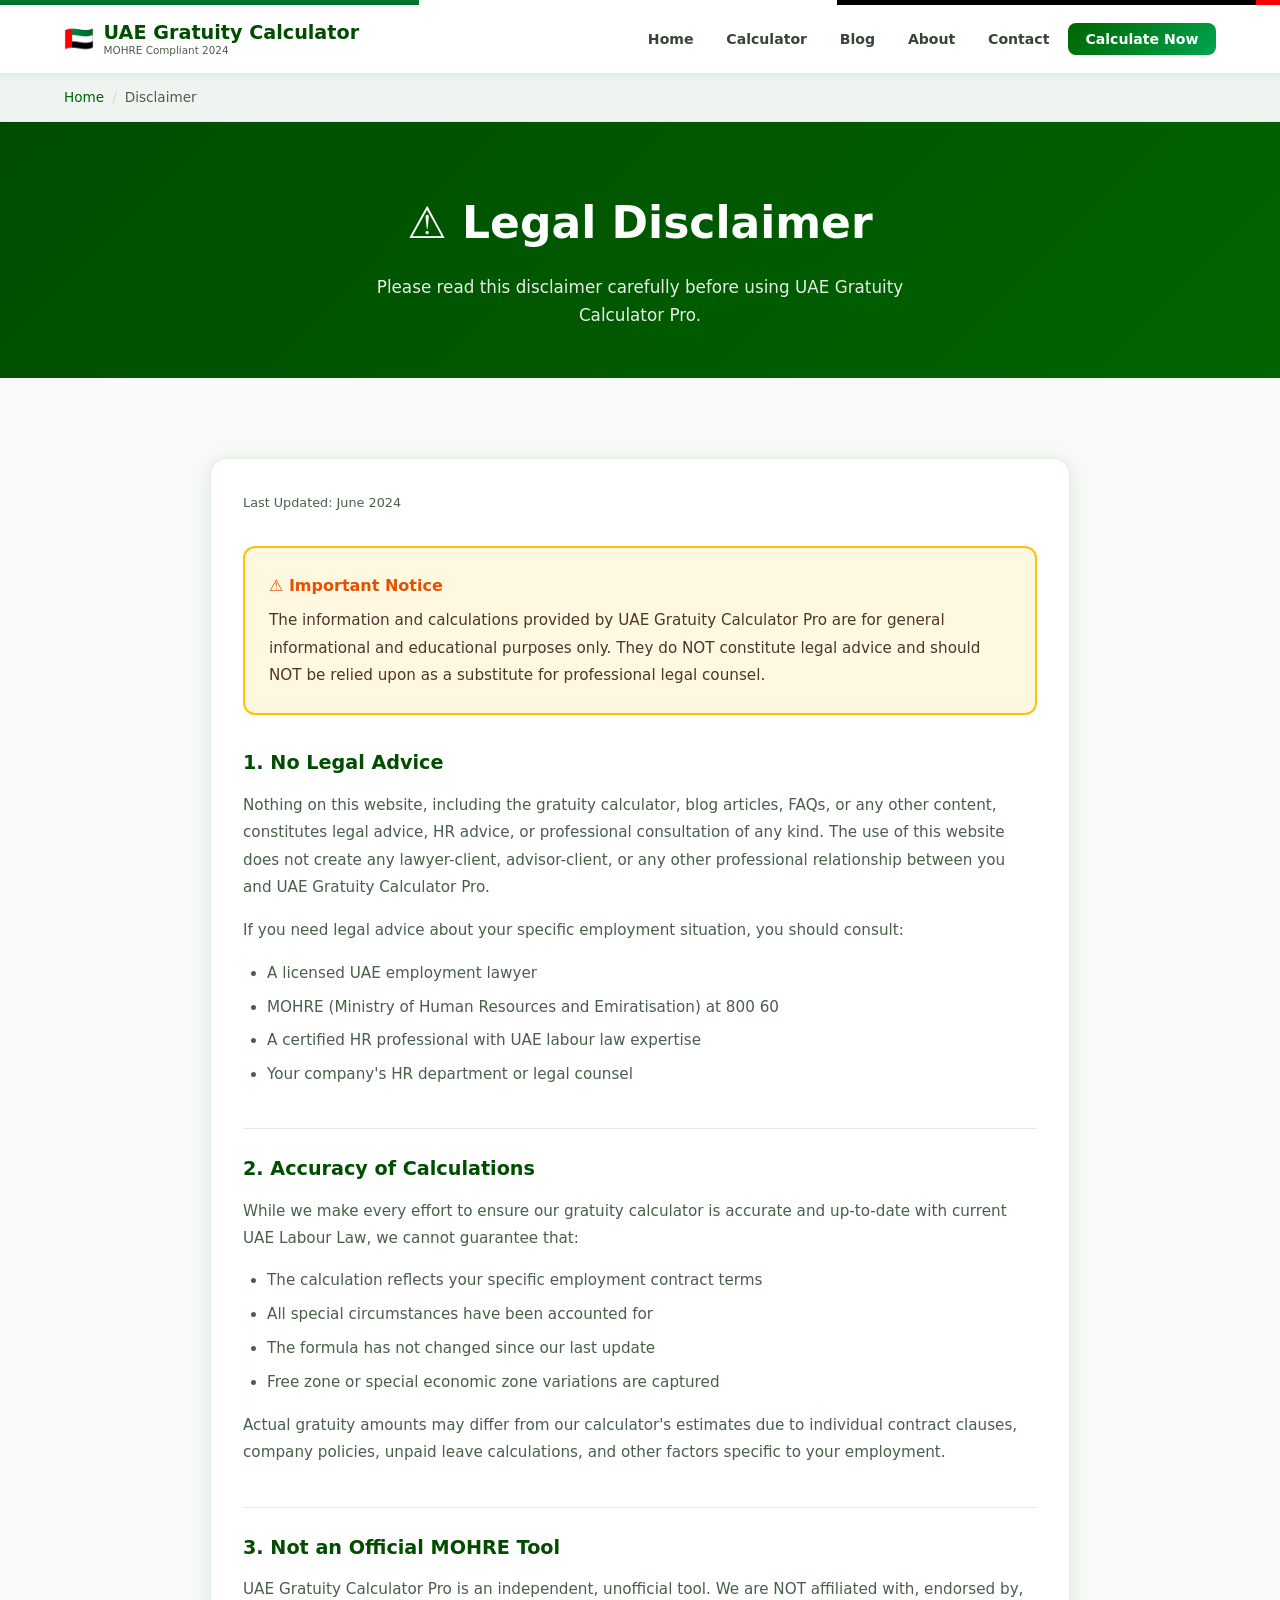
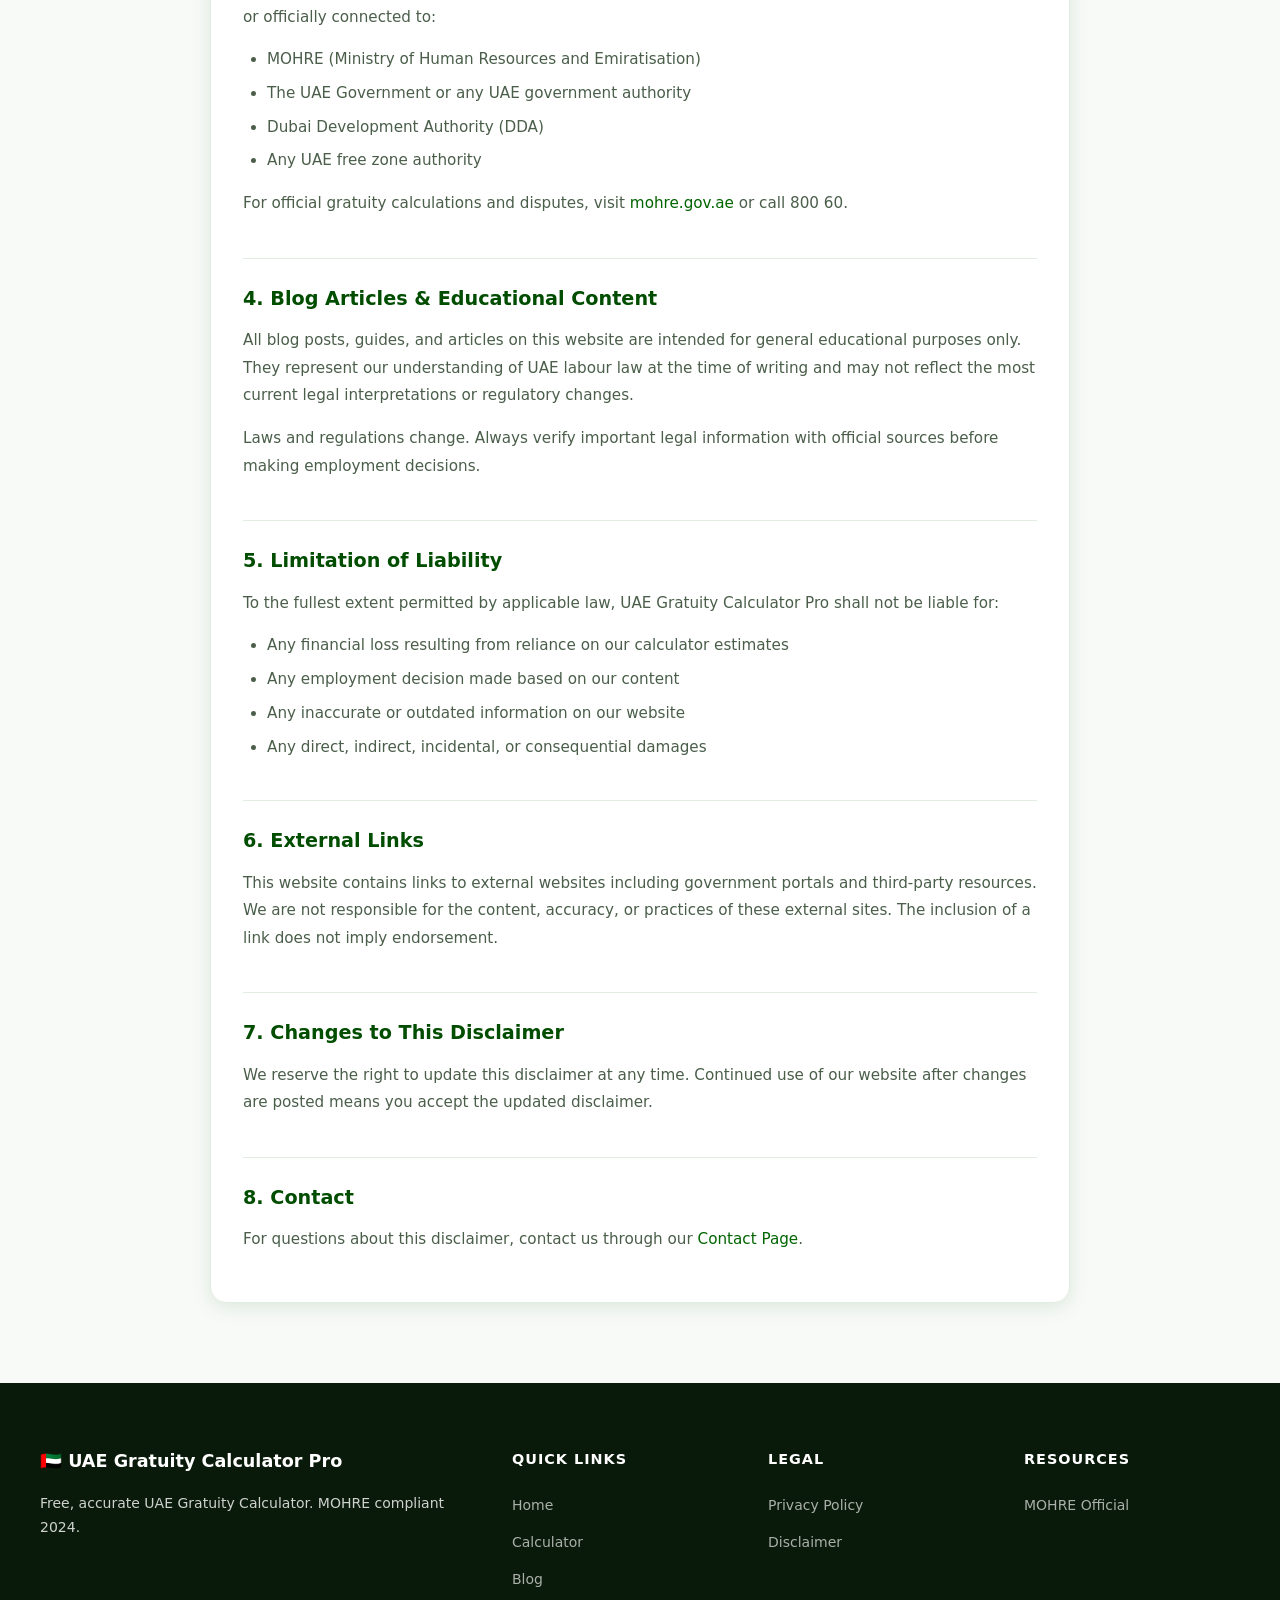
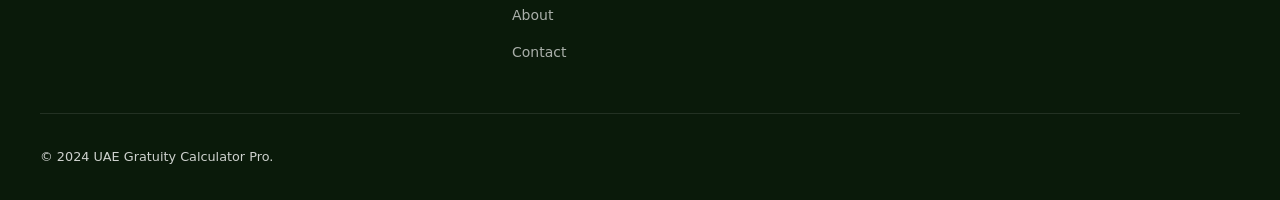
<file: disclaimer.html>
<!DOCTYPE html>
<html lang="en">
<head>
  <meta charset="UTF-8">
  <meta name="viewport" content="width=device-width, initial-scale=1.0">
  <title>Disclaimer | UAE Gratuity Calculator Pro</title>
  <meta name="description" content="Legal disclaimer for UAE Gratuity Calculator Pro. Our calculator provides estimates for informational purposes only and is not a substitute for professional legal advice.">
  <meta name="robots" content="index, follow">
  <link rel="canonical" href="https://mjunaid8204.github.io/gratuity-calculator-uae-pro/disclaimer.html">
  <link rel="stylesheet" href="style.css">
  <style>
    .legal-content{max-width:860px;margin:0 auto}
    .legal-content h2{color:var(--green-dark);font-size:1.2rem;margin:2.5rem 0 0.75rem;padding-top:1.5rem;border-top:1px solid var(--gray-200)}
    .legal-content h2:first-child{border-top:none;margin-top:0;padding-top:0}
    .legal-content p{color:var(--gray-600);margin-bottom:1rem;line-height:1.8;font-size:0.95rem}
    .legal-content ul{list-style:disc;padding-left:1.5rem;color:var(--gray-600);font-size:0.95rem;margin-bottom:1rem}
    .legal-content ul li{margin-bottom:0.5rem;line-height:1.7}
    .warning-box{background:#fff8e1;border:2px solid #ffc107;border-radius:var(--radius-md);padding:1.5rem;margin-bottom:2rem}
    .warning-box h4{color:#e65100;margin-bottom:0.5rem;font-size:1rem}
    .warning-box p{margin-bottom:0;color:#4e342e;font-weight:500}
  </style>
</head>
<body>
  <div class="flag-stripe" aria-hidden="true"><span></span><span></span><span></span><span></span></div>
  <nav class="navbar" role="navigation">
    <div class="nav-container">
      <a href="index.html" class="nav-logo"><span class="flag">&#127462;&#127466;</span><div class="logo-text">UAE Gratuity <strong>Calculator</strong><span class="logo-sub">MOHRE Compliant 2024</span></div></a>
      <ul class="nav-links" id="navLinks">
        <li><a href="index.html">Home</a></li><li><a href="calculator.html">Calculator</a></li><li><a href="blog.html">Blog</a></li><li><a href="about.html">About</a></li><li><a href="contact.html">Contact</a></li><li><a href="calculator.html" class="nav-cta">Calculate Now</a></li>
      </ul>
      <button class="hamburger" onclick="document.getElementById('navLinks').classList.toggle('open')" aria-label="Toggle menu"><span></span><span></span><span></span></button>
    </div>
  </nav>
  <nav class="breadcrumb"><div class="container"><ol class="breadcrumb-list"><li><a href="index.html">Home</a></li><li>Disclaimer</li></ol></div></nav>
  <div class="page-header"><h1>&#9888;&#65039; Legal Disclaimer</h1><p>Please read this disclaimer carefully before using UAE Gratuity Calculator Pro.</p></div>
  <section class="section">
    <div class="container">
      <div class="card legal-content">
        <div class="card-body">
          <p style="font-size:0.8rem;color:var(--gray-600);margin-bottom:2rem">Last Updated: June 2024</p>
          <div class="warning-box">
            <h4>&#9888;&#65039; Important Notice</h4>
            <p>The information and calculations provided by UAE Gratuity Calculator Pro are for general informational and educational purposes only. They do NOT constitute legal advice and should NOT be relied upon as a substitute for professional legal counsel.</p>
          </div>
          <div class="legal-content">
            <h2>1. No Legal Advice</h2>
            <p>Nothing on this website, including the gratuity calculator, blog articles, FAQs, or any other content, constitutes legal advice, HR advice, or professional consultation of any kind. The use of this website does not create any lawyer-client, advisor-client, or any other professional relationship between you and UAE Gratuity Calculator Pro.</p>
            <p>If you need legal advice about your specific employment situation, you should consult:</p>
            <ul>
              <li>A licensed UAE employment lawyer</li>
              <li>MOHRE (Ministry of Human Resources and Emiratisation) at 800 60</li>
              <li>A certified HR professional with UAE labour law expertise</li>
              <li>Your company's HR department or legal counsel</li>
            </ul>

            <h2>2. Accuracy of Calculations</h2>
            <p>While we make every effort to ensure our gratuity calculator is accurate and up-to-date with current UAE Labour Law, we cannot guarantee that:</p>
            <ul>
              <li>The calculation reflects your specific employment contract terms</li>
              <li>All special circumstances have been accounted for</li>
              <li>The formula has not changed since our last update</li>
              <li>Free zone or special economic zone variations are captured</li>
            </ul>
            <p>Actual gratuity amounts may differ from our calculator's estimates due to individual contract clauses, company policies, unpaid leave calculations, and other factors specific to your employment.</p>

            <h2>3. Not an Official MOHRE Tool</h2>
            <p>UAE Gratuity Calculator Pro is an independent, unofficial tool. We are NOT affiliated with, endorsed by, or officially connected to:</p>
            <ul>
              <li>MOHRE (Ministry of Human Resources and Emiratisation)</li>
              <li>The UAE Government or any UAE government authority</li>
              <li>Dubai Development Authority (DDA)</li>
              <li>Any UAE free zone authority</li>
            </ul>
            <p>For official gratuity calculations and disputes, visit <a href="https://mohre.gov.ae" target="_blank" rel="noopener">mohre.gov.ae</a> or call 800 60.</p>

            <h2>4. Blog Articles &amp; Educational Content</h2>
            <p>All blog posts, guides, and articles on this website are intended for general educational purposes only. They represent our understanding of UAE labour law at the time of writing and may not reflect the most current legal interpretations or regulatory changes.</p>
            <p>Laws and regulations change. Always verify important legal information with official sources before making employment decisions.</p>

            <h2>5. Limitation of Liability</h2>
            <p>To the fullest extent permitted by applicable law, UAE Gratuity Calculator Pro shall not be liable for:</p>
            <ul>
              <li>Any financial loss resulting from reliance on our calculator estimates</li>
              <li>Any employment decision made based on our content</li>
              <li>Any inaccurate or outdated information on our website</li>
              <li>Any direct, indirect, incidental, or consequential damages</li>
            </ul>

            <h2>6. External Links</h2>
            <p>This website contains links to external websites including government portals and third-party resources. We are not responsible for the content, accuracy, or practices of these external sites. The inclusion of a link does not imply endorsement.</p>

            <h2>7. Changes to This Disclaimer</h2>
            <p>We reserve the right to update this disclaimer at any time. Continued use of our website after changes are posted means you accept the updated disclaimer.</p>

            <h2>8. Contact</h2>
            <p>For questions about this disclaimer, contact us through our <a href="contact.html">Contact Page</a>.</p>
          </div>
        </div>
      </div>
    </div>
  </section>
  <footer role="contentinfo">
    <div class="footer-grid">
      <div class="footer-brand"><div class="logo">&#127462;&#127466; UAE Gratuity Calculator Pro</div><p>Free, accurate UAE Gratuity Calculator. MOHRE compliant 2024.</p></div>
      <div class="footer-col"><h4>Quick Links</h4><ul><li><a href="index.html">Home</a></li><li><a href="calculator.html">Calculator</a></li><li><a href="blog.html">Blog</a></li><li><a href="about.html">About</a></li><li><a href="contact.html">Contact</a></li></ul></div>
      <div class="footer-col"><h4>Legal</h4><ul><li><a href="privacy-policy.html">Privacy Policy</a></li><li><a href="disclaimer.html">Disclaimer</a></li></ul></div>
      <div class="footer-col"><h4>Resources</h4><ul><li><a href="https://mohre.gov.ae" target="_blank" rel="noopener">MOHRE Official</a></li></ul></div>
    </div>
    <div class="footer-bottom"><div>&copy; 2024 UAE Gratuity Calculator Pro.</div></div>
  </footer>
  <script>document.querySelectorAll('.nav-links a').forEach(a=>a.addEventListener('click',()=>document.getElementById('navLinks').classList.remove('open')));</script>
</body>
</html>
</file>
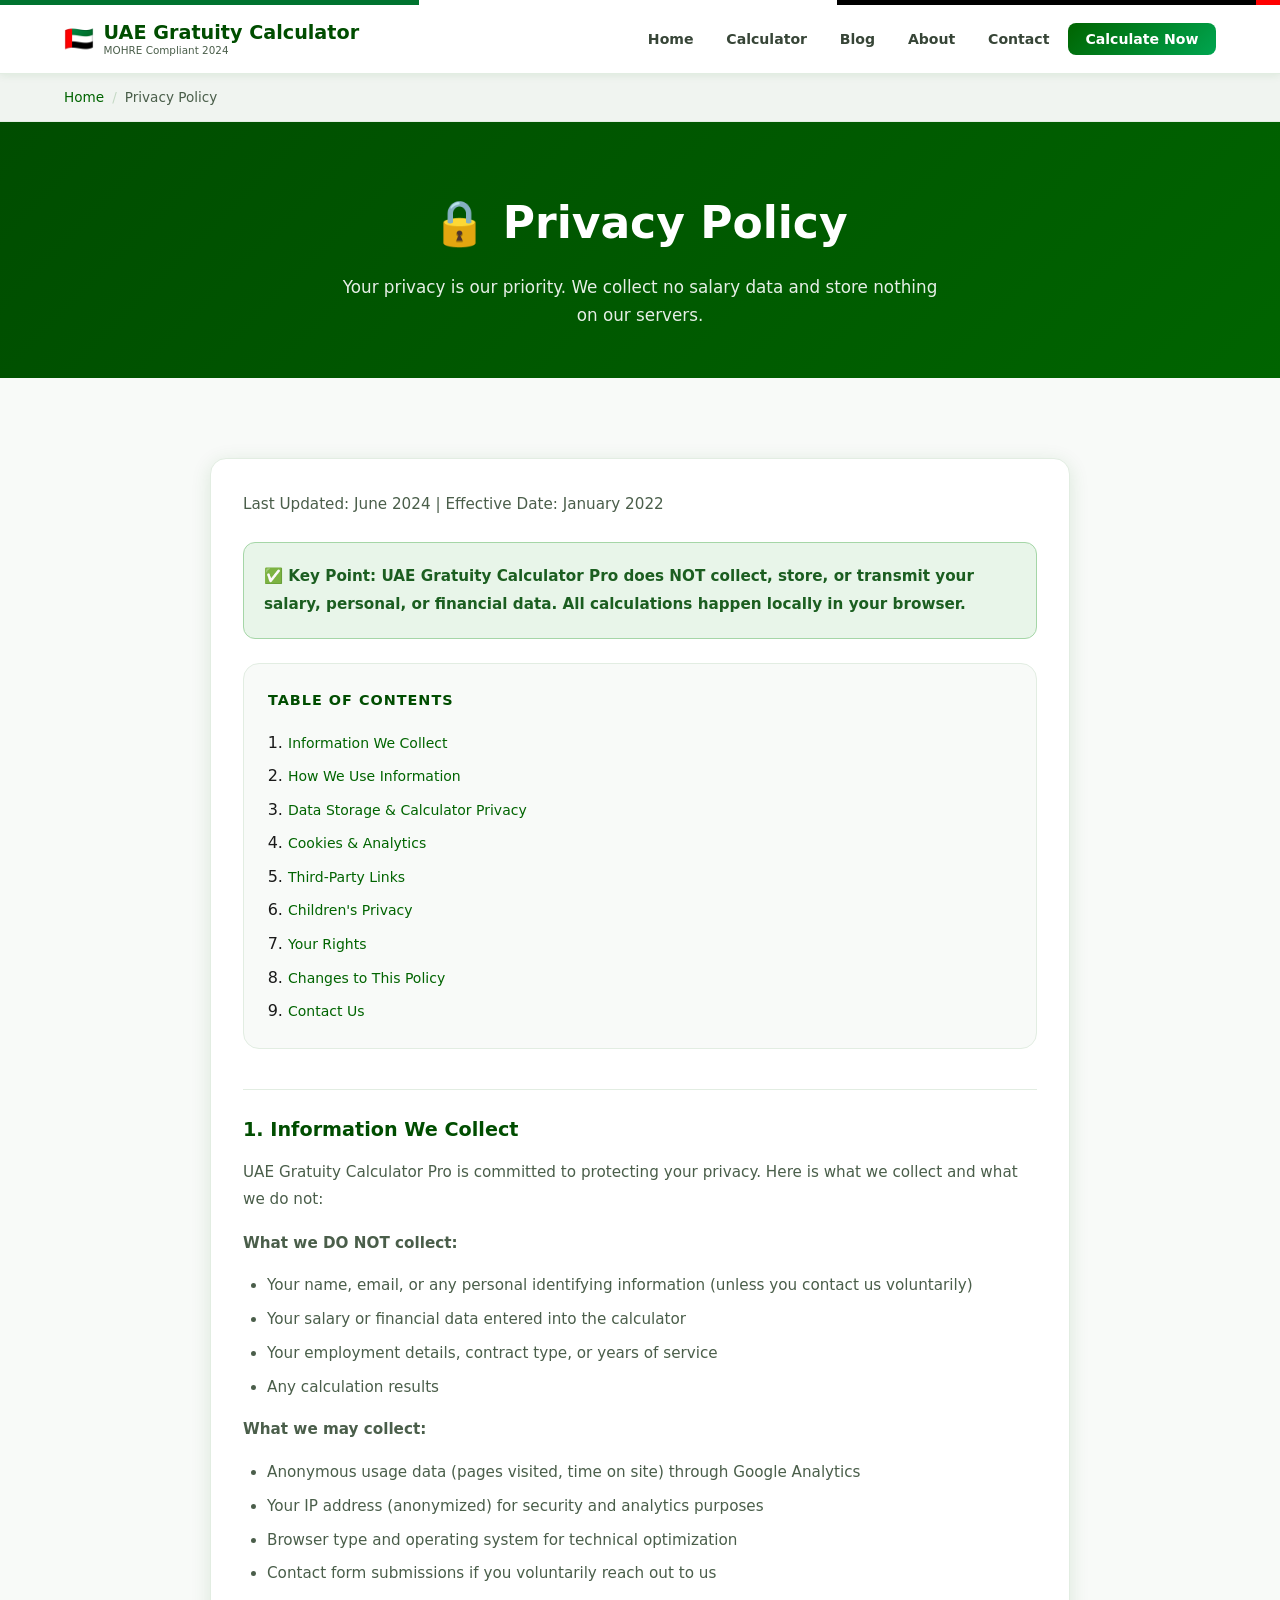
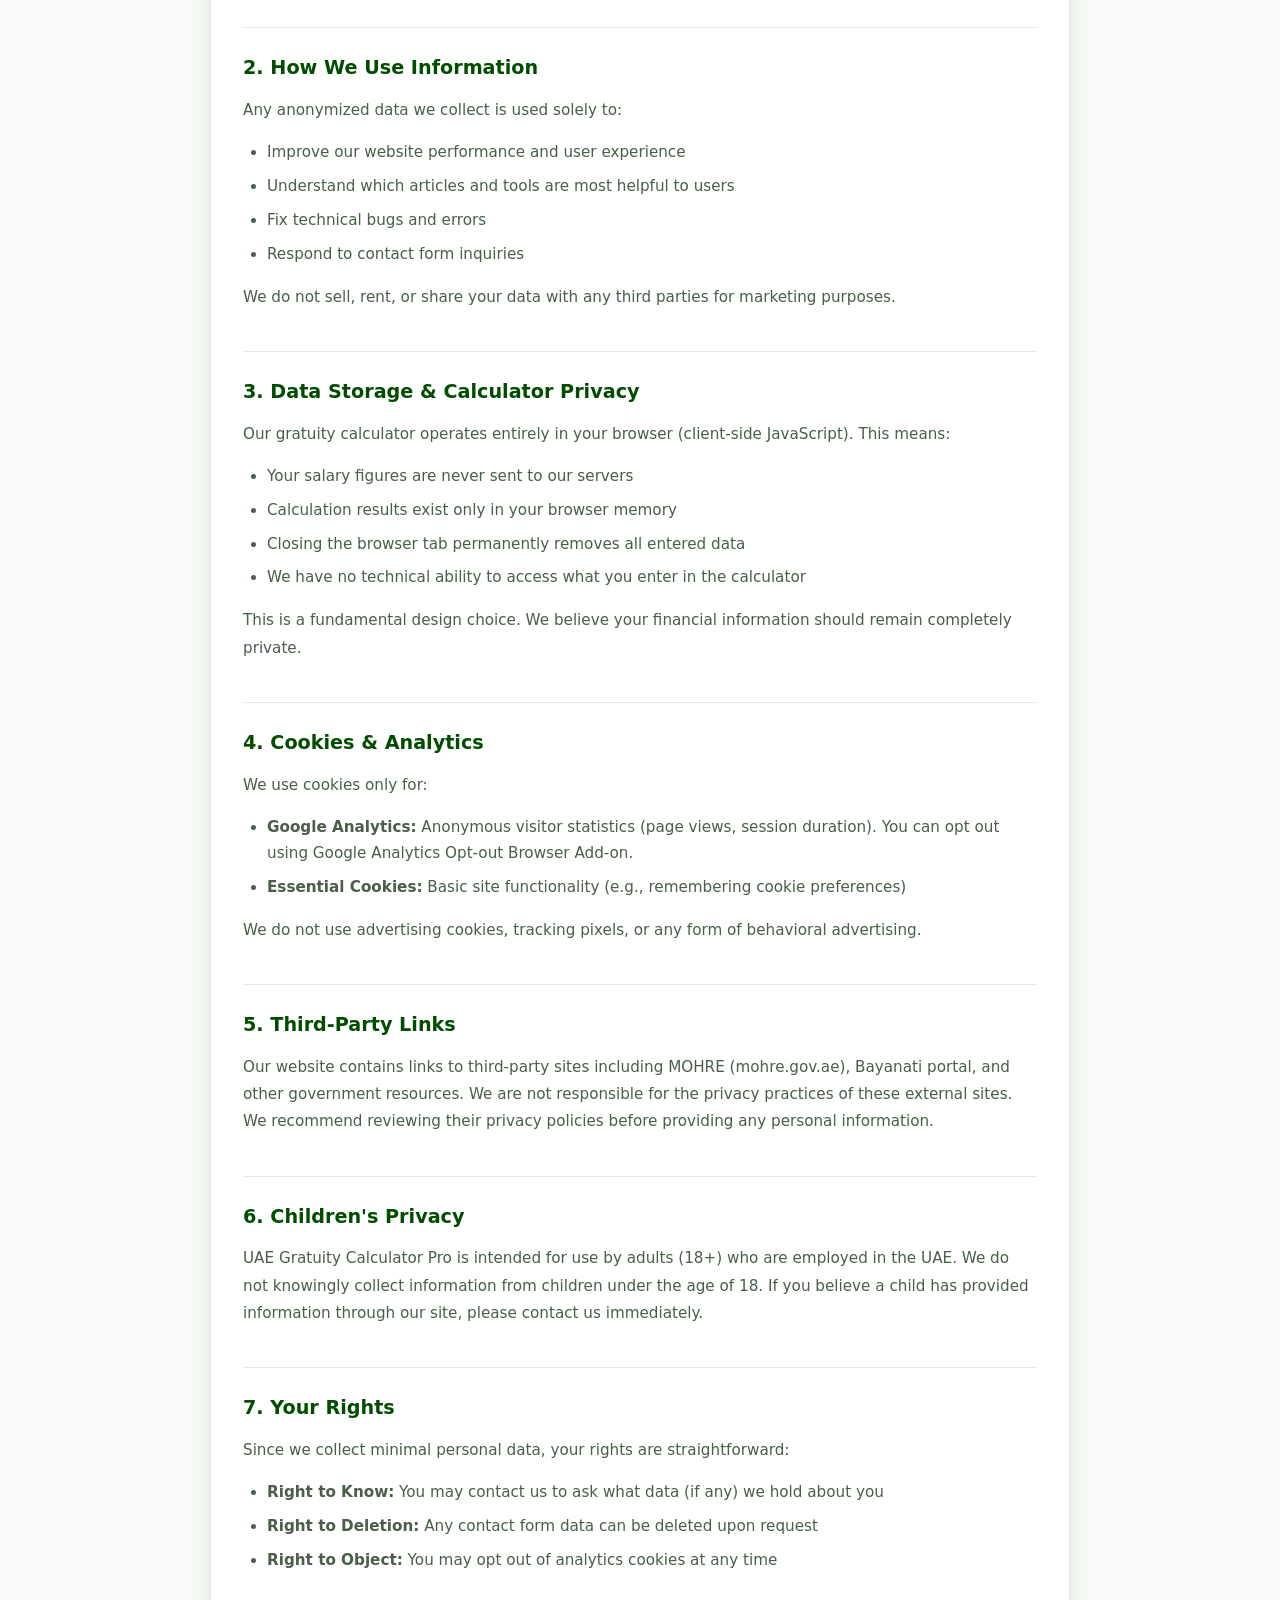
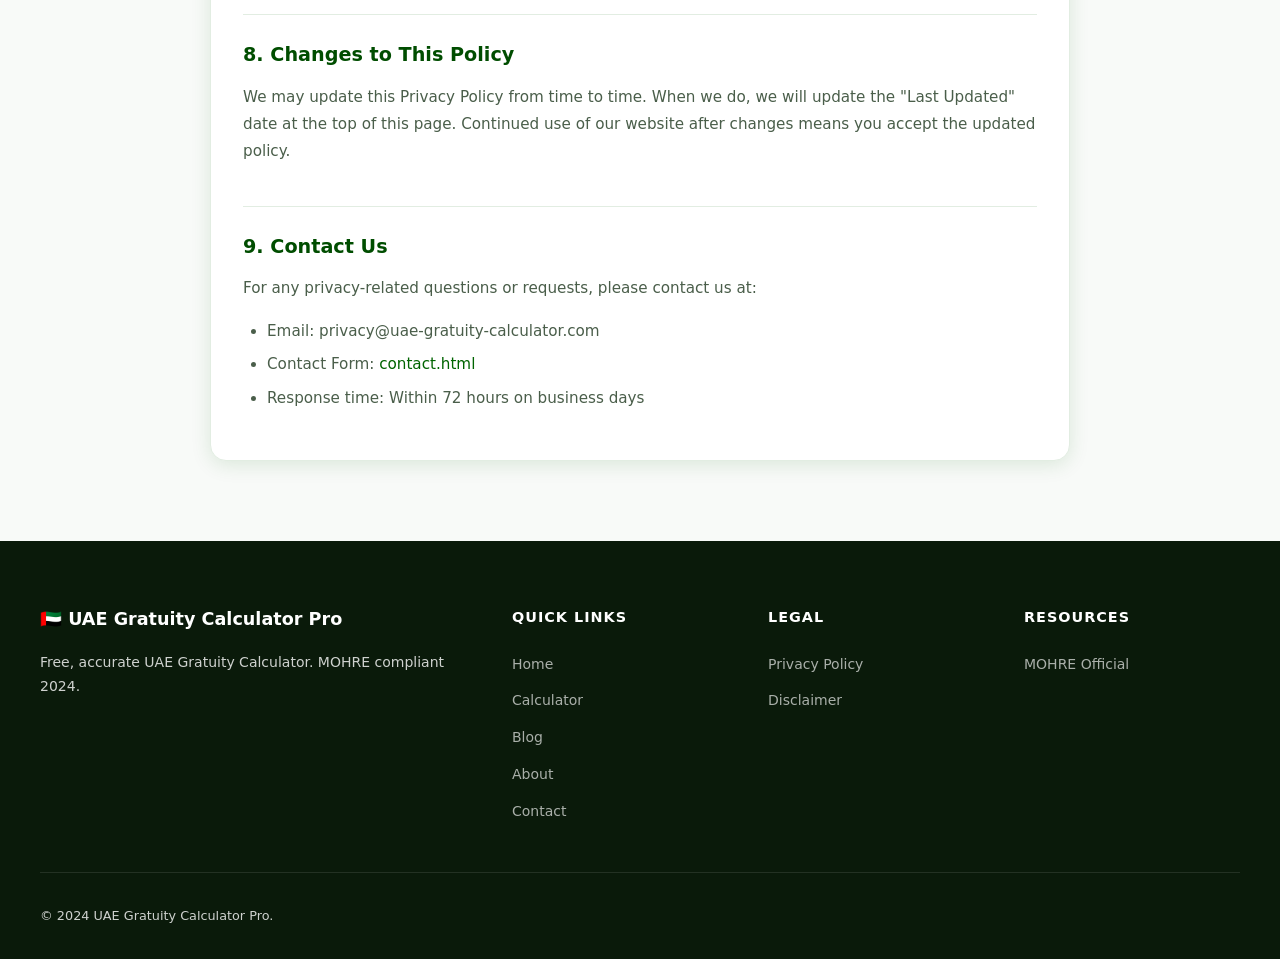
<file: privacy-policy.html>
<!DOCTYPE html>
<html lang="en">
<head>
  <meta charset="UTF-8">
  <meta name="viewport" content="width=device-width, initial-scale=1.0">
  <title>Privacy Policy | UAE Gratuity Calculator Pro</title>
  <meta name="description" content="Privacy Policy for UAE Gratuity Calculator Pro. We never collect or store your salary data. Your information stays completely private on your device.">
  <meta name="robots" content="index, follow">
  <link rel="canonical" href="https://mjunaid8204.github.io/gratuity-calculator-uae-pro/privacy-policy.html">
  <link rel="stylesheet" href="style.css">
  <style>
    .legal-content { max-width: 860px; margin: 0 auto; }
    .legal-content h2 { color: var(--green-dark); font-size: 1.2rem; margin: 2.5rem 0 0.75rem; padding-top: 1.5rem; border-top: 1px solid var(--gray-200); }
    .legal-content h2:first-child { border-top: none; margin-top: 0; padding-top: 0; }
    .legal-content p { color: var(--gray-600); margin-bottom: 1rem; line-height: 1.8; font-size: 0.95rem; }
    .legal-content ul { list-style: disc; padding-left: 1.5rem; color: var(--gray-600); font-size: 0.95rem; margin-bottom: 1rem; }
    .legal-content ul li { margin-bottom: 0.5rem; line-height: 1.7; }
    .legal-toc { background: var(--gray-50); border-radius: var(--radius-lg); padding: 1.5rem; margin-bottom: 2.5rem; border: 1px solid var(--gray-200); }
    .legal-toc h3 { color: var(--green-dark); margin-bottom: 1rem; font-size: 0.9rem; text-transform: uppercase; letter-spacing: 1px; }
    .legal-toc ol { padding-left: 1.25rem; display: flex; flex-direction: column; gap: 0.4rem; }
    .legal-toc ol li a { color: var(--green); font-size: 0.875rem; }
    .highlight-box { background: #e8f5e9; border: 1px solid #a5d6a7; border-radius: var(--radius-md); padding: 1.25rem; margin: 1.5rem 0; }
    .highlight-box p { color: #1b5e20; margin-bottom: 0; font-weight: 600; }
    .last-updated { font-size: 0.8rem; color: var(--gray-600); margin-bottom: 2rem; }
  </style>
</head>
<body>
  <div class="flag-stripe" aria-hidden="true"><span></span><span></span><span></span><span></span></div>
  <nav class="navbar" role="navigation">
    <div class="nav-container">
      <a href="index.html" class="nav-logo"><span class="flag">&#127462;&#127466;</span><div class="logo-text">UAE Gratuity <strong>Calculator</strong><span class="logo-sub">MOHRE Compliant 2024</span></div></a>
      <ul class="nav-links" id="navLinks">
        <li><a href="index.html">Home</a></li><li><a href="calculator.html">Calculator</a></li><li><a href="blog.html">Blog</a></li><li><a href="about.html">About</a></li><li><a href="contact.html">Contact</a></li><li><a href="calculator.html" class="nav-cta">Calculate Now</a></li>
      </ul>
      <button class="hamburger" onclick="document.getElementById('navLinks').classList.toggle('open')" aria-label="Toggle menu"><span></span><span></span><span></span></button>
    </div>
  </nav>
  <nav class="breadcrumb"><div class="container"><ol class="breadcrumb-list"><li><a href="index.html">Home</a></li><li>Privacy Policy</li></ol></div></nav>
  <div class="page-header"><h1>&#128274; Privacy Policy</h1><p>Your privacy is our priority. We collect no salary data and store nothing on our servers.</p></div>
  <section class="section">
    <div class="container">
      <div class="card legal-content">
        <div class="card-body">
          <p class="last-updated">Last Updated: June 2024 | Effective Date: January 2022</p>
          <div class="highlight-box"><p>&#9989; Key Point: UAE Gratuity Calculator Pro does NOT collect, store, or transmit your salary, personal, or financial data. All calculations happen locally in your browser.</p></div>
          <div class="legal-toc">
            <h3>Table of Contents</h3>
            <ol>
              <li><a href="#info-collect">Information We Collect</a></li>
              <li><a href="#how-use">How We Use Information</a></li>
              <li><a href="#data-storage">Data Storage &amp; Calculator Privacy</a></li>
              <li><a href="#cookies">Cookies &amp; Analytics</a></li>
              <li><a href="#third-party">Third-Party Links</a></li>
              <li><a href="#children">Children&apos;s Privacy</a></li>
              <li><a href="#your-rights">Your Rights</a></li>
              <li><a href="#changes">Changes to This Policy</a></li>
              <li><a href="#contact-privacy">Contact Us</a></li>
            </ol>
          </div>
          <h2 id="info-collect">1. Information We Collect</h2>
          <p>UAE Gratuity Calculator Pro is committed to protecting your privacy. Here is what we collect and what we do not:</p>
          <p><strong>What we DO NOT collect:</strong></p>
          <ul>
            <li>Your name, email, or any personal identifying information (unless you contact us voluntarily)</li>
            <li>Your salary or financial data entered into the calculator</li>
            <li>Your employment details, contract type, or years of service</li>
            <li>Any calculation results</li>
          </ul>
          <p><strong>What we may collect:</strong></p>
          <ul>
            <li>Anonymous usage data (pages visited, time on site) through Google Analytics</li>
            <li>Your IP address (anonymized) for security and analytics purposes</li>
            <li>Browser type and operating system for technical optimization</li>
            <li>Contact form submissions if you voluntarily reach out to us</li>
          </ul>
          <h2 id="how-use">2. How We Use Information</h2>
          <p>Any anonymized data we collect is used solely to:</p>
          <ul>
            <li>Improve our website performance and user experience</li>
            <li>Understand which articles and tools are most helpful to users</li>
            <li>Fix technical bugs and errors</li>
            <li>Respond to contact form inquiries</li>
          </ul>
          <p>We do not sell, rent, or share your data with any third parties for marketing purposes.</p>
          <h2 id="data-storage">3. Data Storage &amp; Calculator Privacy</h2>
          <p>Our gratuity calculator operates entirely in your browser (client-side JavaScript). This means:</p>
          <ul>
            <li>Your salary figures are never sent to our servers</li>
            <li>Calculation results exist only in your browser memory</li>
            <li>Closing the browser tab permanently removes all entered data</li>
            <li>We have no technical ability to access what you enter in the calculator</li>
          </ul>
          <p>This is a fundamental design choice. We believe your financial information should remain completely private.</p>
          <h2 id="cookies">4. Cookies &amp; Analytics</h2>
          <p>We use cookies only for:</p>
          <ul>
            <li><strong>Google Analytics:</strong> Anonymous visitor statistics (page views, session duration). You can opt out using Google Analytics Opt-out Browser Add-on.</li>
            <li><strong>Essential Cookies:</strong> Basic site functionality (e.g., remembering cookie preferences)</li>
          </ul>
          <p>We do not use advertising cookies, tracking pixels, or any form of behavioral advertising.</p>
          <h2 id="third-party">5. Third-Party Links</h2>
          <p>Our website contains links to third-party sites including MOHRE (mohre.gov.ae), Bayanati portal, and other government resources. We are not responsible for the privacy practices of these external sites. We recommend reviewing their privacy policies before providing any personal information.</p>
          <h2 id="children">6. Children&apos;s Privacy</h2>
          <p>UAE Gratuity Calculator Pro is intended for use by adults (18+) who are employed in the UAE. We do not knowingly collect information from children under the age of 18. If you believe a child has provided information through our site, please contact us immediately.</p>
          <h2 id="your-rights">7. Your Rights</h2>
          <p>Since we collect minimal personal data, your rights are straightforward:</p>
          <ul>
            <li><strong>Right to Know:</strong> You may contact us to ask what data (if any) we hold about you</li>
            <li><strong>Right to Deletion:</strong> Any contact form data can be deleted upon request</li>
            <li><strong>Right to Object:</strong> You may opt out of analytics cookies at any time</li>
          </ul>
          <h2 id="changes">8. Changes to This Policy</h2>
          <p>We may update this Privacy Policy from time to time. When we do, we will update the "Last Updated" date at the top of this page. Continued use of our website after changes means you accept the updated policy.</p>
          <h2 id="contact-privacy">9. Contact Us</h2>
          <p>For any privacy-related questions or requests, please contact us at:</p>
          <ul>
            <li>Email: privacy@uae-gratuity-calculator.com</li>
            <li>Contact Form: <a href="contact.html">contact.html</a></li>
            <li>Response time: Within 72 hours on business days</li>
          </ul>
        </div>
      </div>
    </div>
  </section>
  <footer role="contentinfo">
    <div class="footer-grid">
      <div class="footer-brand"><div class="logo">&#127462;&#127466; UAE Gratuity Calculator Pro</div><p>Free, accurate UAE Gratuity Calculator. MOHRE compliant 2024.</p></div>
      <div class="footer-col"><h4>Quick Links</h4><ul><li><a href="index.html">Home</a></li><li><a href="calculator.html">Calculator</a></li><li><a href="blog.html">Blog</a></li><li><a href="about.html">About</a></li><li><a href="contact.html">Contact</a></li></ul></div>
      <div class="footer-col"><h4>Legal</h4><ul><li><a href="privacy-policy.html">Privacy Policy</a></li><li><a href="disclaimer.html">Disclaimer</a></li></ul></div>
      <div class="footer-col"><h4>Resources</h4><ul><li><a href="https://mohre.gov.ae" target="_blank" rel="noopener">MOHRE Official</a></li></ul></div>
    </div>
    <div class="footer-bottom"><div>&copy; 2024 UAE Gratuity Calculator Pro.</div></div>
  </footer>
</body>
</html>
</file>
<file: style.css>
/* ============================================
   UAE Gratuity Calculator Pro - Global Stylesheet
   Author: Muhammad Junaid | 2024
   ============================================ */

/* ===== CSS VARIABLES ===== */
:root {
  --green: #006400;
  --green-dark: #004d00;
  --green-light: #00a550;
  --red: #c8102e;
  --gold: #d4af37;
  --black: #1a1a1a;
  --white: #ffffff;
  --gray-50: #f8faf8;
  --gray-100: #f0f4f0;
  --gray-200: #e2ede2;
  --gray-300: #c5d9c5;
  --gray-600: #4a5e4a;
  --gray-700: #374537;
  --shadow-sm: 0 2px 8px rgba(0,100,0,0.08);
  --shadow-md: 0 4px 20px rgba(0,100,0,0.12);
  --shadow-lg: 0 8px 40px rgba(0,100,0,0.18);
  --shadow-xl: 0 20px 60px rgba(0,100,0,0.2);
  --radius-sm: 8px;
  --radius-md: 12px;
  --radius-lg: 16px;
  --radius-xl: 24px;
  --transition: all 0.3s cubic-bezier(0.4, 0, 0.2, 1);
  --font-sans: 'Segoe UI', system-ui, -apple-system, sans-serif;
}

/* ===== RESET ===== */
*, *::before, *::after { box-sizing: border-box; margin: 0; padding: 0; }
html { scroll-behavior: smooth; font-size: 16px; }
body {
  font-family: var(--font-sans);
  background: var(--gray-50);
  color: var(--black);
  line-height: 1.7;
  -webkit-font-smoothing: antialiased;
}
img { max-width: 100%; height: auto; display: block; }
a { color: var(--green); text-decoration: none; transition: var(--transition); }
a:hover { color: var(--green-light); }

/* ===== UAE FLAG STRIPE ===== */
.flag-stripe {
  display: flex;
  height: 5px;
  position: sticky;
  top: 0;
  z-index: 1000;
}
.flag-stripe span:nth-child(1) { background: #00732f; flex: 1; }
.flag-stripe span:nth-child(2) { background: #ffffff; flex: 1; }
.flag-stripe span:nth-child(3) { background: #000000; flex: 1; }
.flag-stripe span:nth-child(4) { background: #ff0000; width: 24px; }

/* ===== NAVBAR ===== */
.navbar {
  background: var(--white);
  border-bottom: 1px solid var(--gray-200);
  position: sticky;
  top: 5px;
  z-index: 999;
  box-shadow: var(--shadow-sm);
}
.nav-container {
  max-width: 1200px;
  margin: 0 auto;
  padding: 0 1.5rem;
  display: flex;
  align-items: center;
  justify-content: space-between;
  height: 68px;
}
.nav-logo {
  display: flex;
  align-items: center;
  gap: 0.6rem;
  font-size: 1.2rem;
  font-weight: 800;
  color: var(--green-dark);
  text-decoration: none;
}
.nav-logo span.flag { font-size: 1.5rem; }
.nav-logo .logo-text { line-height: 1.2; }
.nav-logo .logo-sub { font-size: 0.65rem; color: var(--gray-600); font-weight: 400; display: block; }
.nav-links { display: flex; align-items: center; gap: 0.25rem; list-style: none; }
.nav-links a {
  padding: 0.5rem 0.9rem;
  border-radius: var(--radius-sm);
  font-weight: 600;
  font-size: 0.88rem;
  color: var(--gray-700);
  transition: var(--transition);
}
.nav-links a:hover, .nav-links a.active {
  background: var(--gray-100);
  color: var(--green);
}
.nav-cta {
  background: linear-gradient(135deg, var(--green), var(--green-light)) !important;
  color: var(--white) !important;
  border-radius: var(--radius-sm) !important;
  padding: 0.5rem 1.1rem !important;
}
.nav-cta:hover { transform: translateY(-1px); box-shadow: 0 4px 12px rgba(0,100,0,0.3) !important; }
.hamburger { display: none; flex-direction: column; gap: 5px; cursor: pointer; padding: 5px; }
.hamburger span { width: 24px; height: 2px; background: var(--gray-700); border-radius: 2px; transition: var(--transition); }

/* ===== HERO SECTION ===== */
.hero {
  background: linear-gradient(135deg, var(--green-dark) 0%, var(--green) 50%, #005c00 100%);
  position: relative;
  overflow: hidden;
  padding: 5rem 1.5rem 4rem;
  text-align: center;
  color: white;
}
.hero::before {
  content: '';
  position: absolute;
  inset: 0;
  background: url("data:image/svg+xml,%3Csvg xmlns='http://www.w3.org/2000/svg' width='100' height='100'%3E%3Ccircle cx='50' cy='50' r='40' fill='none' stroke='rgba(255,255,255,0.05)' stroke-width='1'/%3E%3C/svg%3E") repeat;
  animation: bgMove 20s linear infinite;
}
@keyframes bgMove { from { background-position: 0 0; } to { background-position: 100px 100px; } }
.hero-content { position: relative; z-index: 2; max-width: 800px; margin: 0 auto; }
.hero-badge {
  display: inline-flex;
  align-items: center;
  gap: 0.4rem;
  background: rgba(255,255,255,0.15);
  backdrop-filter: blur(10px);
  border: 1px solid rgba(255,255,255,0.25);
  border-radius: 50px;
  padding: 0.4rem 1rem;
  font-size: 0.8rem;
  font-weight: 600;
  margin-bottom: 1.5rem;
  color: rgba(255,255,255,0.95);
}
.hero h1 {
  font-size: clamp(2rem, 5vw, 3.5rem);
  font-weight: 900;
  line-height: 1.15;
  margin-bottom: 1rem;
  text-shadow: 0 2px 20px rgba(0,0,0,0.2);
}
.hero h1 .highlight {
  background: linear-gradient(135deg, var(--gold), #f0d060);
  -webkit-background-clip: text;
  -webkit-text-fill-color: transparent;
  background-clip: text;
}
.hero p {
  font-size: clamp(1rem, 2.5vw, 1.2rem);
  opacity: 0.9;
  margin-bottom: 2rem;
  max-width: 600px;
  margin-left: auto;
  margin-right: auto;
}
.hero-stats {
  display: flex;
  justify-content: center;
  gap: 2rem;
  flex-wrap: wrap;
  margin-top: 2rem;
}
.hero-stat {
  text-align: center;
  background: rgba(255,255,255,0.1);
  backdrop-filter: blur(10px);
  border: 1px solid rgba(255,255,255,0.2);
  border-radius: var(--radius-md);
  padding: 1rem 1.5rem;
  min-width: 120px;
}
.hero-stat .num { font-size: 1.8rem; font-weight: 800; color: var(--gold); display: block; }
.hero-stat .lbl { font-size: 0.75rem; opacity: 0.85; }
.hero-buttons { display: flex; gap: 1rem; justify-content: center; flex-wrap: wrap; margin-top: 2rem; }

/* ===== BUTTONS ===== */
.btn {
  display: inline-flex;
  align-items: center;
  gap: 0.5rem;
  padding: 0.85rem 2rem;
  border-radius: var(--radius-sm);
  font-weight: 700;
  font-size: 1rem;
  cursor: pointer;
  transition: var(--transition);
  border: 2px solid transparent;
  text-decoration: none;
}
.btn-primary {
  background: linear-gradient(135deg, var(--green), var(--green-light));
  color: white;
  box-shadow: 0 4px 15px rgba(0,100,0,0.3);
}
.btn-primary:hover { transform: translateY(-2px); box-shadow: 0 8px 25px rgba(0,100,0,0.4); color: white; }
.btn-secondary {
  background: transparent;
  color: white;
  border-color: rgba(255,255,255,0.6);
}
.btn-secondary:hover { background: rgba(255,255,255,0.15); color: white; }
.btn-outline {
  background: white;
  color: var(--green);
  border-color: var(--green);
}
.btn-outline:hover { background: var(--green); color: white; }
.btn-full { width: 100%; justify-content: center; }
.btn-lg { padding: 1rem 2.5rem; font-size: 1.1rem; }
.btn-sm { padding: 0.5rem 1.2rem; font-size: 0.875rem; }

/* ===== CONTAINER ===== */
.container { max-width: 1200px; margin: 0 auto; padding: 0 1.5rem; }
.section { padding: 5rem 0; }
.section-sm { padding: 3rem 0; }
.section-header { text-align: center; margin-bottom: 3rem; }
.section-label {
  display: inline-block;
  background: var(--gray-100);
  color: var(--green);
  font-size: 0.8rem;
  font-weight: 700;
  letter-spacing: 1px;
  text-transform: uppercase;
  padding: 0.4rem 1rem;
  border-radius: 50px;
  margin-bottom: 1rem;
}
.section-title { font-size: clamp(1.75rem, 3vw, 2.5rem); font-weight: 800; color: var(--black); margin-bottom: 1rem; line-height: 1.2; }
.section-desc { font-size: 1.05rem; color: var(--gray-600); max-width: 600px; margin: 0 auto; }

/* ===== CARDS ===== */
.card {
  background: var(--white);
  border-radius: var(--radius-lg);
  box-shadow: var(--shadow-md);
  border: 1px solid var(--gray-200);
  overflow: hidden;
  transition: var(--transition);
}
.card:hover { box-shadow: var(--shadow-lg); transform: translateY(-3px); }
.card-body { padding: 2rem; }
.card-header { padding: 1.5rem 2rem; border-bottom: 2px solid var(--gray-100); }
.card-header h2, .card-header h3 {
  color: var(--green-dark);
  font-size: 1.3rem;
  font-weight: 700;
  display: flex;
  align-items: center;
  gap: 0.5rem;
}

/* ===== CALCULATOR CARD ===== */
.calc-card { max-width: 800px; margin: 0 auto; }
.form-grid { display: grid; grid-template-columns: repeat(auto-fit, minmax(220px, 1fr)); gap: 1.25rem; }
.form-group { display: flex; flex-direction: column; gap: 0.4rem; }
.form-label { font-weight: 600; font-size: 0.875rem; color: var(--gray-600); }
.form-label .required { color: var(--red); margin-left: 2px; }
.form-control {
  padding: 0.8rem 1rem;
  border: 2px solid var(--gray-200);
  border-radius: var(--radius-sm);
  font-size: 1rem;
  color: var(--black);
  background: var(--gray-50);
  transition: var(--transition);
  width: 100%;
  font-family: var(--font-sans);
}
.form-control:focus {
  outline: none;
  border-color: var(--green);
  box-shadow: 0 0 0 4px rgba(0,100,0,0.08);
  background: var(--white);
}
.form-hint { font-size: 0.78rem; color: var(--gray-600); margin-top: 0.2rem; }

/* ===== RESULT ===== */
.result-box {
  display: none;
  background: linear-gradient(135deg, #e8f5e9 0%, #f1f8e9 100%);
  border: 2px solid #4caf50;
  border-radius: var(--radius-lg);
  padding: 2rem;
  margin-top: 1.5rem;
  animation: slideIn 0.4s ease;
}
.result-box.show { display: block; }
@keyframes slideIn {
  from { opacity: 0; transform: translateY(-15px); }
  to { opacity: 1; transform: translateY(0); }
}
.result-label { font-weight: 700; color: #2e7d32; margin-bottom: 0.75rem; font-size: 0.9rem; text-transform: uppercase; letter-spacing: 1px; }
.result-amount {
  font-size: clamp(2rem, 5vw, 3rem);
  font-weight: 900;
  color: var(--green-dark);
  text-align: center;
  padding: 1.25rem;
  background: white;
  border-radius: var(--radius-md);
  margin: 1rem 0;
  box-shadow: var(--shadow-sm);
  letter-spacing: -1px;
}
.result-grid { display: grid; grid-template-columns: repeat(auto-fit, minmax(150px, 1fr)); gap: 0.75rem; }
.result-item {
  background: white;
  padding: 0.85rem 1rem;
  border-radius: var(--radius-sm);
  border-left: 4px solid var(--green);
}
.result-item-label { font-size: 0.75rem; color: var(--gray-600); margin-bottom: 0.2rem; text-transform: uppercase; letter-spacing: 0.5px; }
.result-item-value { font-weight: 700; color: var(--black); font-size: 1rem; }
.result-disclaimer { font-size: 0.78rem; color: var(--gray-600); margin-top: 1rem; padding: 0.75rem 1rem; background: rgba(0,0,0,0.03); border-radius: var(--radius-sm); }

/* ===== ERROR ===== */
.error-box {
  display: none;
  background: #fff5f5;
  border: 2px solid #ef5350;
  border-radius: var(--radius-sm);
  padding: 0.85rem 1rem;
  margin-top: 1rem;
  color: #c62828;
  font-weight: 600;
  font-size: 0.9rem;
  align-items: center;
  gap: 0.5rem;
}
.error-box.show { display: flex; }

/* ===== FEATURES GRID ===== */
.features-grid { display: grid; grid-template-columns: repeat(auto-fit, minmax(280px, 1fr)); gap: 1.5rem; }
.feature-card {
  background: var(--white);
  border-radius: var(--radius-lg);
  padding: 2rem;
  border: 1px solid var(--gray-200);
  box-shadow: var(--shadow-sm);
  transition: var(--transition);
  position: relative;
  overflow: hidden;
}
.feature-card::before {
  content: '';
  position: absolute;
  top: 0; left: 0; right: 0;
  height: 3px;
  background: linear-gradient(90deg, var(--green), var(--green-light));
}
.feature-card:hover { box-shadow: var(--shadow-md); transform: translateY(-3px); }
.feature-icon {
  width: 52px; height: 52px;
  background: var(--gray-100);
  border-radius: var(--radius-md);
  display: flex;
  align-items: center;
  justify-content: center;
  font-size: 1.5rem;
  margin-bottom: 1.25rem;
}
.feature-card h3 { font-size: 1.05rem; font-weight: 700; color: var(--black); margin-bottom: 0.5rem; }
.feature-card p { font-size: 0.9rem; color: var(--gray-600); line-height: 1.6; }

/* ===== FORMULA TABLE ===== */
.table-wrapper { overflow-x: auto; border-radius: var(--radius-md); box-shadow: var(--shadow-sm); }
table { width: 100%; border-collapse: collapse; background: white; }
thead { background: var(--green-dark); color: white; }
th { padding: 1rem 1.25rem; text-align: left; font-weight: 700; font-size: 0.875rem; text-transform: uppercase; letter-spacing: 0.5px; }
td { padding: 0.9rem 1.25rem; border-bottom: 1px solid var(--gray-100); font-size: 0.9rem; }
tbody tr:last-child td { border-bottom: none; }
tbody tr:nth-child(even) { background: var(--gray-50); }
tbody tr:hover { background: var(--gray-100); }
.tag-badge {
  display: inline-block;
  padding: 0.2rem 0.7rem;
  border-radius: 50px;
  font-size: 0.75rem;
  font-weight: 700;
}
.tag-full { background: #e8f5e9; color: #2e7d32; }
.tag-partial { background: #fff8e1; color: #f57f17; }
.tag-none { background: #ffebee; color: #c62828; }

/* ===== FAQ ===== */
.faq-list { display: flex; flex-direction: column; gap: 0.75rem; max-width: 860px; margin: 0 auto; }
details.faq-item {
  background: var(--white);
  border-radius: var(--radius-md);
  border: 1px solid var(--gray-200);
  overflow: hidden;
  transition: var(--transition);
}
details.faq-item[open] { box-shadow: var(--shadow-md); border-color: var(--green); }
details.faq-item summary {
  padding: 1.25rem 1.5rem;
  cursor: pointer;
  font-weight: 700;
  color: var(--black);
  list-style: none;
  display: flex;
  align-items: center;
  justify-content: space-between;
  gap: 1rem;
  font-size: 0.95rem;
  user-select: none;
}
details.faq-item summary::after {
  content: '+';
  font-size: 1.3rem;
  color: var(--green);
  font-weight: 400;
  flex-shrink: 0;
  transition: var(--transition);
}
details.faq-item[open] summary::after { content: '-'; }
details.faq-item .faq-body { padding: 0 1.5rem 1.25rem; color: var(--gray-600); font-size: 0.92rem; line-height: 1.7; }

/* ===== BLOG ===== */
.blog-grid { display: grid; grid-template-columns: repeat(auto-fit, minmax(300px, 1fr)); gap: 1.75rem; }
.blog-card {
  background: var(--white);
  border-radius: var(--radius-lg);
  overflow: hidden;
  box-shadow: var(--shadow-sm);
  border: 1px solid var(--gray-200);
  transition: var(--transition);
  display: flex;
  flex-direction: column;
}
.blog-card:hover { box-shadow: var(--shadow-lg); transform: translateY(-4px); }
.blog-card-img {
  height: 200px;
  background: linear-gradient(135deg, var(--green-dark), var(--green-light));
  display: flex;
  align-items: center;
  justify-content: center;
  font-size: 3.5rem;
  position: relative;
  overflow: hidden;
}
.blog-card-img::after {
  content: '';
  position: absolute;
  inset: 0;
  background: linear-gradient(to bottom, transparent 50%, rgba(0,0,0,0.3));
}
.blog-card-body { padding: 1.5rem; flex: 1; display: flex; flex-direction: column; }
.blog-meta { display: flex; align-items: center; gap: 0.75rem; margin-bottom: 0.75rem; flex-wrap: wrap; }
.blog-tag { font-size: 0.72rem; font-weight: 700; text-transform: uppercase; letter-spacing: 0.5px; color: var(--green); background: var(--gray-100); padding: 0.2rem 0.7rem; border-radius: 50px; }
.blog-date { font-size: 0.78rem; color: var(--gray-600); }
.blog-card h3 { font-size: 1.05rem; font-weight: 700; color: var(--black); margin-bottom: 0.6rem; line-height: 1.4; }
.blog-card p { font-size: 0.875rem; color: var(--gray-600); line-height: 1.6; flex: 1; }
.blog-card .read-more { display: inline-flex; align-items: center; gap: 0.3rem; margin-top: 1.25rem; color: var(--green); font-weight: 700; font-size: 0.875rem; }
.blog-card .read-more:hover { gap: 0.6rem; }

/* ===== STATS SECTION ===== */
.stats-grid { display: grid; grid-template-columns: repeat(auto-fit, minmax(200px, 1fr)); gap: 1.5rem; }
.stat-card { text-align: center; padding: 2rem 1rem; background: white; border-radius: var(--radius-lg); box-shadow: var(--shadow-sm); border: 1px solid var(--gray-200); }
.stat-number { font-size: 2.5rem; font-weight: 900; color: var(--green); line-height: 1; margin-bottom: 0.5rem; }
.stat-label { font-size: 0.875rem; color: var(--gray-600); }

/* ===== TRUST BADGES ===== */
.trust-bar { background: var(--green-dark); padding: 1.25rem 1.5rem; }
.trust-bar-inner { display: flex; justify-content: center; align-items: center; gap: 2rem; flex-wrap: wrap; max-width: 1200px; margin: 0 auto; }
.trust-item { display: flex; align-items: center; gap: 0.5rem; color: rgba(255,255,255,0.9); font-size: 0.85rem; font-weight: 600; }
.trust-icon { font-size: 1.1rem; }

/* ===== CTA SECTION ===== */
.cta-section {
  background: linear-gradient(135deg, var(--green-dark), var(--green));
  color: white;
  text-align: center;
  padding: 5rem 1.5rem;
  position: relative;
  overflow: hidden;
}
.cta-section h2 { font-size: clamp(1.75rem, 3vw, 2.5rem); font-weight: 800; margin-bottom: 1rem; }
.cta-section p { opacity: 0.9; max-width: 600px; margin: 0 auto 2rem; font-size: 1.05rem; }

/* ===== BREADCRUMB ===== */
.breadcrumb { background: var(--gray-100); padding: 0.75rem 0; border-bottom: 1px solid var(--gray-200); }
.breadcrumb-list { display: flex; align-items: center; gap: 0.5rem; list-style: none; font-size: 0.85rem; flex-wrap: wrap; }
.breadcrumb-list li::after { content: '/'; color: var(--gray-300); margin-left: 0.5rem; }
.breadcrumb-list li:last-child::after { display: none; }
.breadcrumb-list a { color: var(--green); }
.breadcrumb-list li:last-child { color: var(--gray-600); }

/* ===== PAGE HEADER ===== */
.page-header {
  background: linear-gradient(135deg, var(--green-dark) 0%, var(--green) 100%);
  color: white;
  padding: 4rem 1.5rem 3rem;
  text-align: center;
}
.page-header h1 { font-size: clamp(1.75rem, 4vw, 2.75rem); font-weight: 900; margin-bottom: 0.75rem; }
.page-header p { opacity: 0.9; max-width: 600px; margin: 0 auto; font-size: 1.05rem; }

/* ===== TEAM / ABOUT ===== */
.team-grid { display: grid; grid-template-columns: repeat(auto-fit, minmax(250px, 1fr)); gap: 1.5rem; }
.team-card { text-align: center; padding: 2.5rem 1.5rem; background: white; border-radius: var(--radius-lg); box-shadow: var(--shadow-sm); border: 1px solid var(--gray-200); }
.team-avatar { width: 80px; height: 80px; border-radius: 50%; background: linear-gradient(135deg, var(--green), var(--green-light)); display: flex; align-items: center; justify-content: center; font-size: 2rem; margin: 0 auto 1rem; }
.team-name { font-weight: 700; font-size: 1.1rem; color: var(--black); margin-bottom: 0.3rem; }
.team-role { font-size: 0.875rem; color: var(--green); font-weight: 600; margin-bottom: 0.75rem; }
.team-bio { font-size: 0.875rem; color: var(--gray-600); line-height: 1.6; }

/* ===== CONTACT FORM ===== */
.contact-grid { display: grid; grid-template-columns: 1fr 1.5fr; gap: 3rem; align-items: start; }
.contact-info { display: flex; flex-direction: column; gap: 1.5rem; }
.contact-item { display: flex; gap: 1rem; align-items: flex-start; }
.contact-icon { width: 48px; height: 48px; border-radius: var(--radius-md); background: var(--gray-100); display: flex; align-items: center; justify-content: center; font-size: 1.25rem; flex-shrink: 0; }
.contact-item h4 { font-weight: 700; margin-bottom: 0.2rem; }
.contact-item p { font-size: 0.9rem; color: var(--gray-600); }
.contact-form { display: flex; flex-direction: column; gap: 1.25rem; }
textarea.form-control { resize: vertical; min-height: 140px; }

/* ===== FOOTER ===== */
footer {
  background: #0a1a0a;
  color: rgba(255,255,255,0.8);
  padding: 4rem 1.5rem 2rem;
}
.footer-grid { display: grid; grid-template-columns: 2fr 1fr 1fr 1fr; gap: 2.5rem; max-width: 1200px; margin: 0 auto 3rem; }
.footer-brand .logo { font-size: 1.1rem; font-weight: 800; color: white; margin-bottom: 1rem; display: flex; align-items: center; gap: 0.5rem; }
.footer-brand p { font-size: 0.875rem; line-height: 1.7; margin-bottom: 1.5rem; }
.footer-col h4 { font-weight: 700; color: white; margin-bottom: 1.25rem; font-size: 0.9rem; text-transform: uppercase; letter-spacing: 1px; }
.footer-col ul { list-style: none; display: flex; flex-direction: column; gap: 0.6rem; }
.footer-col ul a { font-size: 0.875rem; color: rgba(255,255,255,0.65); transition: var(--transition); }
.footer-col ul a:hover { color: var(--green-light); padding-left: 4px; }
.footer-bottom { max-width: 1200px; margin: 0 auto; padding-top: 2rem; border-top: 1px solid rgba(255,255,255,0.1); display: flex; justify-content: space-between; align-items: center; flex-wrap: wrap; gap: 1rem; font-size: 0.8rem; }
.footer-bottom a { color: rgba(255,255,255,0.6); }
.footer-bottom a:hover { color: var(--green-light); }

/* ===== RESPONSIVE ===== */
@media (max-width: 768px) {
  .nav-links { display: none; position: fixed; inset: 0; top: 73px; background: white; flex-direction: column; padding: 2rem; gap: 0.5rem; z-index: 998; overflow-y: auto; }
  .nav-links.open { display: flex; }
  .hamburger { display: flex; }
  .hero { padding: 3.5rem 1rem 3rem; }
  .hero-stats { gap: 1rem; }
  .contact-grid { grid-template-columns: 1fr; }
  .footer-grid { grid-template-columns: 1fr 1fr; }
  .section { padding: 3.5rem 0; }
}
@media (max-width: 480px) {
  .footer-grid { grid-template-columns: 1fr; }
  .result-amount { font-size: 1.75rem; }
  .hero h1 { font-size: 1.75rem; }
  .hero-buttons { flex-direction: column; align-items: center; }
}

/* ===== UTILITIES ===== */
.text-center { text-align: center; }
.text-green { color: var(--green); }
.text-gold { color: var(--gold); }
.bg-gray { background: var(--gray-100); }
.bg-green { background: var(--green); }
.mt-1 { margin-top: 0.5rem; }
.mt-2 { margin-top: 1rem; }
.mt-3 { margin-top: 1.5rem; }
.mt-4 { margin-top: 2rem; }
.mb-0 { margin-bottom: 0 !important; }
.grid-2 { display: grid; grid-template-columns: repeat(auto-fit, minmax(280px, 1fr)); gap: 2rem; }
.flex-center { display: flex; align-items: center; justify-content: center; }
.gap-1 { gap: 0.5rem; }
.font-bold { font-weight: 700; }
.hidden { display: none !important; }
.sr-only { position: absolute; width: 1px; height: 1px; padding: 0; margin: -1px; overflow: hidden; clip: rect(0,0,0,0); border: 0; }
</file>
